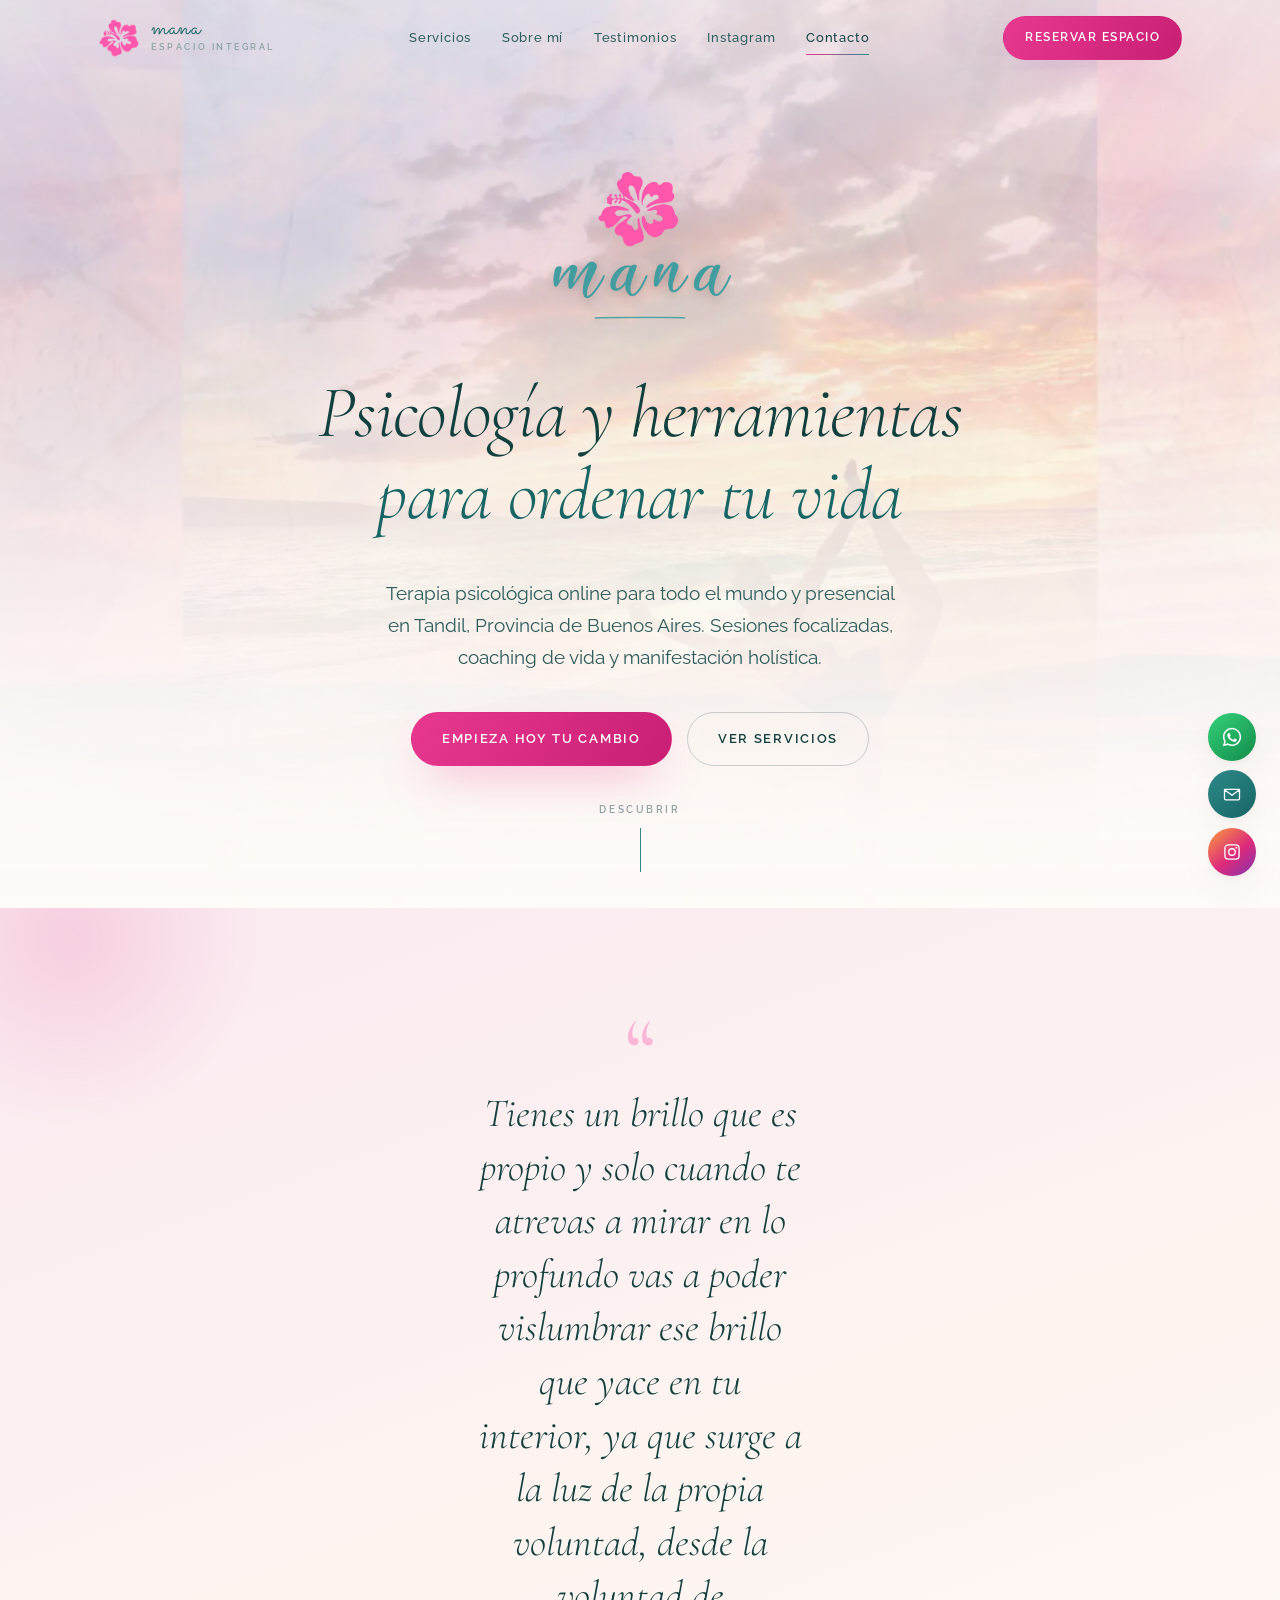
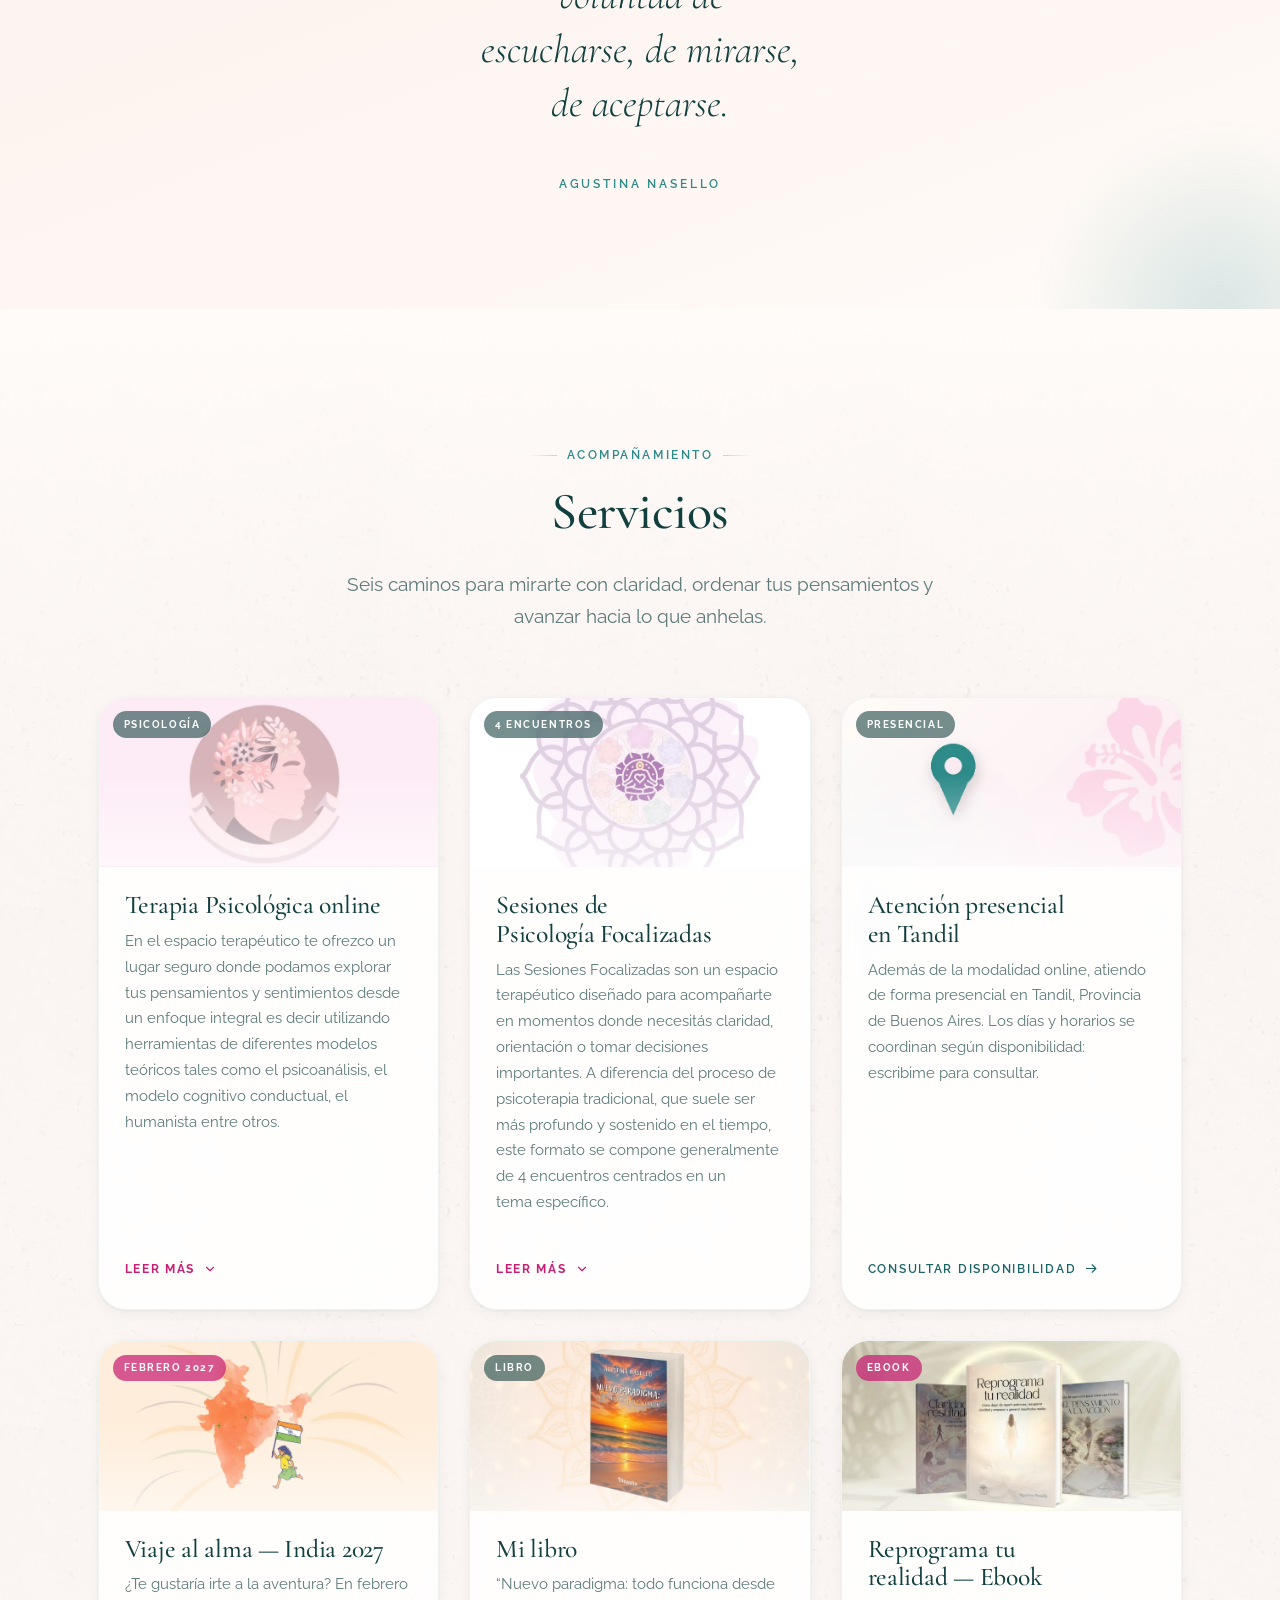
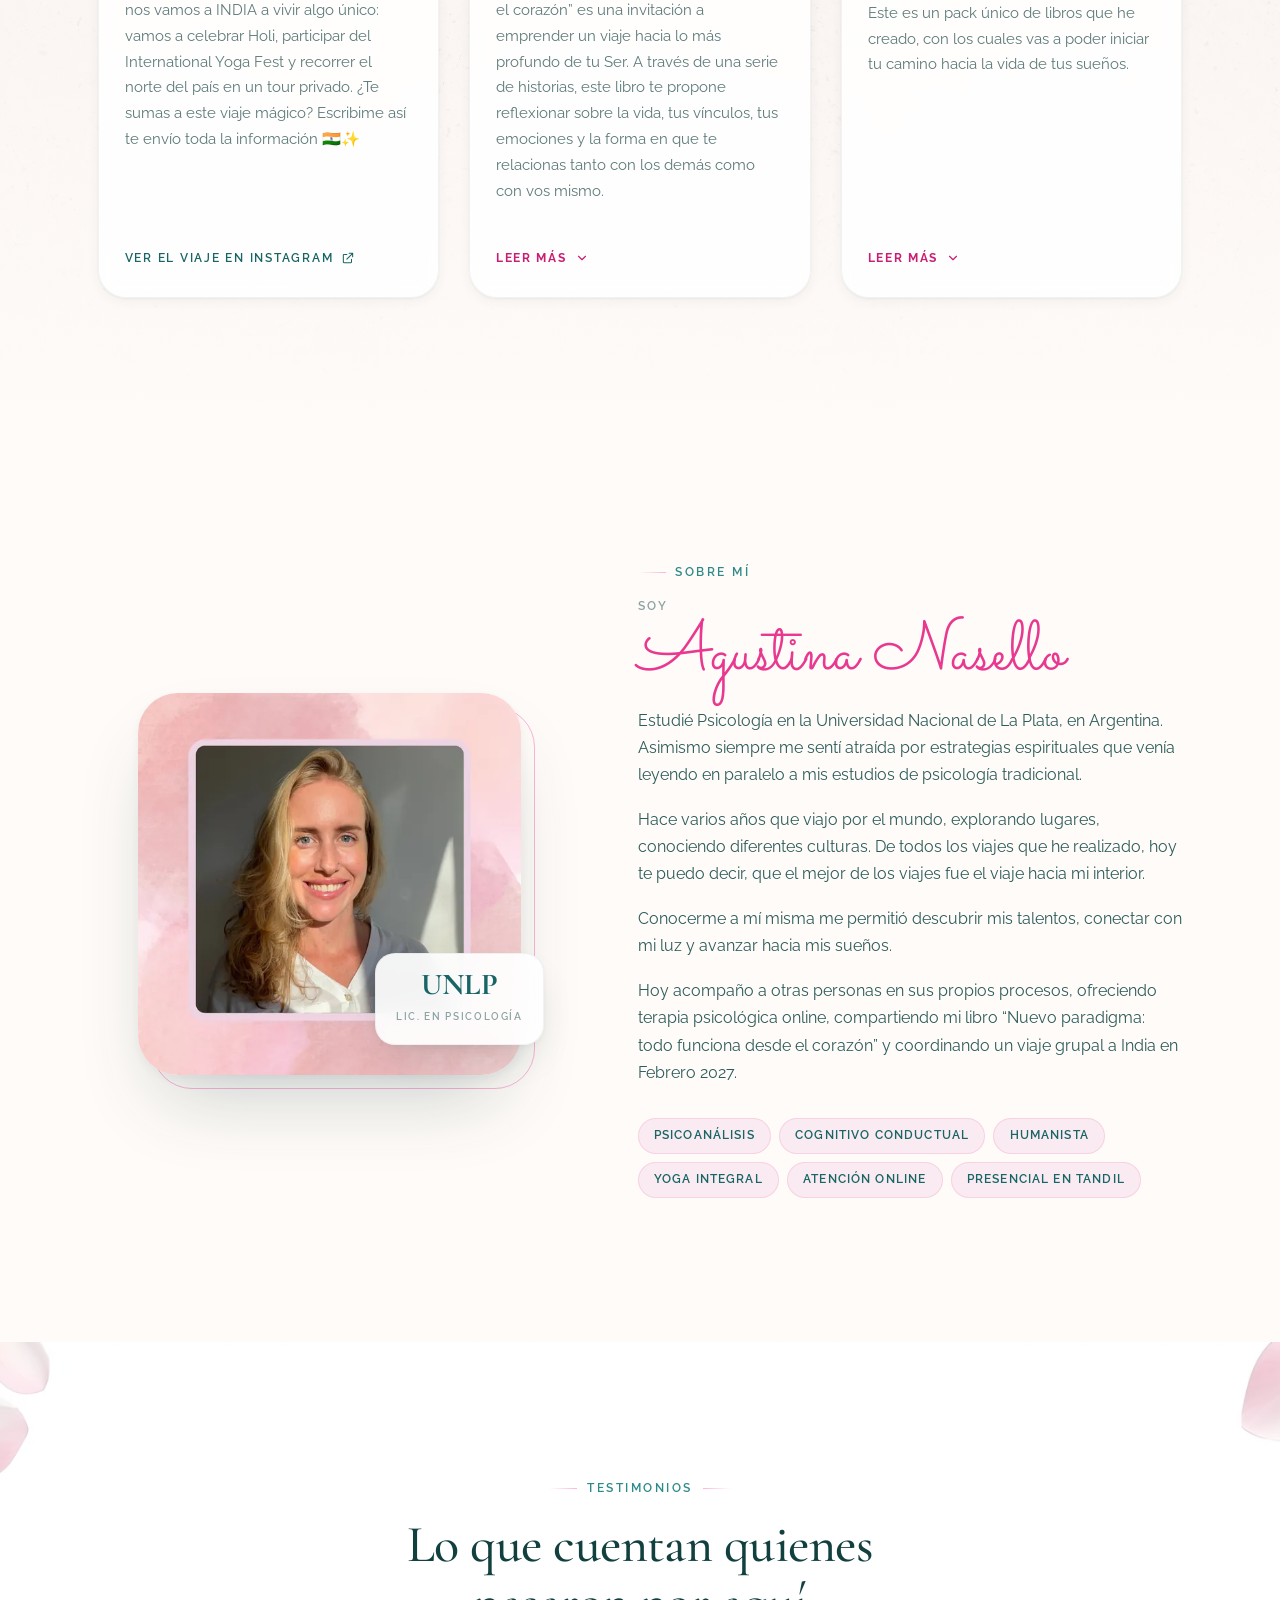
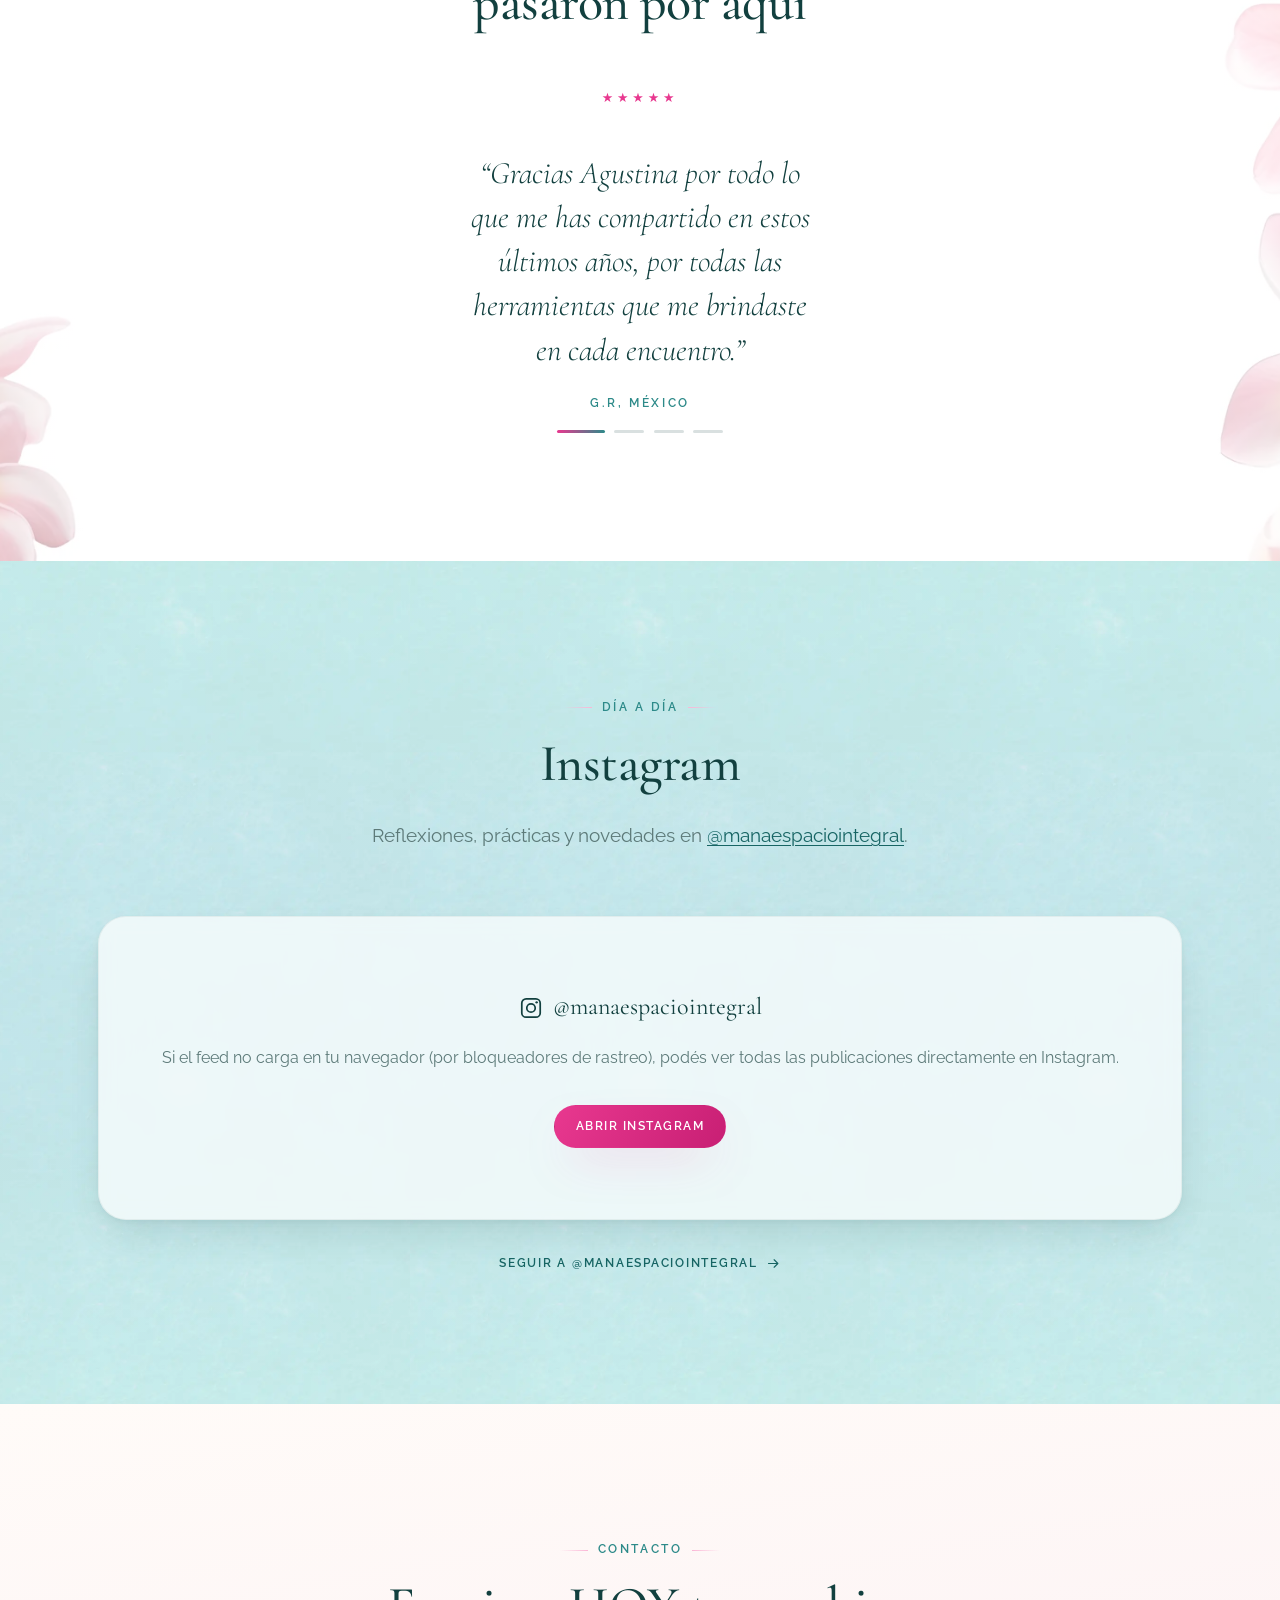
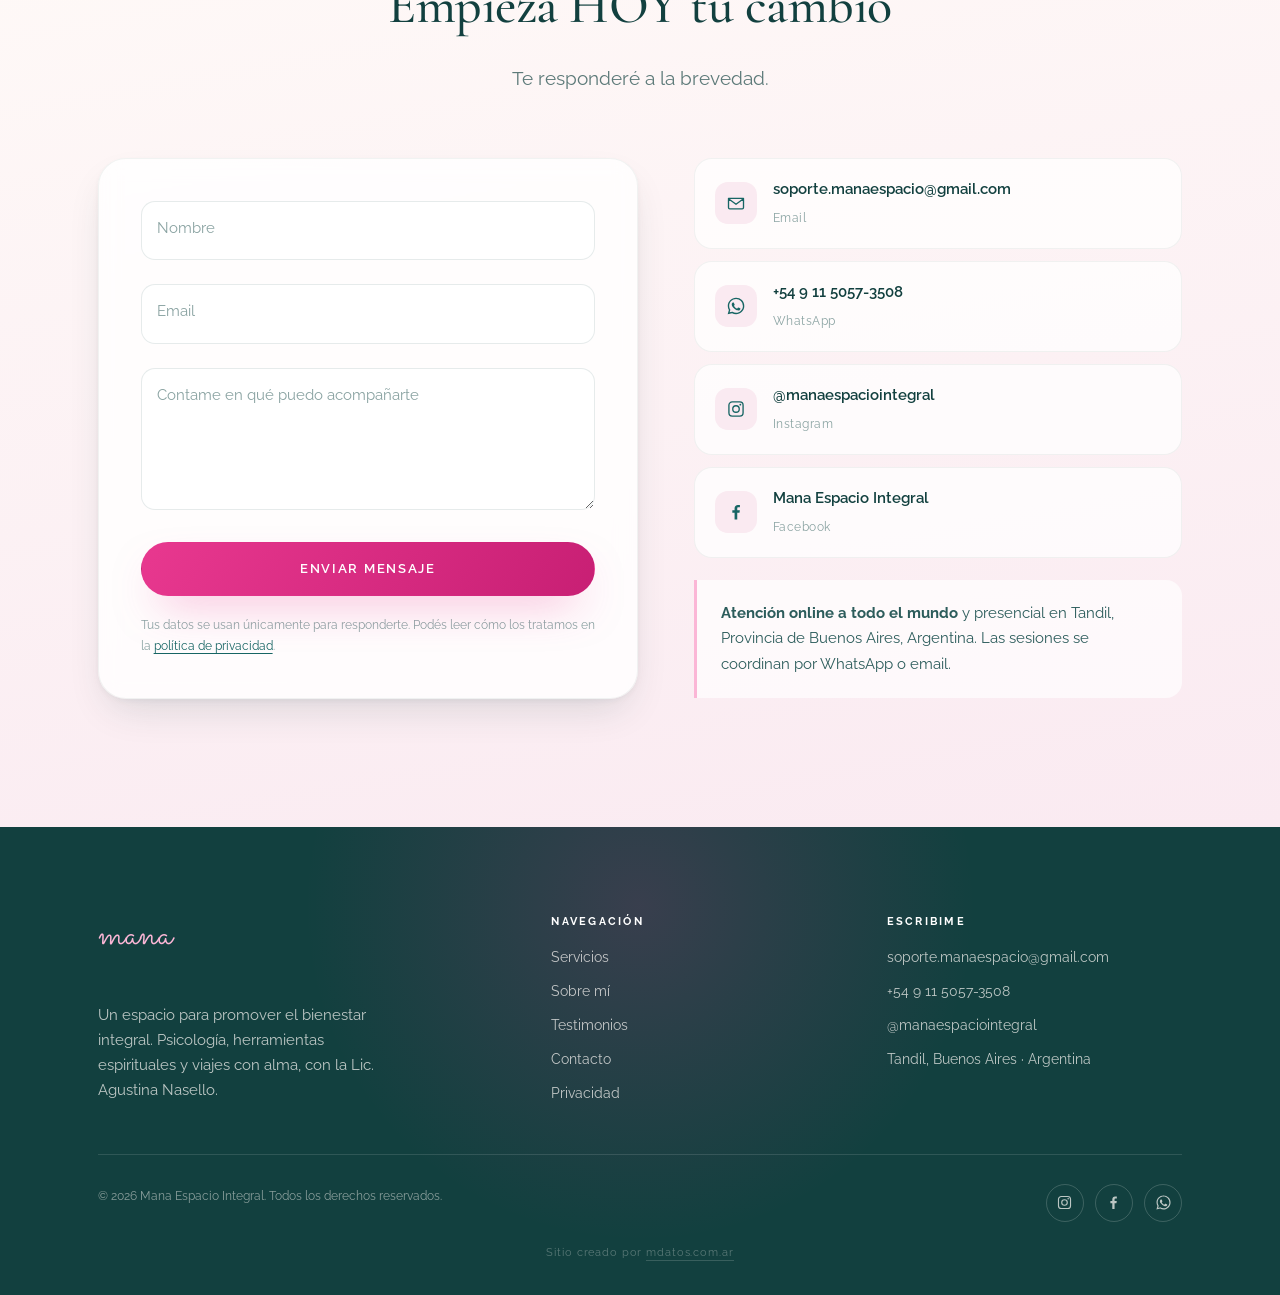
<file: index.html>
<!DOCTYPE html>
<html lang="es">
<head>
<meta charset="UTF-8" />
<meta name="viewport" content="width=device-width, initial-scale=1, viewport-fit=cover" />
<title>Mana · Espacio Integral — Psicología online y presencial en Tandil</title>
<meta name="description" content="Terapia psicológica online para todo el mundo y presencial en Tandil, Provincia de Buenos Aires. Sesiones focalizadas, coaching de vida y manifestación holística. Lic. Agustina Nasello." />
<meta name="author" content="Agustina Nasello" />
<meta name="robots" content="index, follow, max-image-preview:large" />
<meta name="theme-color" content="#fffbf8" />
<meta name="keywords" content="agustina nasello, psicologa, argentina, buenos aires, tandil, la plata, brandsen, coaching de vida, terapia psicológica online, autoconocimiento, bienestar emocional, yoga integral, práctica de asanas, meditación guiada, mindfulness, paz interior, chakras, manifestación holística, psicóloga en tandil, terapia presencial tandil" />
<link rel="canonical" href="https://manaespacio.com/" />

<link rel="icon" href="images/favicon.ico" sizes="16x16 32x32 48x48" />
<link rel="icon" type="image/png" sizes="96x96" href="images/favicon-96.png" />
<link rel="apple-touch-icon" sizes="180x180" href="images/apple-touch-icon.png" />
<link rel="manifest" href="site.webmanifest" />

<meta property="og:type" content="website" />
<meta property="og:locale" content="es_AR" />
<meta property="og:site_name" content="Mana · Espacio Integral" />
<meta property="og:url" content="https://manaespacio.com/" />
<meta property="og:title" content="Mana · Espacio Integral — Psicología online y presencial en Tandil" />
<meta property="og:description" content="Un espacio para promover el bienestar integral. Terapia psicológica online, sesiones focalizadas, atención presencial en Tandil, libros y viajes conscientes con la Lic. Agustina Nasello." />
<meta property="og:image" content="https://manaespacio.com/images/og-image.jpg" />
<meta property="og:image:width" content="1200" />
<meta property="og:image:height" content="630" />
<meta name="twitter:card" content="summary_large_image" />
<meta name="twitter:title" content="Mana · Espacio Integral" />
<meta name="twitter:description" content="Terapia psicológica online, sesiones focalizadas, atención presencial en Tandil, libros y viajes conscientes." />
<meta name="twitter:image" content="https://manaespacio.com/images/og-image.jpg" />

<link rel="alternate" type="text/markdown" href="md/index.md" title="Versión markdown para agentes" />
<link rel="sitemap" type="application/xml" href="sitemap.xml" />

<link rel="preconnect" href="https://fonts.googleapis.com" />
<link rel="preconnect" href="https://fonts.gstatic.com" crossorigin />
<link rel="preload" as="image" href="images/hero.webp" fetchpriority="high" />
<link href="https://fonts.googleapis.com/css2?family=Cormorant+Garamond:ital,wght@0,300;0,400;0,500;0,600;1,300;1,400;1,500&family=Raleway:wght@300;400;500;600;700&family=Sacramento&display=swap" rel="stylesheet" />
<link rel="stylesheet" href="assets/css/styles.css" />

<script type="application/ld+json">
{
  "@context": "https://schema.org",
  "@graph": [
    {
      "@type": ["Organization", "ProfessionalService", "HealthAndBeautyBusiness"],
      "@id": "https://manaespacio.com/#organization",
      "name": "Mana · Espacio Integral",
      "alternateName": "Mana Espacio Integral",
      "legalName": "Mana Espacio Integral",
      "url": "https://manaespacio.com/",
      "logo": {
        "@type": "ImageObject",
        "url": "https://manaespacio.com/images/logo.webp",
        "width": 420,
        "height": 420
      },
      "image": "https://manaespacio.com/images/og-image.jpg",
      "description": "Espacio de psicología y bienestar integral dirigido por la Lic. Agustina Nasello. Terapia psicológica online, sesiones focalizadas, atención presencial en Tandil, libros y viajes conscientes.",
      "slogan": "Un espacio para promover el bienestar integral",
      "email": "soporte.manaespacio@gmail.com",
      "telephone": "+54-9-11-5057-3508",
      "priceRange": "$$",
      "currenciesAccepted": "ARS, USD",
      "address": {
        "@type": "PostalAddress",
        "addressLocality": "Tandil",
        "addressRegion": "Buenos Aires",
        "postalCode": "7000",
        "addressCountry": "AR"
      },
      "contactPoint": [
        {
          "@type": "ContactPoint",
          "contactType": "customer support",
          "name": "Consultas y turnos",
          "email": "soporte.manaespacio@gmail.com",
          "telephone": "+54-9-11-5057-3508",
          "availableLanguage": ["es", "Spanish"],
          "areaServed": "Worldwide"
        },
        {
          "@type": "ContactPoint",
          "contactType": "sales",
          "name": "Viajes grupales y talleres",
          "email": "soporte.manaespacio@gmail.com",
          "telephone": "+54-9-11-5057-3508",
          "availableLanguage": ["es", "Spanish"],
          "areaServed": "Worldwide"
        }
      ],
      "founder": { "@id": "https://manaespacio.com/#agustina" },
      "areaServed": { "@type": "Place", "name": "Atención online a todo el mundo" },
      "sameAs": [
        "https://www.instagram.com/manaespaciointegral/",
        "https://www.facebook.com/profile.php?id=61576437737966"
      ]
    },
    {
      "@type": "Person",
      "@id": "https://manaespacio.com/#agustina",
      "name": "Agustina Nasello",
      "givenName": "Agustina",
      "familyName": "Nasello",
      "honorificPrefix": "Lic.",
      "jobTitle": "Licenciada en Psicología",
      "image": "https://manaespacio.com/images/agustina.webp",
      "url": "https://manaespacio.com/about",
      "email": "soporte.manaespacio@gmail.com",
      "worksFor": { "@id": "https://manaespacio.com/#organization" },
      "alumniOf": {
        "@type": "CollegeOrUniversity",
        "name": "Universidad Nacional de La Plata",
        "address": {
          "@type": "PostalAddress",
          "addressLocality": "La Plata",
          "addressRegion": "Buenos Aires",
          "addressCountry": "AR"
        }
      },
      "knowsAbout": [
        "Psicoanálisis",
        "Terapia cognitivo conductual",
        "Psicología humanista",
        "Yoga integral",
        "Manifestación holística"
      ],
      "sameAs": ["https://www.instagram.com/manaespaciointegral/"]
    },
    {
      "@type": "WebSite",
      "@id": "https://manaespacio.com/#website",
      "url": "https://manaespacio.com/",
      "name": "Mana · Espacio Integral",
      "inLanguage": "es",
      "publisher": { "@id": "https://manaespacio.com/#organization" }
    },
    {
      "@type": "WebPage",
      "@id": "https://manaespacio.com/#webpage",
      "url": "https://manaespacio.com/",
      "name": "Mana · Espacio Integral",
      "isPartOf": { "@id": "https://manaespacio.com/#website" },
      "about": { "@id": "https://manaespacio.com/#organization" },
      "primaryImageOfPage": "https://manaespacio.com/images/og-image.jpg",
      "inLanguage": "es"
    }
  ]
}
</script>
</head>

<body>
<a class="skip-link" href="#main">Saltar al contenido</a>
<div class="scroll-bar" aria-hidden="true"></div>

<svg width="0" height="0" style="position:absolute" aria-hidden="true" focusable="false">
  <defs>
    <symbol id="i-wa" viewBox="0 0 24 24"><path fill="currentColor" d="M12.04 2C6.58 2 2.13 6.45 2.13 11.91c0 1.75.46 3.45 1.32 4.95L2 22l5.25-1.38a9.87 9.87 0 0 0 4.79 1.22h.01c5.46 0 9.91-4.45 9.91-9.91 0-2.65-1.03-5.14-2.9-7.01A9.82 9.82 0 0 0 12.04 2m0 1.67c2.2 0 4.27.86 5.83 2.42a8.2 8.2 0 0 1 2.41 5.82c0 4.54-3.7 8.24-8.25 8.24a8.2 8.2 0 0 1-4.19-1.15l-.3-.18-3.12.82.83-3.04-.2-.31a8.18 8.18 0 0 1-1.26-4.38c0-4.54 3.7-8.24 8.25-8.24m-3.6 4.1c-.17 0-.44.06-.67.31s-.89.87-.89 2.12.91 2.46 1.04 2.63 1.79 2.74 4.35 3.83c.61.26 1.08.42 1.45.54.61.19 1.17.17 1.61.1.49-.07 1.5-.61 1.72-1.21s.21-1.1.15-1.21-.23-.17-.48-.29-1.5-.74-1.73-.83-.4-.12-.57.12-.65.83-.8 1-.3.19-.55.06-1.06-.39-2.02-1.24c-.75-.67-1.25-1.49-1.4-1.74s-.02-.39.11-.51c.11-.11.25-.29.37-.44s.17-.25.25-.41.04-.31-.02-.44-.57-1.37-.78-1.87c-.2-.48-.41-.42-.57-.43z"/></symbol>
    <symbol id="i-mail" viewBox="0 0 24 24"><path fill="none" stroke="currentColor" stroke-width="1.6" stroke-linecap="round" stroke-linejoin="round" d="M3 6.5h18v11a1.5 1.5 0 0 1-1.5 1.5h-15A1.5 1.5 0 0 1 3 17.5zM3 7l9 6.5L21 7"/></symbol>
    <symbol id="i-ig" viewBox="0 0 24 24"><path fill="none" stroke="currentColor" stroke-width="1.6" d="M7.5 3.5h9a4 4 0 0 1 4 4v9a4 4 0 0 1-4 4h-9a4 4 0 0 1-4-4v-9a4 4 0 0 1 4-4Z"/><circle cx="12" cy="12" r="3.9" fill="none" stroke="currentColor" stroke-width="1.6"/><circle cx="17.2" cy="6.8" r="1.1" fill="currentColor"/></symbol>
    <symbol id="i-fb" viewBox="0 0 24 24"><path fill="currentColor" d="M13.5 21v-8h2.7l.4-3.1h-3.1V7.9c0-.9.25-1.5 1.55-1.5h1.65V3.63A22 22 0 0 0 14.3 3.5c-2.38 0-4 1.45-4 4.12V9.9H7.6V13h2.7v8z"/></symbol>
    <symbol id="i-arrow" viewBox="0 0 24 24"><path fill="none" stroke="currentColor" stroke-width="1.8" stroke-linecap="round" stroke-linejoin="round" d="M4 12h15m-6-6 6 6-6 6"/></symbol>
    <symbol id="i-chev" viewBox="0 0 24 24"><path fill="none" stroke="currentColor" stroke-width="2" stroke-linecap="round" stroke-linejoin="round" d="m6 9 6 6 6-6"/></symbol>
    <symbol id="i-ext" viewBox="0 0 24 24"><path fill="none" stroke="currentColor" stroke-width="1.8" stroke-linecap="round" stroke-linejoin="round" d="M14 4h6v6m0-6L10 14M18 14v5a1 1 0 0 1-1 1H5a1 1 0 0 1-1-1V7a1 1 0 0 1 1-1h5"/></symbol>
  </defs>
</svg>

<header class="site-header">
  <div class="header-inner">
    <a class="brand" href="./" aria-label="Mana Espacio Integral — inicio">
      <img src="images/mana-flor.webp" width="400" height="400" alt="" />
      <span class="brand-name"><b>mana</b><span>Espacio Integral</span></span>
    </a>

    <nav class="nav" id="nav" aria-label="Navegación principal">
      <a href="#servicios">Servicios</a>
      <a href="#sobre-mi">Sobre mí</a>
      <a href="#testimonios">Testimonios</a>
      <a href="#instagram">Instagram</a>
      <a href="#contacto">Contacto</a>
      <a class="btn btn--pink btn--sm" href="https://wa.link/99ufp4" target="_blank" rel="noopener">Escribime</a>
    </nav>

    <a class="btn btn--pink btn--sm header-cta" href="#contacto" data-magnetic>Reservar espacio</a>

    <button class="nav-toggle" type="button" aria-expanded="false" aria-controls="nav" aria-label="Abrir menú">
      <span></span>
    </button>
  </div>
</header>
<div class="nav-scrim" aria-hidden="true"></div>

<main id="main">

  <!-- ============ HERO ============ -->
  <section class="hero" id="inicio">
    <div class="hero-bg" aria-hidden="true"></div>
    <div class="petals" aria-hidden="true"></div>

    <div class="wrap hero-content">
      <img class="hero-mark" src="images/mana-firma.webp" width="720" height="720"
           alt="Mana Espacio Integral" fetchpriority="high" />
      <h1>Psicología y herramientas<br /><em>para ordenar tu vida</em></h1>
      <p class="hero-sub">
        Terapia psicológica online para todo el mundo y presencial en Tandil,
        Provincia de Buenos Aires. Sesiones focalizadas, coaching de vida y
        manifestación holística.
      </p>
      <div class="hero-actions">
        <a class="btn btn--pink" href="#contacto" data-magnetic>Empieza hoy tu cambio</a>
        <a class="btn btn--ghost" href="#servicios">Ver servicios</a>
      </div>
    </div>

    <a class="hero-scroll" href="#brillo" aria-label="Desplazarse hacia abajo">
      <span>Descubrir</span><i aria-hidden="true"></i>
    </a>
  </section>

  <!-- ============ CITA ============ -->
  <section class="quote" id="brillo">
    <div class="wrap narrow">
      <span class="quote-mark" aria-hidden="true">&ldquo;</span>
      <blockquote>
        <p data-words>Tienes un brillo que es propio y solo cuando te atrevas a mirar en lo profundo vas a poder vislumbrar ese brillo que yace en tu interior, ya que surge a la luz de la propia voluntad, desde la voluntad de escucharse, de mirarse, de aceptarse.</p>
        <cite>Agustina Nasello</cite>
      </blockquote>
    </div>
  </section>

  <!-- ============ SERVICIOS ============ -->
  <section class="section services" id="servicios">
    <div class="wrap">
      <div class="section-head section-head--center" data-reveal>
        <p class="eyebrow eyebrow--center">Acompañamiento</p>
        <h2>Servicios</h2>
        <p class="lede">Seis caminos para mirarte con claridad, ordenar tus pensamientos y avanzar hacia lo que anhelas.</p>
      </div>

      <div class="cards" data-stagger="80">

        <article class="card" data-reveal>
          <div class="card-media">
            <span class="card-tag">Psicología</span>
            <img src="images/terapiaonline.webp" width="800" height="400" loading="lazy" alt="Terapia Psicológica online" />
          </div>
          <div class="card-body">
            <h3>Terapia Psicológica online</h3>
            <p class="card-summary">En el espacio terapéutico te ofrezco un lugar seguro donde podamos explorar tus pensamientos y sentimientos desde un enfoque integral es decir utilizando herramientas de diferentes modelos teóricos tales como el psicoanálisis, el modelo cognitivo conductual, el humanista entre otros.</p>
            <div class="card-more" id="more-terapia"><div>
              <p>El psicoanálisis por su parte busca explorar el inconsciente, trabaja sobre tu historia y como influye en tu presente. El modelo cognitivo conductual se enfoca de manera focalizada sobre situaciones específicas y el modelo humanista se centra en la comprensión y el desarrollo del potencial humano promoviendo la auto exploración y el crecimiento personal.</p>
              <p>En las primeras sesiones podremos plantear los objetivos que te gustaría alcanzar, esto nos permitirá establecer una dirección clara para el proceso terapéutico. Cada persona es única por lo que focalizo el enfoque según preocupaciones específicas, necesidades y objetivos planteados. ¡Me encantaría acompañarte en tu proceso!</p>
            </div></div>
            <div class="card-actions">
              <button class="card-toggle" type="button" aria-expanded="false" aria-controls="more-terapia">
                <span class="label-open">Leer más</span><span class="label-close">Leer menos</span>
                <svg width="14" height="14" aria-hidden="true"><use href="#i-chev"/></svg>
              </button>
            </div>
          </div>
        </article>

        <article class="card" data-reveal>
          <div class="card-media">
            <span class="card-tag">4 encuentros</span>
            <img src="images/focalizadas.webp" width="800" height="400" loading="lazy" alt="Sesiones de Psicología Focalizadas" />
          </div>
          <div class="card-body">
            <h3>Sesiones de Psicología Focalizadas</h3>
            <p class="card-summary">Las Sesiones Focalizadas son un espacio terapéutico diseñado para acompañarte en momentos donde necesitás claridad, orientación o tomar decisiones importantes. A diferencia del proceso de psicoterapia tradicional, que suele ser más profundo y sostenido en el tiempo, este formato se compone generalmente de 4 encuentros centrados en un tema específico.</p>
            <div class="card-more" id="more-focalizadas"><div>
              <p>Están recomendadas para situaciones como:</p>
              <ul>
                <li>Dilemas personales o laborales</li>
                <li>Decisiones importantes (cambios de rumbo, relaciones, proyectos)</li>
                <li>Momentos de crisis o transición</li>
                <li>Necesidad de mirar una situación desde otra perspectiva</li>
              </ul>
              <p>Trabajamos con herramientas de la psicología tradicional (psicoanálisis, enfoque cognitivo-conductual), pero con una mirada más enfocada, práctica y orientada a objetivos concretos. Es un espacio breve, pero profundo. Te acompaño a mirar con claridad, ordenar tus pensamientos y conectar con tus propios recursos para avanzar.</p>
            </div></div>
            <div class="card-actions">
              <button class="card-toggle" type="button" aria-expanded="false" aria-controls="more-focalizadas">
                <span class="label-open">Leer más</span><span class="label-close">Leer menos</span>
                <svg width="14" height="14" aria-hidden="true"><use href="#i-chev"/></svg>
              </button>
            </div>
          </div>
        </article>

        <article class="card" data-reveal>
          <div class="card-media">
            <span class="card-tag">Presencial</span>
            <img src="images/presencial.webp" width="800" height="400" loading="lazy" alt="Atención presencial en Tandil, Provincia de Buenos Aires" />
          </div>
          <div class="card-body">
            <h3>Atención presencial en Tandil</h3>
            <p class="card-summary">Además de la modalidad online, atiendo de forma presencial en Tandil, Provincia de Buenos Aires. Los días y horarios se coordinan según disponibilidad: escribime para consultar.</p>
            <div class="card-actions">
              <a class="link-arrow" href="#contacto">
                Consultar disponibilidad
                <svg width="15" height="15" aria-hidden="true"><use href="#i-arrow"/></svg>
              </a>
            </div>
          </div>
        </article>

        <article class="card" data-reveal>
          <div class="card-media">
            <span class="card-tag card-tag--pink">Febrero 2027</span>
            <img src="images/india.webp" width="800" height="400" loading="lazy" alt="Viaje al alma — India 2027" />
          </div>
          <div class="card-body">
            <h3>Viaje al alma — India 2027</h3>
            <p class="card-summary">¿Te gustaría irte a la aventura? En febrero nos vamos a INDIA a vivir algo único: vamos a celebrar Holi, participar del International Yoga Fest y recorrer el norte del país en un tour privado. ¿Te sumas a este viaje mágico? Escribime así te envío toda la información 🇮🇳✨</p>
            <div class="card-actions">
              <a class="link-arrow" href="https://www.instagram.com/viajealalma.travel/" target="_blank" rel="noopener noreferrer">
                Ver el viaje en Instagram
                <svg width="14" height="14" aria-hidden="true"><use href="#i-ext"/></svg>
              </a>
            </div>
          </div>
        </article>

        <article class="card" data-reveal>
          <div class="card-media">
            <span class="card-tag">Libro</span>
            <img src="images/milibro.webp" width="800" height="400" loading="lazy" alt="Nuevo paradigma: todo funciona desde el corazón" />
          </div>
          <div class="card-body">
            <h3>Mi libro</h3>
            <p class="card-summary">“Nuevo paradigma: todo funciona desde el corazón” es una invitación a emprender un viaje hacia lo más profundo de tu Ser. A través de una serie de historias, este libro te propone reflexionar sobre la vida, tus vínculos, tus emociones y la forma en que te relacionas tanto con los demás como con vos mismo.</p>
            <div class="card-more" id="more-libro"><div>
              <p>En cada relato encontrarás un mensaje profundo dirigido directamente a tu alma. Puedes acceder al libro en su formato físico o ebook. ¡Escríbeme para enviarte el link de acceso! ✨</p>
            </div></div>
            <div class="card-actions">
              <button class="card-toggle" type="button" aria-expanded="false" aria-controls="more-libro">
                <span class="label-open">Leer más</span><span class="label-close">Leer menos</span>
                <svg width="14" height="14" aria-hidden="true"><use href="#i-chev"/></svg>
              </button>
            </div>
          </div>
        </article>

        <article class="card" data-reveal>
          <div class="card-media">
            <span class="card-tag card-tag--pink">Ebook</span>
            <img src="images/reprograma.webp" width="800" height="400" loading="lazy" alt="Reprograma tu realidad — pack de ebooks" />
          </div>
          <div class="card-body">
            <h3>Reprograma tu realidad — Ebook</h3>
            <p class="card-summary">Este es un pack único de libros que he creado, con los cuales vas a poder iniciar tu camino hacia la vida de tus sueños.</p>
            <div class="card-more" id="more-reprograma"><div>
              <p>El libro Reprograma tu mente, viene acompañado de una guía "Claridad y resultados" y un libro de ejercicios para aplicar lo aprendido "Del pensamiento a la acción". ¡Escríbeme para enviarte el link de acceso! ✨</p>
            </div></div>
            <div class="card-actions">
              <button class="card-toggle" type="button" aria-expanded="false" aria-controls="more-reprograma">
                <span class="label-open">Leer más</span><span class="label-close">Leer menos</span>
                <svg width="14" height="14" aria-hidden="true"><use href="#i-chev"/></svg>
              </button>
            </div>
          </div>
        </article>

      </div>
    </div>
  </section>

  <!-- ============ SOBRE MÍ ============ -->
  <section class="section about" id="sobre-mi">
    <div class="wrap">
      <div class="about-grid">
        <figure class="about-figure" data-reveal="left">
          <img src="images/agustina.webp"
               srcset="images/agustina-sm.webp 560w, images/agustina.webp 960w"
               sizes="(max-width: 1040px) 90vw, 40vw"
               width="960" height="960" loading="lazy"
               alt="Agustina Nasello, licenciada en Psicología" />
          <figcaption class="about-badge">
            <b>UNLP</b><span>Lic. en Psicología</span>
          </figcaption>
        </figure>

        <div data-stagger="110">
          <p class="eyebrow" data-reveal="right">Sobre mí</p>
          <h2 class="about-title" data-reveal="right">
            <span class="soy">Soy</span>
            <span class="about-name">Agustina Nasello</span>
          </h2>
          <div data-reveal="right">
            <p>Estudié Psicología en la Universidad Nacional de La Plata, en Argentina. Asimismo siempre me sentí atraída por estrategias espirituales que venía leyendo en paralelo a mis estudios de psicología tradicional.</p>
            <p>Hace varios años que viajo por el mundo, explorando lugares, conociendo diferentes culturas. De todos los viajes que he realizado, hoy te puedo decir, que el mejor de los viajes fue el viaje hacia mi interior.</p>
            <p>Conocerme a mí misma me permitió descubrir mis talentos, conectar con mi luz y avanzar hacia mis sueños.</p>
            <p>Hoy acompaño a otras personas en sus propios procesos, ofreciendo terapia psicológica online, compartiendo mi libro “Nuevo paradigma: todo funciona desde el corazón” y coordinando un viaje grupal a India en Febrero 2027.</p>
          </div>
          <ul class="chips" data-reveal="right">
            <li>Psicoanálisis</li><li>Cognitivo conductual</li><li>Humanista</li>
            <li>Yoga integral</li><li>Atención online</li><li>Presencial en Tandil</li>
          </ul>
        </div>
      </div>
    </div>
  </section>

  <!-- ============ TESTIMONIOS ============ -->
  <section class="section testimonials" id="testimonios">
    <div class="wrap">
      <div class="section-head section-head--center" data-reveal>
        <p class="eyebrow eyebrow--center">Testimonios</p>
        <h2>Lo que cuentan quienes pasaron por aquí</h2>
      </div>

      <div class="t-stage" role="region" aria-roledescription="carrusel" aria-label="Testimonios">
        <figure class="t-slide is-active">
          <div class="t-stars" aria-hidden="true">★★★★★</div>
          <blockquote><p>“Gracias Agustina por todo lo que me has compartido en estos últimos años, por todas las herramientas que me brindaste en cada encuentro.”</p></blockquote>
          <figcaption><cite>G.R, México</cite></figcaption>
        </figure>
        <figure class="t-slide">
          <div class="t-stars" aria-hidden="true">★★★★★</div>
          <blockquote><p>“Muy contenta de haberte conocido, y de tener este espacio para explorar mi interior y avanzar hacia mis sueños.”</p></blockquote>
          <figcaption><cite>P.M, Estados Unidos</cite></figcaption>
        </figure>
        <figure class="t-slide">
          <div class="t-stars" aria-hidden="true">★★★★★</div>
          <blockquote><p>“Recomiendo este espacio de sanación y expansion del alma, gracias de corazón.”</p></blockquote>
          <figcaption><cite>J.P, Argentina</cite></figcaption>
        </figure>
        <figure class="t-slide">
          <div class="t-stars" aria-hidden="true">★★★★★</div>
          <blockquote><p>“Muy agradecido por el apoyo que me has brindado, por este espacio para mí, para crecer como persona y sentirme mejor cada día.”</p></blockquote>
          <figcaption><cite>J.M, México</cite></figcaption>
        </figure>
      </div>

      <div class="t-dots" role="tablist" aria-label="Elegir testimonio">
        <button type="button" role="tab" aria-selected="true"  aria-label="Testimonio 1"></button>
        <button type="button" role="tab" aria-selected="false" aria-label="Testimonio 2"></button>
        <button type="button" role="tab" aria-selected="false" aria-label="Testimonio 3"></button>
        <button type="button" role="tab" aria-selected="false" aria-label="Testimonio 4"></button>
      </div>
    </div>
  </section>

  <!-- ============ INSTAGRAM ============ -->
  <section class="section instagram" id="instagram">
    <div class="wrap">
      <div class="section-head section-head--center" data-reveal>
        <p class="eyebrow eyebrow--center">Día a día</p>
        <h2>Instagram</h2>
        <p class="lede">
          Reflexiones, prácticas y novedades en
          <a href="https://www.instagram.com/manaespaciointegral/" target="_blank" rel="noopener">@manaespaciointegral</a>.
        </p>
      </div>

      <div class="ig-frame" id="ig-frame" data-reveal="zoom">
        <!-- Feed de Instagram (widget de Fouita, el mismo del sitio actual) -->
        <div data-key="Instagram Feed  " class="ft" id="ft2q99je5h"></div>

        <div class="ig-fallback" id="ig-fallback" hidden>
          <a class="ig-handle" href="https://www.instagram.com/manaespaciointegral/" target="_blank" rel="noopener">
            <svg width="26" height="26" aria-hidden="true"><use href="#i-ig"/></svg>
            @manaespaciointegral
          </a>
          <p>Si el feed no carga en tu navegador (por bloqueadores de rastreo), podés ver todas las publicaciones directamente en Instagram.</p>
          <a class="btn btn--pink btn--sm" href="https://www.instagram.com/manaespaciointegral/" target="_blank" rel="noopener">Abrir Instagram</a>
        </div>
      </div>

      <p style="text-align:center;margin-top:1.8rem" data-reveal>
        <a class="link-arrow" href="https://www.instagram.com/manaespaciointegral/" target="_blank" rel="noopener">
          Seguir a @manaespaciointegral <svg width="15" height="15" aria-hidden="true"><use href="#i-arrow"/></svg>
        </a>
      </p>
    </div>
  </section>

  <!-- ============ CONTACTO ============ -->
  <section class="section contact" id="contacto">
    <div class="wrap">
      <div class="section-head section-head--center" data-reveal>
        <p class="eyebrow eyebrow--center">Contacto</p>
        <h2>Empieza HOY tu cambio</h2>
        <p class="lede">Te responderé a la brevedad.</p>
      </div>

      <div class="contact-grid">
        <div class="form-card" data-reveal="left">
          <form action="https://formsubmit.co/soporte.manaespacio@gmail.com" method="POST">
            <div class="field">
              <input type="text" id="name" name="name" placeholder=" " autocomplete="name" required />
              <label for="name">Nombre</label>
            </div>
            <div class="field">
              <input type="email" id="email" name="email" placeholder=" " autocomplete="email" required />
              <label for="email">Email</label>
            </div>
            <div class="field">
              <textarea id="message" name="message" placeholder=" " required></textarea>
              <label for="message">Contame en qué puedo acompañarte</label>
            </div>

            <input type="hidden" name="_subject" value="Nueva consulta desde manaespacio.com" />
            <input type="hidden" name="_next" value="https://manaespacio.com/gracias" />
            <input type="hidden" name="_template" value="table" />
            <input type="text" name="_honey" style="display:none" tabindex="-1" autocomplete="off" aria-hidden="true" />

            <button class="btn btn--pink" type="submit" style="width:100%" data-magnetic>Enviar mensaje</button>
            <p class="form-note">Tus datos se usan únicamente para responderte. Podés leer cómo los tratamos en la <a href="privacy/">política de privacidad</a>.</p>
          </form>
        </div>

        <div data-reveal="right">
          <ul class="contact-list">
            <li><a href="mailto:soporte.manaespacio@gmail.com">
              <span class="ci-icon"><svg width="20" height="20" aria-hidden="true"><use href="#i-mail"/></svg></span>
              <span><b>soporte.manaespacio@gmail.com</b><small>Email</small></span>
            </a></li>
            <li><a href="https://wa.link/99ufp4" target="_blank" rel="noopener">
              <span class="ci-icon"><svg width="20" height="20" aria-hidden="true"><use href="#i-wa"/></svg></span>
              <span><b>+54 9 11 5057-3508</b><small>WhatsApp</small></span>
            </a></li>
            <li><a href="https://www.instagram.com/manaespaciointegral/" target="_blank" rel="noopener">
              <span class="ci-icon"><svg width="20" height="20" aria-hidden="true"><use href="#i-ig"/></svg></span>
              <span><b>@manaespaciointegral</b><small>Instagram</small></span>
            </a></li>
            <li><a href="https://www.facebook.com/profile.php?id=61576437737966" target="_blank" rel="noopener">
              <span class="ci-icon"><svg width="20" height="20" aria-hidden="true"><use href="#i-fb"/></svg></span>
              <span><b>Mana Espacio Integral</b><small>Facebook</small></span>
            </a></li>
          </ul>

          <div class="callout" style="background:rgba(255,255,255,.7);border-left:3px solid var(--pink-soft);border-radius:0 16px 16px 0;padding:1.3rem 1.5rem;margin-top:1.4rem;font-size:.94rem">
            <p><strong>Atención online a todo el mundo</strong> y presencial en Tandil, Provincia de Buenos Aires, Argentina. Las sesiones se coordinan por WhatsApp o email.</p>
          </div>
        </div>
      </div>
    </div>
  </section>
</main>

<div class="dock" aria-label="Contacto rápido">
  <a class="wa" href="https://wa.link/99ufp4" target="_blank" rel="noopener" aria-label="Escribir por WhatsApp"><svg width="22" height="22" aria-hidden="true"><use href="#i-wa"/></svg></a>
  <a class="em" href="mailto:soporte.manaespacio@gmail.com" aria-label="Enviar un email"><svg width="20" height="20" aria-hidden="true"><use href="#i-mail"/></svg></a>
  <a class="ig" href="https://www.instagram.com/manaespaciointegral/" target="_blank" rel="noopener" aria-label="Ir a Instagram"><svg width="20" height="20" aria-hidden="true"><use href="#i-ig"/></svg></a>
</div>

<footer class="site-footer">
  <div class="wrap">
    <div class="footer-grid">
      <div class="footer-brand">
        <p class="script">mana</p>
        <p>Un espacio para promover el bienestar integral. Psicología, herramientas espirituales y viajes con alma, con la Lic. Agustina Nasello.</p>
      </div>
      <div>
        <h4>Navegación</h4>
        <ul class="footer-links">
          <li><a href="#servicios">Servicios</a></li>
          <li><a href="about/">Sobre mí</a></li>
          <li><a href="#testimonios">Testimonios</a></li>
          <li><a href="contact/">Contacto</a></li>
          <li><a href="privacy/">Privacidad</a></li>
        </ul>
      </div>
      <div>
        <h4>Escribime</h4>
        <ul class="footer-links">
          <li><a href="mailto:soporte.manaespacio@gmail.com">soporte.manaespacio@gmail.com</a></li>
          <li><a href="https://wa.link/99ufp4" target="_blank" rel="noopener">+54 9 11 5057-3508</a></li>
          <li><a href="https://www.instagram.com/manaespaciointegral/" target="_blank" rel="noopener">@manaespaciointegral</a></li>
          <li>Tandil, Buenos Aires · Argentina</li>
        </ul>
      </div>
    </div>

    <div class="footer-bottom">
      <p>© <span data-year>2026</span> Mana Espacio Integral. Todos los derechos reservados.</p>
      <div class="footer-social">
        <a href="https://www.instagram.com/manaespaciointegral/" target="_blank" rel="noopener" aria-label="Instagram"><svg width="17" height="17" aria-hidden="true"><use href="#i-ig"/></svg></a>
        <a href="https://www.facebook.com/profile.php?id=61576437737966" target="_blank" rel="noopener" aria-label="Facebook"><svg width="17" height="17" aria-hidden="true"><use href="#i-fb"/></svg></a>
        <a href="https://wa.link/99ufp4" target="_blank" rel="noopener" aria-label="WhatsApp"><svg width="17" height="17" aria-hidden="true"><use href="#i-wa"/></svg></a>
      </div>
    </div>

    <p class="footer-credit">
      Sitio creado por <a href="https://www.mdatos.com.ar" target="_blank" rel="noopener">mdatos.com.ar</a>
    </p>
  </div>
</footer>

<script src="https://wdg.fouita.com/widgets/0x2d5f67.js" defer></script>
<script src="assets/js/main.js" defer></script>
</body>
</html>
</file>
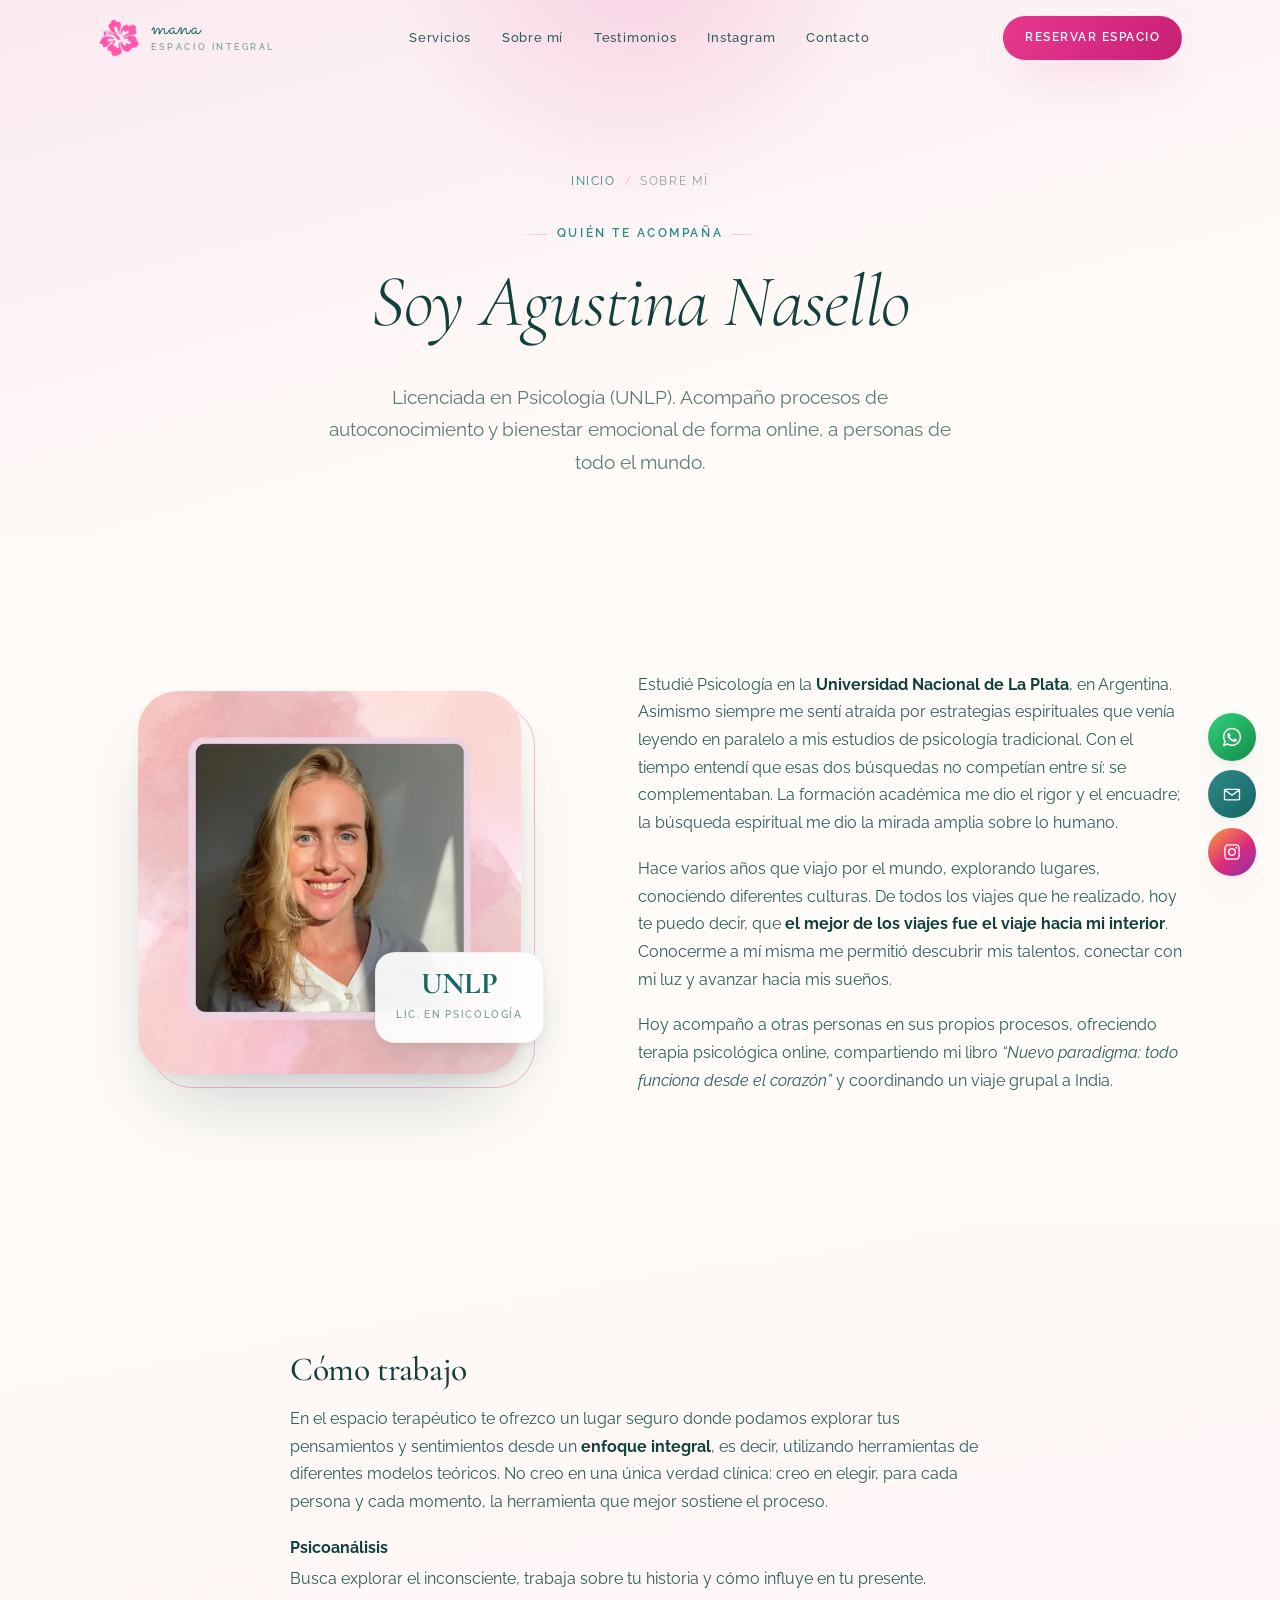
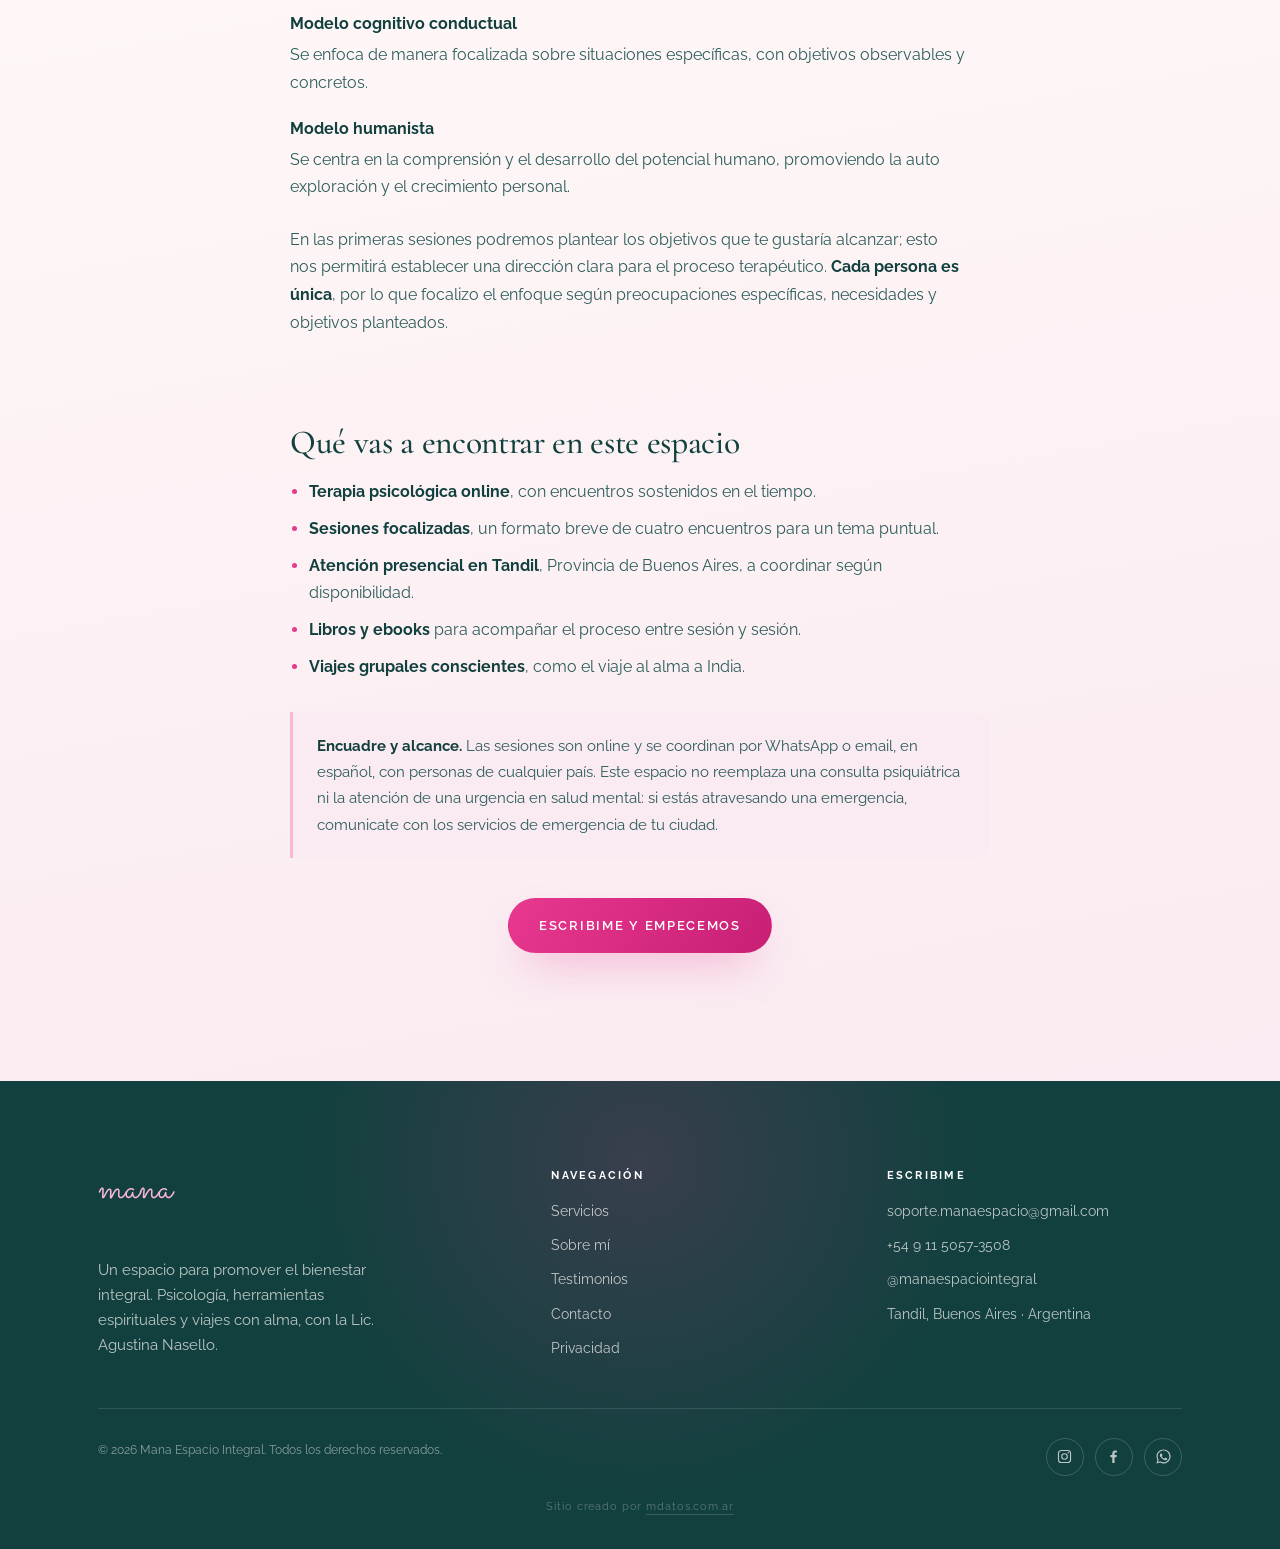
<file: about/index.html>
<!DOCTYPE html>
<html lang="es">
<head>
<meta charset="UTF-8" />
<meta name="viewport" content="width=device-width, initial-scale=1, viewport-fit=cover" />
<title>Sobre mí — Lic. Agustina Nasello | Mana Espacio Integral</title>
<meta name="description" content="Quién está detrás de Mana Espacio Integral: Agustina Nasello, licenciada en Psicología por la UNLP. Formación, enfoque terapéutico integral y cómo trabajo." />
<meta name="robots" content="index, follow, max-image-preview:large" />
<meta name="theme-color" content="#fffbf8" />
<link rel="canonical" href="https://manaespacio.com/about/" />
<link rel="icon" href="../images/favicon.ico" sizes="16x16 32x32 48x48" />
<link rel="icon" type="image/png" sizes="96x96" href="../images/favicon-96.png" />
<link rel="apple-touch-icon" sizes="180x180" href="../images/apple-touch-icon.png" />
<link rel="manifest" href="../site.webmanifest" />
<meta property="og:type" content="article" />
<meta property="og:locale" content="es_AR" />
<meta property="og:site_name" content="Mana · Espacio Integral" />
<meta property="og:title" content="Sobre mí — Lic. Agustina Nasello | Mana Espacio Integral" />
<meta property="og:description" content="Quién está detrás de Mana Espacio Integral: Agustina Nasello, licenciada en Psicología por la UNLP. Formación, enfoque terapéutico integral y cómo trabajo." />
<meta property="og:image" content="https://manaespacio.com/images/og-image.jpg" />
<meta name="twitter:card" content="summary_large_image" />
<link rel="alternate" type="text/markdown" href="../md/about.md" title="Versión markdown para agentes" />
<link rel="sitemap" type="application/xml" href="../sitemap.xml" />
<link rel="preconnect" href="https://fonts.googleapis.com" />
<link rel="preconnect" href="https://fonts.gstatic.com" crossorigin />
<link href="https://fonts.googleapis.com/css2?family=Cormorant+Garamond:ital,wght@0,300;0,400;0,500;0,600;1,300;1,400;1,500&family=Raleway:wght@300;400;500;600;700&family=Sacramento&display=swap" rel="stylesheet" />
<link rel="stylesheet" href="../assets/css/styles.css" />
<script type="application/ld+json">
{
  "@context": "https://schema.org",
  "@type": "AboutPage",
  "url": "https://manaespacio.com/about/",
  "name": "Sobre mí — Lic. Agustina Nasello",
  "inLanguage": "es",
  "isPartOf": { "@id": "https://manaespacio.com/#website" },
  "about": { "@id": "https://manaespacio.com/#agustina" },
  "mainEntity": {
    "@type": "Person",
    "@id": "https://manaespacio.com/#agustina",
    "name": "Agustina Nasello",
    "honorificPrefix": "Lic.",
    "jobTitle": "Licenciada en Psicología",
    "image": "https://manaespacio.com/images/agustina.webp",
    "email": "soporte.manaespacio@gmail.com",
    "telephone": "+54-9-11-5057-3508",
    "worksFor": { "@id": "https://manaespacio.com/#organization" },
    "alumniOf": { "@type": "CollegeOrUniversity", "name": "Universidad Nacional de La Plata" },
    "address": {
      "@type": "PostalAddress",
      "addressLocality": "Tandil",
      "addressRegion": "Buenos Aires",
      "addressCountry": "AR"
    },
    "sameAs": ["https://www.instagram.com/manaespaciointegral/"]
  }
}
</script>
</head>

<body>
<a class="skip-link" href="#main">Saltar al contenido</a>
<div class="scroll-bar" aria-hidden="true"></div>

<svg width="0" height="0" style="position:absolute" aria-hidden="true" focusable="false">
  <defs>
    <symbol id="i-wa" viewBox="0 0 24 24"><path fill="currentColor" d="M12.04 2C6.58 2 2.13 6.45 2.13 11.91c0 1.75.46 3.45 1.32 4.95L2 22l5.25-1.38a9.87 9.87 0 0 0 4.79 1.22h.01c5.46 0 9.91-4.45 9.91-9.91 0-2.65-1.03-5.14-2.9-7.01A9.82 9.82 0 0 0 12.04 2m0 1.67c2.2 0 4.27.86 5.83 2.42a8.2 8.2 0 0 1 2.41 5.82c0 4.54-3.7 8.24-8.25 8.24a8.2 8.2 0 0 1-4.19-1.15l-.3-.18-3.12.82.83-3.04-.2-.31a8.18 8.18 0 0 1-1.26-4.38c0-4.54 3.7-8.24 8.25-8.24m-3.6 4.1c-.17 0-.44.06-.67.31s-.89.87-.89 2.12.91 2.46 1.04 2.63 1.79 2.74 4.35 3.83c.61.26 1.08.42 1.45.54.61.19 1.17.17 1.61.1.49-.07 1.5-.61 1.72-1.21s.21-1.1.15-1.21-.23-.17-.48-.29-1.5-.74-1.73-.83-.4-.12-.57.12-.65.83-.8 1-.3.19-.55.06-1.06-.39-2.02-1.24c-.75-.67-1.25-1.49-1.4-1.74s-.02-.39.11-.51c.11-.11.25-.29.37-.44s.17-.25.25-.41.04-.31-.02-.44-.57-1.37-.78-1.87c-.2-.48-.41-.42-.57-.43z"/></symbol>
    <symbol id="i-mail" viewBox="0 0 24 24"><path fill="none" stroke="currentColor" stroke-width="1.6" stroke-linecap="round" stroke-linejoin="round" d="M3 6.5h18v11a1.5 1.5 0 0 1-1.5 1.5h-15A1.5 1.5 0 0 1 3 17.5zM3 7l9 6.5L21 7"/></symbol>
    <symbol id="i-ig" viewBox="0 0 24 24"><path fill="none" stroke="currentColor" stroke-width="1.6" d="M7.5 3.5h9a4 4 0 0 1 4 4v9a4 4 0 0 1-4 4h-9a4 4 0 0 1-4-4v-9a4 4 0 0 1 4-4Z"/><circle cx="12" cy="12" r="3.9" fill="none" stroke="currentColor" stroke-width="1.6"/><circle cx="17.2" cy="6.8" r="1.1" fill="currentColor"/></symbol>
    <symbol id="i-fb" viewBox="0 0 24 24"><path fill="currentColor" d="M13.5 21v-8h2.7l.4-3.1h-3.1V7.9c0-.9.25-1.5 1.55-1.5h1.65V3.63A22 22 0 0 0 14.3 3.5c-2.38 0-4 1.45-4 4.12V9.9H7.6V13h2.7v8z"/></symbol>
    <symbol id="i-arrow" viewBox="0 0 24 24"><path fill="none" stroke="currentColor" stroke-width="1.8" stroke-linecap="round" stroke-linejoin="round" d="M4 12h15m-6-6 6 6-6 6"/></symbol>
    <symbol id="i-chev" viewBox="0 0 24 24"><path fill="none" stroke="currentColor" stroke-width="2" stroke-linecap="round" stroke-linejoin="round" d="m6 9 6 6 6-6"/></symbol>
    <symbol id="i-ext" viewBox="0 0 24 24"><path fill="none" stroke="currentColor" stroke-width="1.8" stroke-linecap="round" stroke-linejoin="round" d="M14 4h6v6m0-6L10 14M18 14v5a1 1 0 0 1-1 1H5a1 1 0 0 1-1-1V7a1 1 0 0 1 1-1h5"/></symbol>
  </defs>
</svg>

<header class="site-header">
  <div class="header-inner">
    <a class="brand" href="../" aria-label="Mana Espacio Integral — inicio">
      <img src="../images/mana-flor.webp" width="400" height="400" alt="" />
      <span class="brand-name"><b>mana</b><span>Espacio Integral</span></span>
    </a>
    <nav class="nav" id="nav" aria-label="Navegación principal">
      <a href="../#servicios">Servicios</a>
      <a href="../about/">Sobre mí</a>
      <a href="../#testimonios">Testimonios</a>
      <a href="../#instagram">Instagram</a>
      <a href="../contact/">Contacto</a>
      <a class="btn btn--pink btn--sm" href="https://wa.link/99ufp4" target="_blank" rel="noopener">Escribime</a>
    </nav>
    <a class="btn btn--pink btn--sm header-cta" href="../contact/" data-magnetic>Reservar espacio</a>
    <button class="nav-toggle" type="button" aria-expanded="false" aria-controls="nav" aria-label="Abrir menú">
      <span></span>
    </button>
  </div>
</header>
<div class="nav-scrim" aria-hidden="true"></div>

<main id="main">

  <section class="page-hero">
    <div class="wrap narrow">
      <ol class="breadcrumb"><li><a href="../">Inicio</a></li><li>Sobre mí</li></ol>
      <p class="eyebrow eyebrow--center">Quién te acompaña</p>
      <h1>Soy Agustina Nasello</h1>
      <p class="lede">Licenciada en Psicología (UNLP). Acompaño procesos de autoconocimiento y bienestar emocional de forma online, a personas de todo el mundo.</p>
    </div>
  </section>

  <section class="section about">
    <div class="wrap">
      <div class="about-grid">
        <figure class="about-figure" data-reveal="left">
          <img src="../images/agustina.webp"
               srcset="../images/agustina-sm.webp 560w, ../images/agustina.webp 960w"
               sizes="(max-width: 1040px) 90vw, 40vw"
               width="960" height="960" loading="lazy"
               alt="Agustina Nasello, licenciada en Psicología" />
          <figcaption class="about-badge"><b>UNLP</b><span>Lic. en Psicología</span></figcaption>
        </figure>

        <div class="prose" data-reveal="right">
          <p>Estudié Psicología en la <strong>Universidad Nacional de La Plata</strong>, en Argentina. Asimismo siempre me sentí atraída por estrategias espirituales que venía leyendo en paralelo a mis estudios de psicología tradicional. Con el tiempo entendí que esas dos búsquedas no competían entre sí: se complementaban. La formación académica me dio el rigor y el encuadre; la búsqueda espiritual me dio la mirada amplia sobre lo humano.</p>
          <p>Hace varios años que viajo por el mundo, explorando lugares, conociendo diferentes culturas. De todos los viajes que he realizado, hoy te puedo decir, que <strong>el mejor de los viajes fue el viaje hacia mi interior</strong>. Conocerme a mí misma me permitió descubrir mis talentos, conectar con mi luz y avanzar hacia mis sueños.</p>
          <p>Hoy acompaño a otras personas en sus propios procesos, ofreciendo terapia psicológica online, compartiendo mi libro <em>“Nuevo paradigma: todo funciona desde el corazón”</em> y coordinando un viaje grupal a India.</p>
        </div>
      </div>
    </div>
  </section>

  <section class="section" style="background:linear-gradient(170deg,var(--cream),var(--blush))">
    <div class="wrap">
      <div class="prose">
        <h2>Cómo trabajo</h2>
        <p>En el espacio terapéutico te ofrezco un lugar seguro donde podamos explorar tus pensamientos y sentimientos desde un <strong>enfoque integral</strong>, es decir, utilizando herramientas de diferentes modelos teóricos. No creo en una única verdad clínica: creo en elegir, para cada persona y cada momento, la herramienta que mejor sostiene el proceso.</p>

        <dl>
          <dt>Psicoanálisis</dt>
          <dd>Busca explorar el inconsciente, trabaja sobre tu historia y cómo influye en tu presente.</dd>
          <dt>Modelo cognitivo conductual</dt>
          <dd>Se enfoca de manera focalizada sobre situaciones específicas, con objetivos observables y concretos.</dd>
          <dt>Modelo humanista</dt>
          <dd>Se centra en la comprensión y el desarrollo del potencial humano, promoviendo la auto exploración y el crecimiento personal.</dd>
        </dl>

        <p>En las primeras sesiones podremos plantear los objetivos que te gustaría alcanzar; esto nos permitirá establecer una dirección clara para el proceso terapéutico. <strong>Cada persona es única</strong>, por lo que focalizo el enfoque según preocupaciones específicas, necesidades y objetivos planteados.</p>

        <h2>Qué vas a encontrar en este espacio</h2>
        <ul>
          <li><strong>Terapia psicológica online</strong>, con encuentros sostenidos en el tiempo.</li>
          <li><strong>Sesiones focalizadas</strong>, un formato breve de cuatro encuentros para un tema puntual.</li>
          <li><strong>Atención presencial en Tandil</strong>, Provincia de Buenos Aires, a coordinar según disponibilidad.</li>
          <li><strong>Libros y ebooks</strong> para acompañar el proceso entre sesión y sesión.</li>
          <li><strong>Viajes grupales conscientes</strong>, como el viaje al alma a India.</li>
        </ul>

        <div class="callout">
          <p><strong>Encuadre y alcance.</strong> Las sesiones son online y se coordinan por WhatsApp o email, en español, con personas de cualquier país. Este espacio no reemplaza una consulta psiquiátrica ni la atención de una urgencia en salud mental: si estás atravesando una emergencia, comunicate con los servicios de emergencia de tu ciudad.</p>
        </div>

        <p style="margin-top:2.5rem;text-align:center">
          <a class="btn btn--pink" href="../contact/" data-magnetic>Escribime y empecemos</a>
        </p>
      </div>
    </div>
  </section>
</main>

<div class="dock" aria-label="Contacto rápido">
  <a class="wa" href="https://wa.link/99ufp4" target="_blank" rel="noopener" aria-label="Escribir por WhatsApp"><svg width="22" height="22" aria-hidden="true"><use href="#i-wa"/></svg></a>
  <a class="em" href="mailto:soporte.manaespacio@gmail.com" aria-label="Enviar un email"><svg width="20" height="20" aria-hidden="true"><use href="#i-mail"/></svg></a>
  <a class="ig" href="https://www.instagram.com/manaespaciointegral/" target="_blank" rel="noopener" aria-label="Ir a Instagram"><svg width="20" height="20" aria-hidden="true"><use href="#i-ig"/></svg></a>
</div>

<footer class="site-footer">
  <div class="wrap">
    <div class="footer-grid">
      <div class="footer-brand">
        <p class="script">mana</p>
        <p>Un espacio para promover el bienestar integral. Psicología, herramientas espirituales y viajes con alma, con la Lic. Agustina Nasello.</p>
      </div>
      <div>
        <h4>Navegación</h4>
        <ul class="footer-links">
          <li><a href="../#servicios">Servicios</a></li>
          <li><a href="../about/">Sobre mí</a></li>
          <li><a href="../#testimonios">Testimonios</a></li>
          <li><a href="../contact/">Contacto</a></li>
          <li><a href="../privacy/">Privacidad</a></li>
        </ul>
      </div>
      <div>
        <h4>Escribime</h4>
        <ul class="footer-links">
          <li><a href="mailto:soporte.manaespacio@gmail.com">soporte.manaespacio@gmail.com</a></li>
          <li><a href="https://wa.link/99ufp4" target="_blank" rel="noopener">+54 9 11 5057-3508</a></li>
          <li><a href="https://www.instagram.com/manaespaciointegral/" target="_blank" rel="noopener">@manaespaciointegral</a></li>
          <li>Tandil, Buenos Aires · Argentina</li>
        </ul>
      </div>
    </div>
    <div class="footer-bottom">
      <p>© <span data-year>2026</span> Mana Espacio Integral. Todos los derechos reservados.</p>
      <div class="footer-social">
        <a href="https://www.instagram.com/manaespaciointegral/" target="_blank" rel="noopener" aria-label="Instagram"><svg width="17" height="17" aria-hidden="true"><use href="#i-ig"/></svg></a>
        <a href="https://www.facebook.com/profile.php?id=61576437737966" target="_blank" rel="noopener" aria-label="Facebook"><svg width="17" height="17" aria-hidden="true"><use href="#i-fb"/></svg></a>
        <a href="https://wa.link/99ufp4" target="_blank" rel="noopener" aria-label="WhatsApp"><svg width="17" height="17" aria-hidden="true"><use href="#i-wa"/></svg></a>
      </div>
    </div>

    <p class="footer-credit">
      Sitio creado por <a href="https://www.mdatos.com.ar" target="_blank" rel="noopener">mdatos.com.ar</a>
    </p>
  </div>
</footer>

<script src="../assets/js/main.js" defer></script>
</body>
</html>
</file>
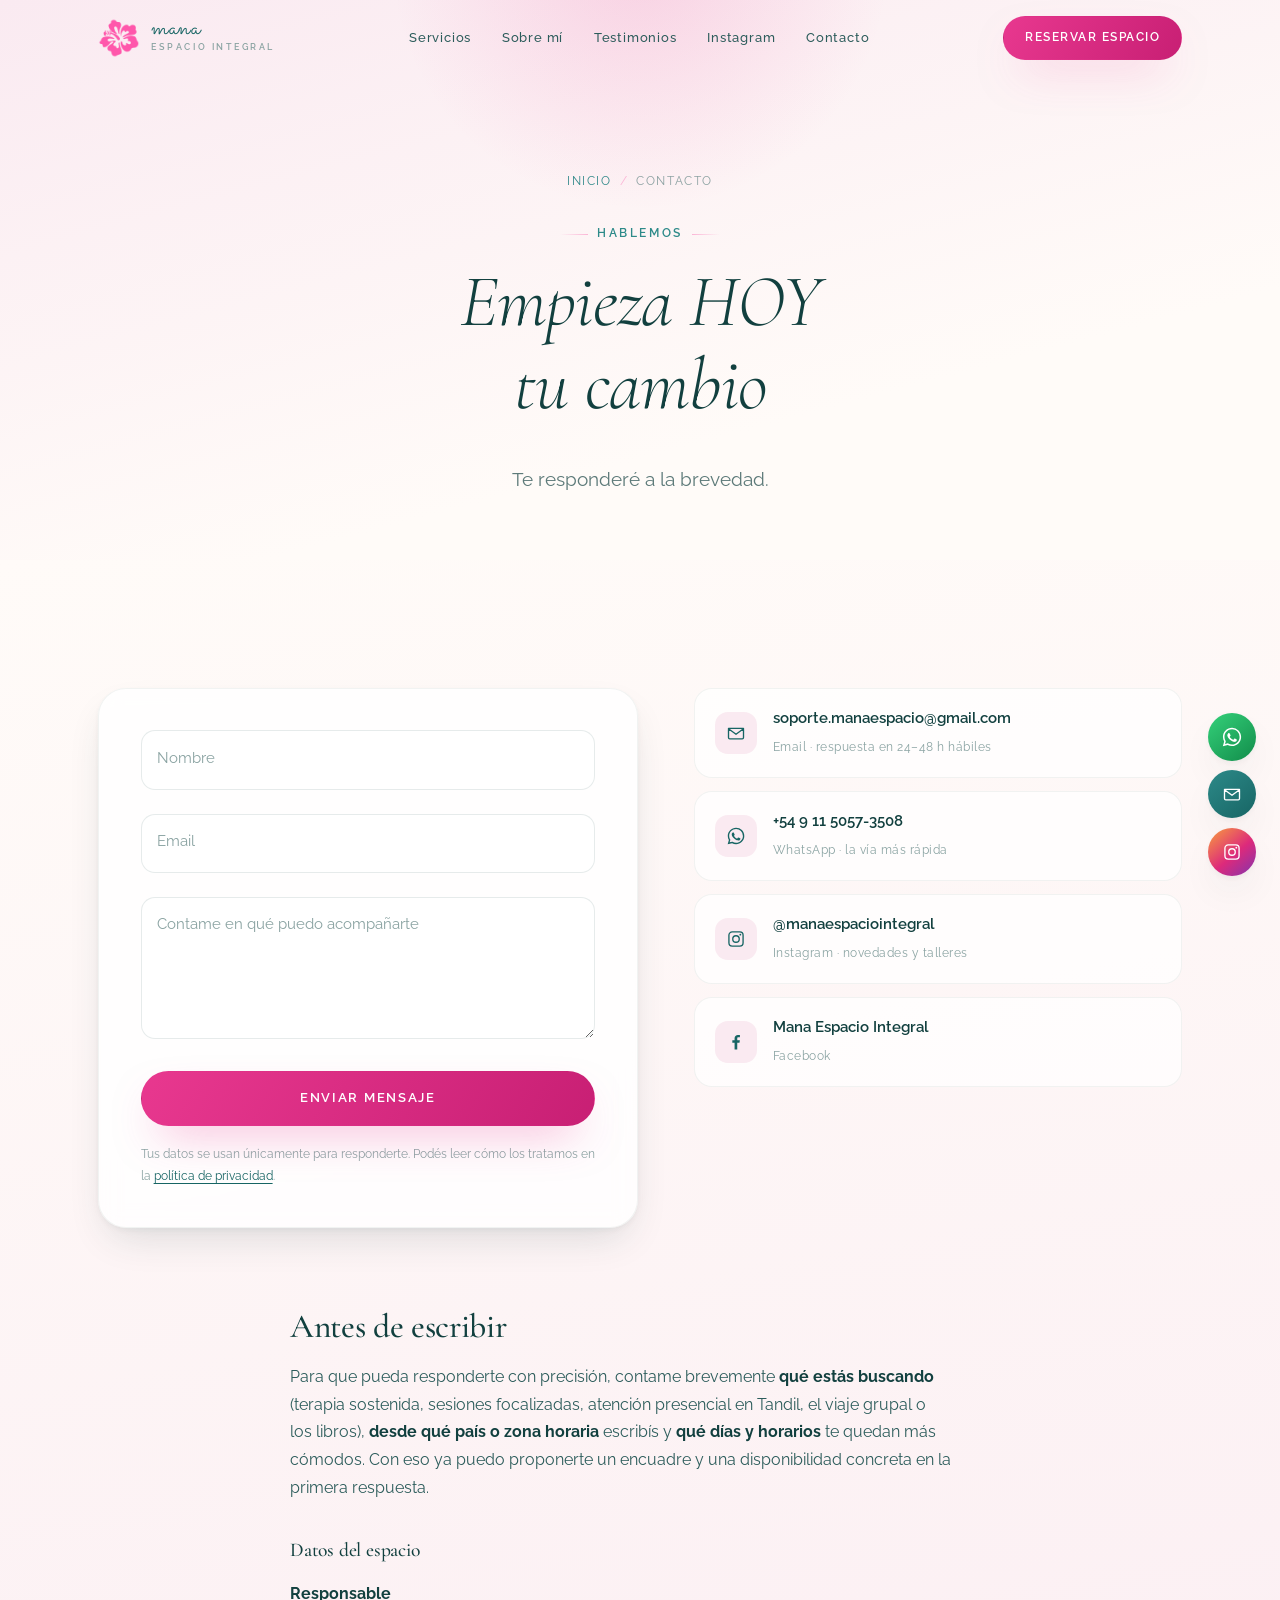
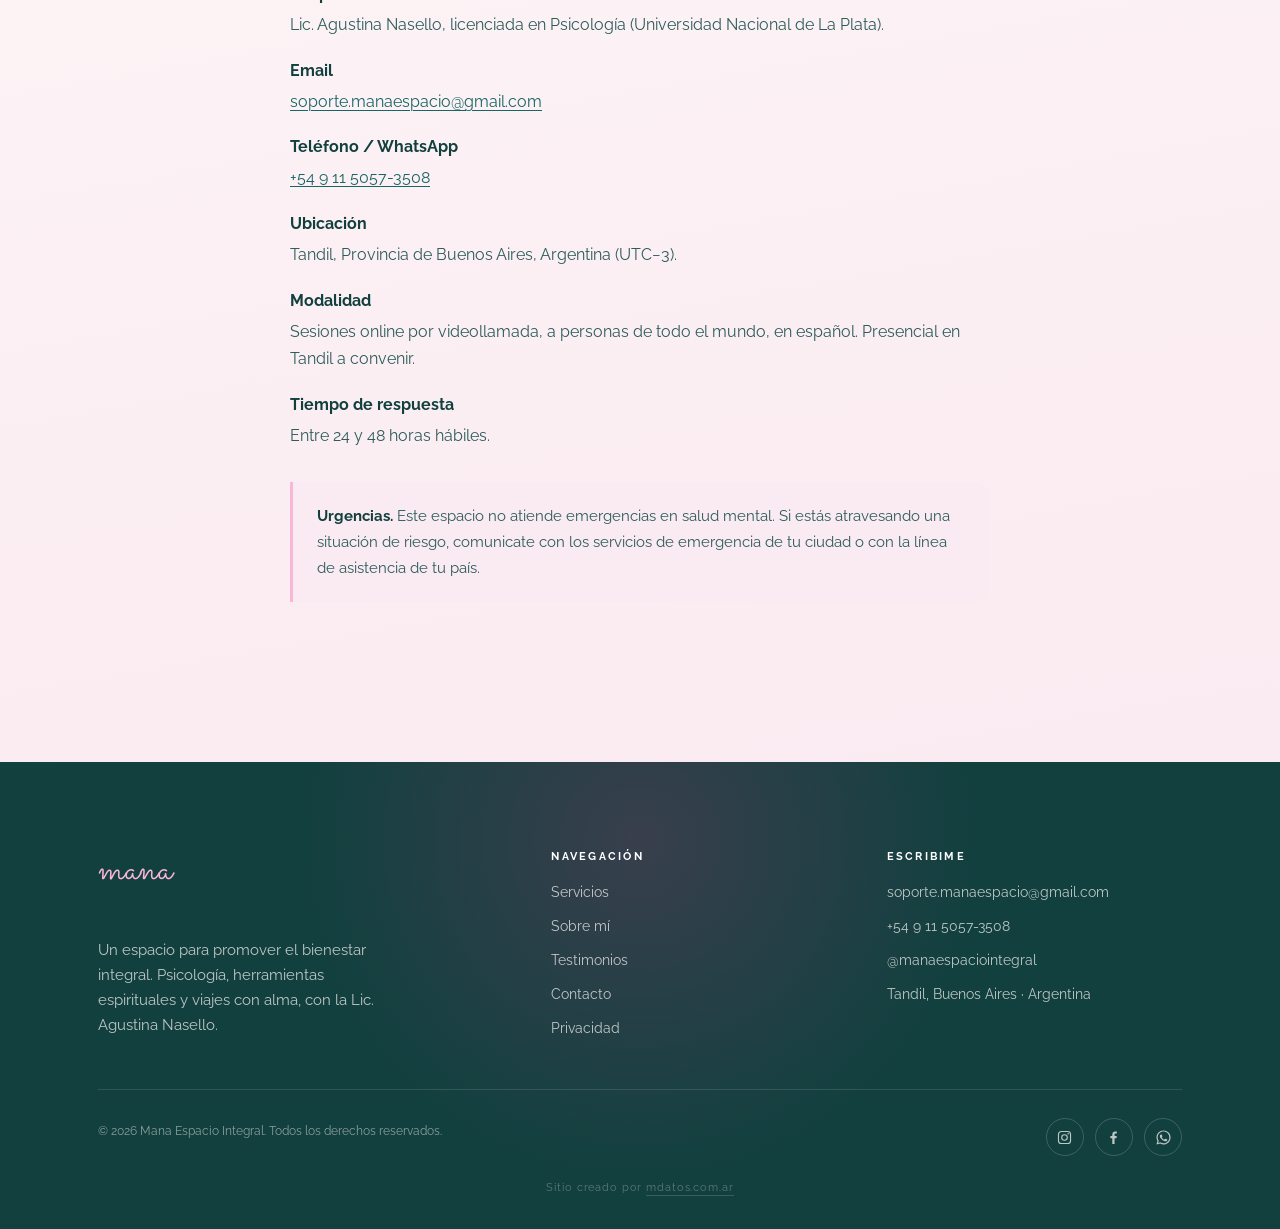
<file: contact/index.html>
<!DOCTYPE html>
<html lang="es">
<head>
<meta charset="UTF-8" />
<meta name="viewport" content="width=device-width, initial-scale=1, viewport-fit=cover" />
<title>Contacto — Mana Espacio Integral | Lic. Agustina Nasello</title>
<meta name="description" content="Escribinos por email, WhatsApp o Instagram para coordinar una sesión de terapia psicológica online, una sesión presencial en Tandil o sumarte al viaje a India." />
<meta name="robots" content="index, follow, max-image-preview:large" />
<meta name="theme-color" content="#fffbf8" />
<link rel="canonical" href="https://manaespacio.com/contact/" />
<link rel="icon" href="../images/favicon.ico" sizes="16x16 32x32 48x48" />
<link rel="icon" type="image/png" sizes="96x96" href="../images/favicon-96.png" />
<link rel="apple-touch-icon" sizes="180x180" href="../images/apple-touch-icon.png" />
<link rel="manifest" href="../site.webmanifest" />
<meta property="og:type" content="website" />
<meta property="og:locale" content="es_AR" />
<meta property="og:site_name" content="Mana · Espacio Integral" />
<meta property="og:title" content="Contacto — Mana Espacio Integral | Lic. Agustina Nasello" />
<meta property="og:description" content="Escribinos por email, WhatsApp o Instagram para coordinar una sesión de terapia psicológica online, una sesión presencial en Tandil o sumarte al viaje a India." />
<meta property="og:image" content="https://manaespacio.com/images/og-image.jpg" />
<meta name="twitter:card" content="summary_large_image" />
<link rel="alternate" type="text/markdown" href="../md/contact.md" title="Versión markdown para agentes" />
<link rel="sitemap" type="application/xml" href="../sitemap.xml" />
<link rel="preconnect" href="https://fonts.googleapis.com" />
<link rel="preconnect" href="https://fonts.gstatic.com" crossorigin />
<link href="https://fonts.googleapis.com/css2?family=Cormorant+Garamond:ital,wght@0,300;0,400;0,500;0,600;1,300;1,400;1,500&family=Raleway:wght@300;400;500;600;700&family=Sacramento&display=swap" rel="stylesheet" />
<link rel="stylesheet" href="../assets/css/styles.css" />
<script type="application/ld+json">
{
  "@context": "https://schema.org",
  "@type": "ContactPage",
  "url": "https://manaespacio.com/contact/",
  "name": "Contacto — Mana Espacio Integral",
  "inLanguage": "es",
  "isPartOf": { "@id": "https://manaespacio.com/#website" },
  "mainEntity": {
    "@type": "Organization",
    "@id": "https://manaespacio.com/#organization",
    "name": "Mana · Espacio Integral",
    "url": "https://manaespacio.com/",
    "email": "soporte.manaespacio@gmail.com",
    "telephone": "+54-9-11-5057-3508",
    "address": {
      "@type": "PostalAddress",
      "addressLocality": "Tandil",
      "addressRegion": "Buenos Aires",
      "postalCode": "7000",
      "addressCountry": "AR"
    },
    "contactPoint": [
      {
        "@type": "ContactPoint",
        "contactType": "customer support",
        "name": "Consultas y turnos",
        "email": "soporte.manaespacio@gmail.com",
        "telephone": "+54-9-11-5057-3508",
        "availableLanguage": ["es", "Spanish"],
        "areaServed": "Worldwide"
      },
      {
        "@type": "ContactPoint",
        "contactType": "sales",
        "name": "Viajes grupales, libros y talleres",
        "email": "soporte.manaespacio@gmail.com",
        "telephone": "+54-9-11-5057-3508",
        "availableLanguage": ["es", "Spanish"],
        "areaServed": "Worldwide"
      }
    ]
  }
}
</script>
</head>

<body>
<a class="skip-link" href="#main">Saltar al contenido</a>
<div class="scroll-bar" aria-hidden="true"></div>

<svg width="0" height="0" style="position:absolute" aria-hidden="true" focusable="false">
  <defs>
    <symbol id="i-wa" viewBox="0 0 24 24"><path fill="currentColor" d="M12.04 2C6.58 2 2.13 6.45 2.13 11.91c0 1.75.46 3.45 1.32 4.95L2 22l5.25-1.38a9.87 9.87 0 0 0 4.79 1.22h.01c5.46 0 9.91-4.45 9.91-9.91 0-2.65-1.03-5.14-2.9-7.01A9.82 9.82 0 0 0 12.04 2m0 1.67c2.2 0 4.27.86 5.83 2.42a8.2 8.2 0 0 1 2.41 5.82c0 4.54-3.7 8.24-8.25 8.24a8.2 8.2 0 0 1-4.19-1.15l-.3-.18-3.12.82.83-3.04-.2-.31a8.18 8.18 0 0 1-1.26-4.38c0-4.54 3.7-8.24 8.25-8.24m-3.6 4.1c-.17 0-.44.06-.67.31s-.89.87-.89 2.12.91 2.46 1.04 2.63 1.79 2.74 4.35 3.83c.61.26 1.08.42 1.45.54.61.19 1.17.17 1.61.1.49-.07 1.5-.61 1.72-1.21s.21-1.1.15-1.21-.23-.17-.48-.29-1.5-.74-1.73-.83-.4-.12-.57.12-.65.83-.8 1-.3.19-.55.06-1.06-.39-2.02-1.24c-.75-.67-1.25-1.49-1.4-1.74s-.02-.39.11-.51c.11-.11.25-.29.37-.44s.17-.25.25-.41.04-.31-.02-.44-.57-1.37-.78-1.87c-.2-.48-.41-.42-.57-.43z"/></symbol>
    <symbol id="i-mail" viewBox="0 0 24 24"><path fill="none" stroke="currentColor" stroke-width="1.6" stroke-linecap="round" stroke-linejoin="round" d="M3 6.5h18v11a1.5 1.5 0 0 1-1.5 1.5h-15A1.5 1.5 0 0 1 3 17.5zM3 7l9 6.5L21 7"/></symbol>
    <symbol id="i-ig" viewBox="0 0 24 24"><path fill="none" stroke="currentColor" stroke-width="1.6" d="M7.5 3.5h9a4 4 0 0 1 4 4v9a4 4 0 0 1-4 4h-9a4 4 0 0 1-4-4v-9a4 4 0 0 1 4-4Z"/><circle cx="12" cy="12" r="3.9" fill="none" stroke="currentColor" stroke-width="1.6"/><circle cx="17.2" cy="6.8" r="1.1" fill="currentColor"/></symbol>
    <symbol id="i-fb" viewBox="0 0 24 24"><path fill="currentColor" d="M13.5 21v-8h2.7l.4-3.1h-3.1V7.9c0-.9.25-1.5 1.55-1.5h1.65V3.63A22 22 0 0 0 14.3 3.5c-2.38 0-4 1.45-4 4.12V9.9H7.6V13h2.7v8z"/></symbol>
    <symbol id="i-arrow" viewBox="0 0 24 24"><path fill="none" stroke="currentColor" stroke-width="1.8" stroke-linecap="round" stroke-linejoin="round" d="M4 12h15m-6-6 6 6-6 6"/></symbol>
    <symbol id="i-chev" viewBox="0 0 24 24"><path fill="none" stroke="currentColor" stroke-width="2" stroke-linecap="round" stroke-linejoin="round" d="m6 9 6 6 6-6"/></symbol>
    <symbol id="i-ext" viewBox="0 0 24 24"><path fill="none" stroke="currentColor" stroke-width="1.8" stroke-linecap="round" stroke-linejoin="round" d="M14 4h6v6m0-6L10 14M18 14v5a1 1 0 0 1-1 1H5a1 1 0 0 1-1-1V7a1 1 0 0 1 1-1h5"/></symbol>
  </defs>
</svg>

<header class="site-header">
  <div class="header-inner">
    <a class="brand" href="../" aria-label="Mana Espacio Integral — inicio">
      <img src="../images/mana-flor.webp" width="400" height="400" alt="" />
      <span class="brand-name"><b>mana</b><span>Espacio Integral</span></span>
    </a>
    <nav class="nav" id="nav" aria-label="Navegación principal">
      <a href="../#servicios">Servicios</a>
      <a href="../about/">Sobre mí</a>
      <a href="../#testimonios">Testimonios</a>
      <a href="../#instagram">Instagram</a>
      <a href="../contact/">Contacto</a>
      <a class="btn btn--pink btn--sm" href="https://wa.link/99ufp4" target="_blank" rel="noopener">Escribime</a>
    </nav>
    <a class="btn btn--pink btn--sm header-cta" href="../contact/" data-magnetic>Reservar espacio</a>
    <button class="nav-toggle" type="button" aria-expanded="false" aria-controls="nav" aria-label="Abrir menú">
      <span></span>
    </button>
  </div>
</header>
<div class="nav-scrim" aria-hidden="true"></div>

<main id="main">

  <section class="page-hero">
    <div class="wrap narrow">
      <ol class="breadcrumb"><li><a href="../">Inicio</a></li><li>Contacto</li></ol>
      <p class="eyebrow eyebrow--center">Hablemos</p>
      <h1>Empieza HOY tu cambio</h1>
      <p class="lede">Te responderé a la brevedad.</p>
    </div>
  </section>

  <section class="section contact">
    <div class="wrap">
      <div class="contact-grid">
        <div class="form-card" data-reveal="left">
          <form action="https://formsubmit.co/soporte.manaespacio@gmail.com" method="POST">
            <div class="field">
              <input type="text" id="name" name="name" placeholder=" " autocomplete="name" required />
              <label for="name">Nombre</label>
            </div>
            <div class="field">
              <input type="email" id="email" name="email" placeholder=" " autocomplete="email" required />
              <label for="email">Email</label>
            </div>
            <div class="field">
              <textarea id="message" name="message" placeholder=" " required></textarea>
              <label for="message">Contame en qué puedo acompañarte</label>
            </div>
            <input type="hidden" name="_subject" value="Nueva consulta desde manaespacio.com" />
            <input type="hidden" name="_next" value="https://manaespacio.com/gracias" />
            <input type="hidden" name="_template" value="table" />
            <input type="text" name="_honey" style="display:none" tabindex="-1" autocomplete="off" aria-hidden="true" />
            <button class="btn btn--pink" type="submit" style="width:100%" data-magnetic>Enviar mensaje</button>
            <p class="form-note">Tus datos se usan únicamente para responderte. Podés leer cómo los tratamos en la <a href="../privacy/">política de privacidad</a>.</p>
          </form>
        </div>

        <div data-reveal="right">
          <ul class="contact-list">
            <li><a href="mailto:soporte.manaespacio@gmail.com">
              <span class="ci-icon"><svg width="20" height="20" aria-hidden="true"><use href="#i-mail"/></svg></span>
              <span><b>soporte.manaespacio@gmail.com</b><small>Email · respuesta en 24–48 h hábiles</small></span>
            </a></li>
            <li><a href="https://wa.link/99ufp4" target="_blank" rel="noopener">
              <span class="ci-icon"><svg width="20" height="20" aria-hidden="true"><use href="#i-wa"/></svg></span>
              <span><b>+54 9 11 5057-3508</b><small>WhatsApp · la vía más rápida</small></span>
            </a></li>
            <li><a href="https://www.instagram.com/manaespaciointegral/" target="_blank" rel="noopener">
              <span class="ci-icon"><svg width="20" height="20" aria-hidden="true"><use href="#i-ig"/></svg></span>
              <span><b>@manaespaciointegral</b><small>Instagram · novedades y talleres</small></span>
            </a></li>
            <li><a href="https://www.facebook.com/profile.php?id=61576437737966" target="_blank" rel="noopener">
              <span class="ci-icon"><svg width="20" height="20" aria-hidden="true"><use href="#i-fb"/></svg></span>
              <span><b>Mana Espacio Integral</b><small>Facebook</small></span>
            </a></li>
          </ul>
        </div>
      </div>

      <div class="prose" style="margin-top:clamp(3rem,7vw,5rem)">
        <h2>Antes de escribir</h2>
        <p>Para que pueda responderte con precisión, contame brevemente <strong>qué estás buscando</strong> (terapia sostenida, sesiones focalizadas, atención presencial en Tandil, el viaje grupal o los libros), <strong>desde qué país o zona horaria</strong> escribís y <strong>qué días y horarios</strong> te quedan más cómodos. Con eso ya puedo proponerte un encuadre y una disponibilidad concreta en la primera respuesta.</p>

        <h3>Datos del espacio</h3>
        <dl>
          <dt>Responsable</dt><dd>Lic. Agustina Nasello, licenciada en Psicología (Universidad Nacional de La Plata).</dd>
          <dt>Email</dt><dd><a href="mailto:soporte.manaespacio@gmail.com">soporte.manaespacio@gmail.com</a></dd>
          <dt>Teléfono / WhatsApp</dt><dd><a href="https://wa.link/99ufp4" target="_blank" rel="noopener">+54 9 11 5057-3508</a></dd>
          <dt>Ubicación</dt><dd>Tandil, Provincia de Buenos Aires, Argentina (UTC−3).</dd>
          <dt>Modalidad</dt><dd>Sesiones online por videollamada, a personas de todo el mundo, en español. Presencial en Tandil a convenir.</dd>
          <dt>Tiempo de respuesta</dt><dd>Entre 24 y 48 horas hábiles.</dd>
        </dl>

        <div class="callout">
          <p><strong>Urgencias.</strong> Este espacio no atiende emergencias en salud mental. Si estás atravesando una situación de riesgo, comunicate con los servicios de emergencia de tu ciudad o con la línea de asistencia de tu país.</p>
        </div>
      </div>
    </div>
  </section>
</main>

<div class="dock" aria-label="Contacto rápido">
  <a class="wa" href="https://wa.link/99ufp4" target="_blank" rel="noopener" aria-label="Escribir por WhatsApp"><svg width="22" height="22" aria-hidden="true"><use href="#i-wa"/></svg></a>
  <a class="em" href="mailto:soporte.manaespacio@gmail.com" aria-label="Enviar un email"><svg width="20" height="20" aria-hidden="true"><use href="#i-mail"/></svg></a>
  <a class="ig" href="https://www.instagram.com/manaespaciointegral/" target="_blank" rel="noopener" aria-label="Ir a Instagram"><svg width="20" height="20" aria-hidden="true"><use href="#i-ig"/></svg></a>
</div>

<footer class="site-footer">
  <div class="wrap">
    <div class="footer-grid">
      <div class="footer-brand">
        <p class="script">mana</p>
        <p>Un espacio para promover el bienestar integral. Psicología, herramientas espirituales y viajes con alma, con la Lic. Agustina Nasello.</p>
      </div>
      <div>
        <h4>Navegación</h4>
        <ul class="footer-links">
          <li><a href="../#servicios">Servicios</a></li>
          <li><a href="../about/">Sobre mí</a></li>
          <li><a href="../#testimonios">Testimonios</a></li>
          <li><a href="../contact/">Contacto</a></li>
          <li><a href="../privacy/">Privacidad</a></li>
        </ul>
      </div>
      <div>
        <h4>Escribime</h4>
        <ul class="footer-links">
          <li><a href="mailto:soporte.manaespacio@gmail.com">soporte.manaespacio@gmail.com</a></li>
          <li><a href="https://wa.link/99ufp4" target="_blank" rel="noopener">+54 9 11 5057-3508</a></li>
          <li><a href="https://www.instagram.com/manaespaciointegral/" target="_blank" rel="noopener">@manaespaciointegral</a></li>
          <li>Tandil, Buenos Aires · Argentina</li>
        </ul>
      </div>
    </div>
    <div class="footer-bottom">
      <p>© <span data-year>2026</span> Mana Espacio Integral. Todos los derechos reservados.</p>
      <div class="footer-social">
        <a href="https://www.instagram.com/manaespaciointegral/" target="_blank" rel="noopener" aria-label="Instagram"><svg width="17" height="17" aria-hidden="true"><use href="#i-ig"/></svg></a>
        <a href="https://www.facebook.com/profile.php?id=61576437737966" target="_blank" rel="noopener" aria-label="Facebook"><svg width="17" height="17" aria-hidden="true"><use href="#i-fb"/></svg></a>
        <a href="https://wa.link/99ufp4" target="_blank" rel="noopener" aria-label="WhatsApp"><svg width="17" height="17" aria-hidden="true"><use href="#i-wa"/></svg></a>
      </div>
    </div>

    <p class="footer-credit">
      Sitio creado por <a href="https://www.mdatos.com.ar" target="_blank" rel="noopener">mdatos.com.ar</a>
    </p>
  </div>
</footer>

<script src="../assets/js/main.js" defer></script>
</body>
</html>
</file>
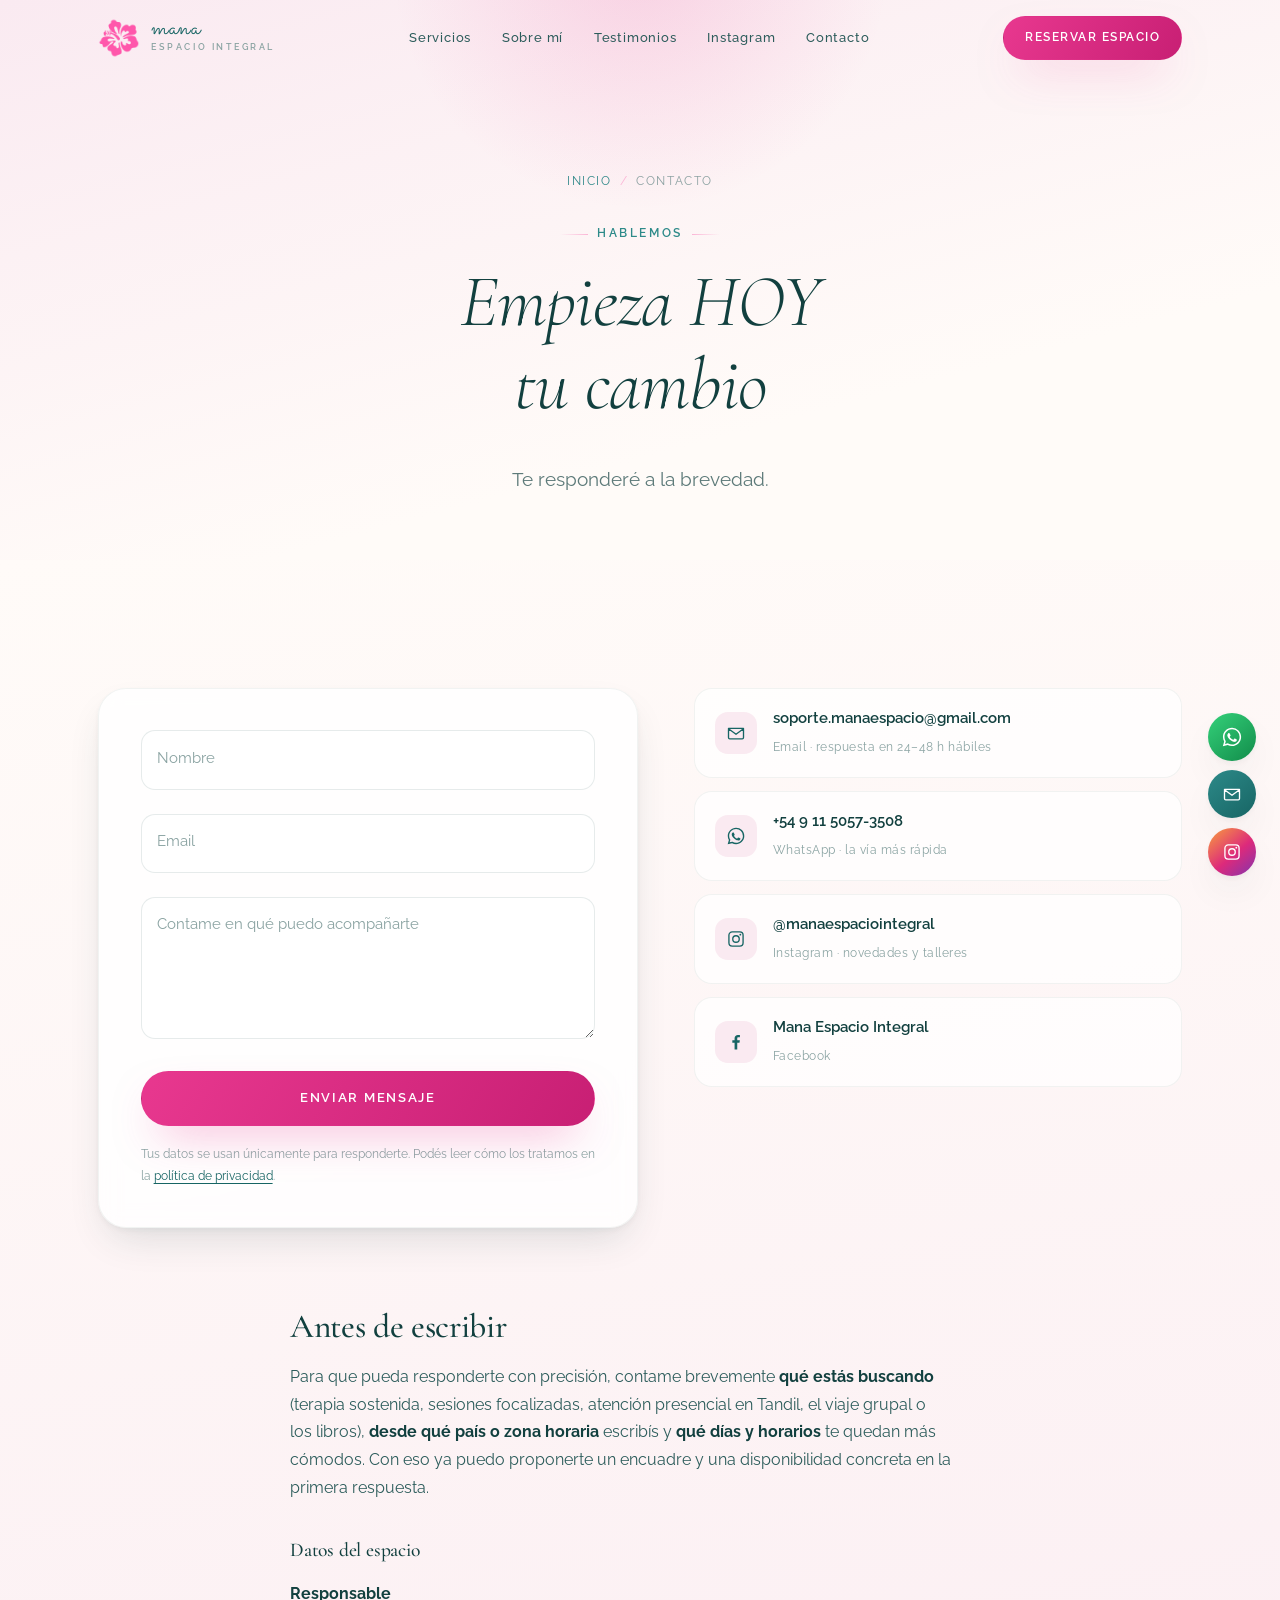
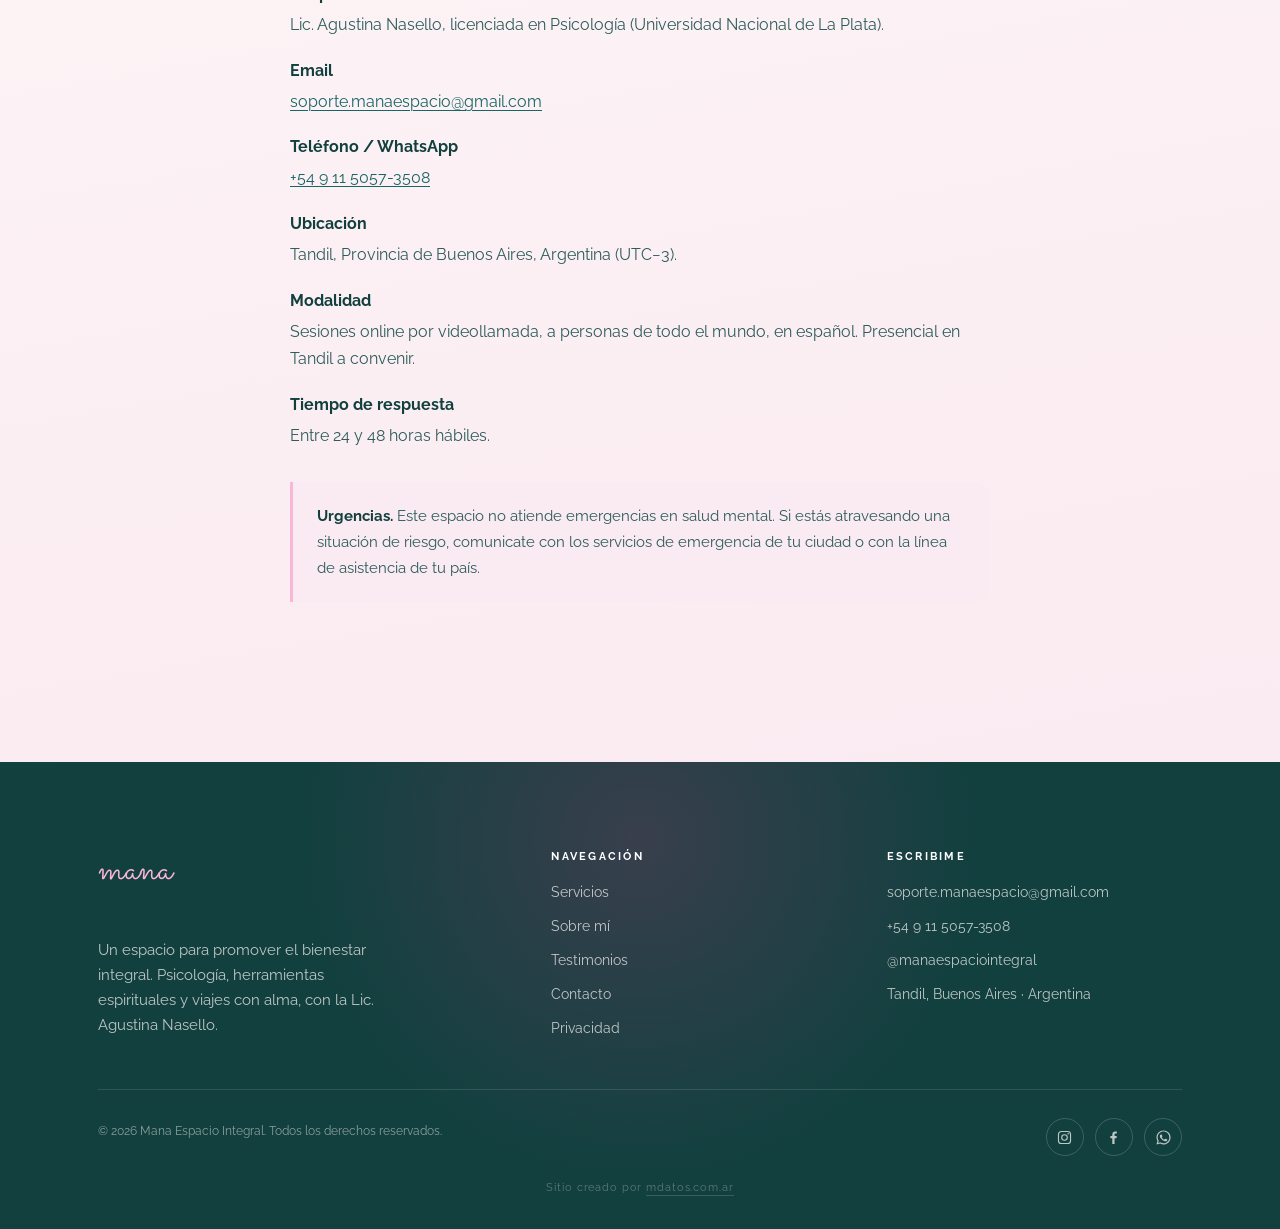
<file: contacto/index.html>
<!DOCTYPE html>
<html lang="es">
<head>
<meta charset="UTF-8" />
<meta name="viewport" content="width=device-width, initial-scale=1" />
<title>Contacto — Mana Espacio Integral</title>
<meta name="robots" content="noindex, follow" />
<link rel="canonical" href="https://manaespacio.com/contact/" />
<meta http-equiv="refresh" content="0; url=../contact/" />
<style>
  body {
    margin:0; min-height:100svh; display:grid; place-items:center;
    font:400 16px/1.7 "Raleway",ui-sans-serif,system-ui,-apple-system,sans-serif;
    color:#2c5c5b; background:#fffbf8; text-align:center; padding:2rem;
  }
  a { color:#176564; }
</style>
</head>
<body>
  <p>Esta página se mudó.<br />Te llevamos a <a href="../contact/">Contacto</a>…</p>
  <script>location.replace("../contact/");</script>
</body>
</html>
</file>
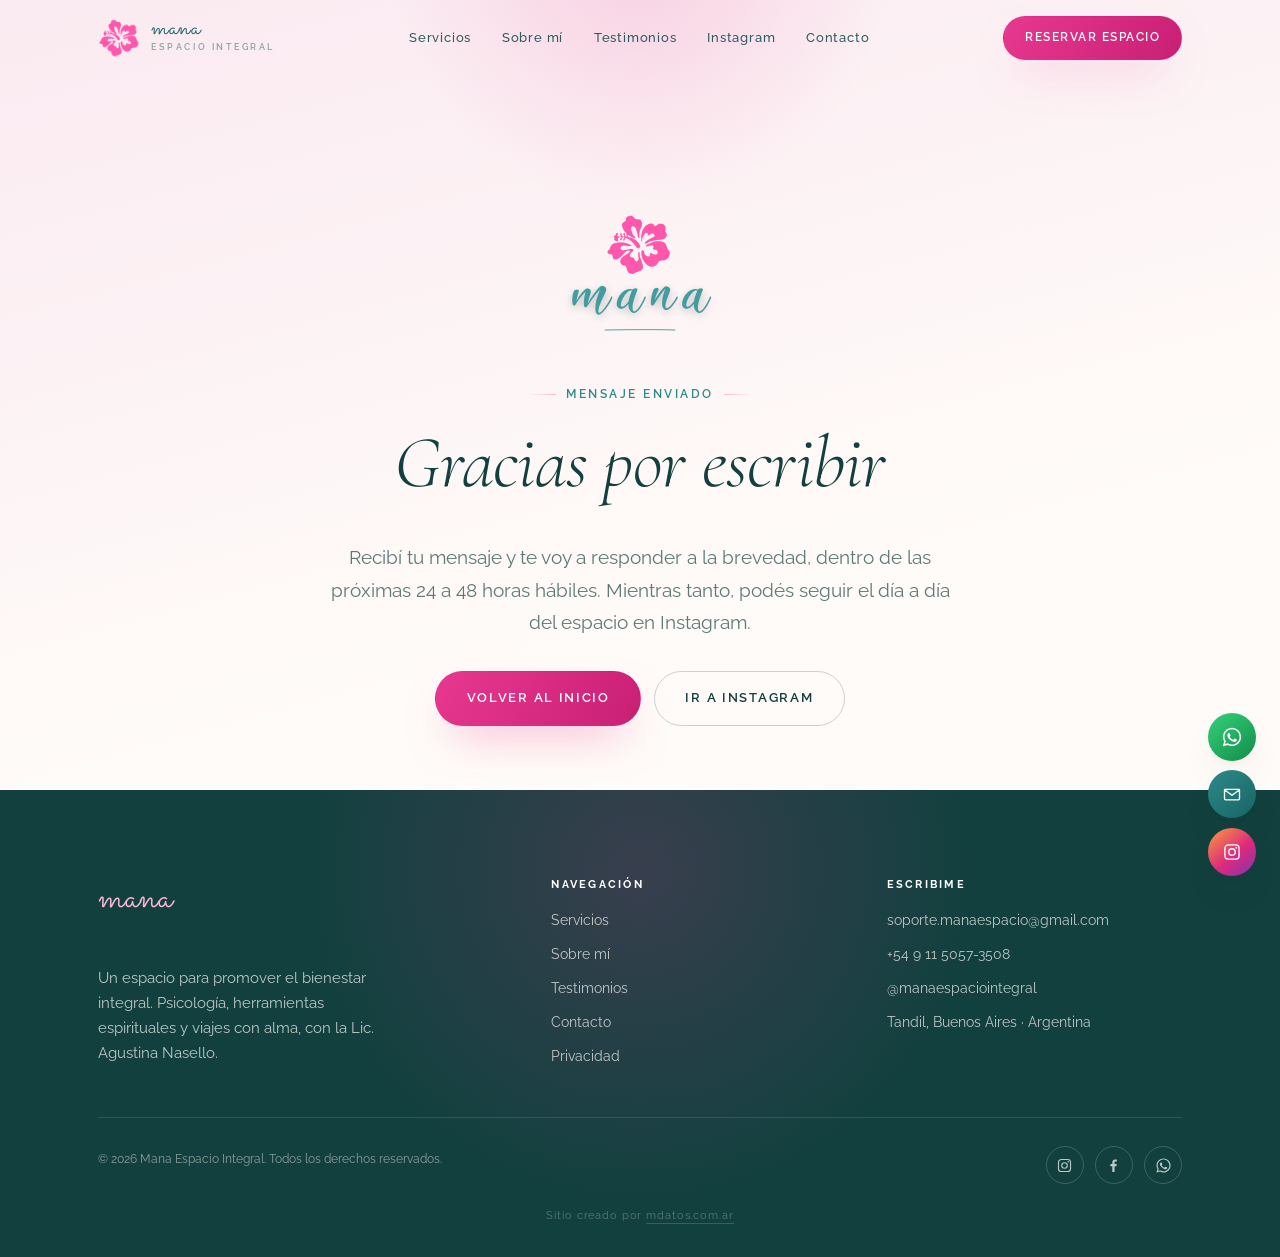
<file: gracias/index.html>
<!DOCTYPE html>
<html lang="es">
<head>
<meta charset="UTF-8" />
<meta name="viewport" content="width=device-width, initial-scale=1, viewport-fit=cover" />
<title>Gracias por escribir — Mana Espacio Integral</title>
<meta name="description" content="Recibimos tu mensaje. Te responderemos a la brevedad." />
<meta name="robots" content="noindex, follow" />
<meta name="theme-color" content="#fffbf8" />

<link rel="icon" href="../images/favicon.ico" sizes="16x16 32x32 48x48" />
<link rel="icon" type="image/png" sizes="96x96" href="../images/favicon-96.png" />
<link rel="apple-touch-icon" sizes="180x180" href="../images/apple-touch-icon.png" />
<link rel="manifest" href="../site.webmanifest" />
<meta property="og:type" content="article" />
<meta property="og:locale" content="es_AR" />
<meta property="og:site_name" content="Mana · Espacio Integral" />
<meta property="og:title" content="Gracias por escribir — Mana Espacio Integral" />
<meta property="og:description" content="Recibimos tu mensaje. Te responderemos a la brevedad." />
<meta property="og:image" content="https://manaespacio.com/images/og-image.jpg" />
<meta name="twitter:card" content="summary_large_image" />

<link rel="sitemap" type="application/xml" href="../sitemap.xml" />
<link rel="preconnect" href="https://fonts.googleapis.com" />
<link rel="preconnect" href="https://fonts.gstatic.com" crossorigin />
<link href="https://fonts.googleapis.com/css2?family=Cormorant+Garamond:ital,wght@0,300;0,400;0,500;0,600;1,300;1,400;1,500&family=Raleway:wght@300;400;500;600;700&family=Sacramento&display=swap" rel="stylesheet" />
<link rel="stylesheet" href="../assets/css/styles.css" />
</head>

<body>
<a class="skip-link" href="#main">Saltar al contenido</a>
<div class="scroll-bar" aria-hidden="true"></div>

<svg width="0" height="0" style="position:absolute" aria-hidden="true" focusable="false">
  <defs>
    <symbol id="i-wa" viewBox="0 0 24 24"><path fill="currentColor" d="M12.04 2C6.58 2 2.13 6.45 2.13 11.91c0 1.75.46 3.45 1.32 4.95L2 22l5.25-1.38a9.87 9.87 0 0 0 4.79 1.22h.01c5.46 0 9.91-4.45 9.91-9.91 0-2.65-1.03-5.14-2.9-7.01A9.82 9.82 0 0 0 12.04 2m0 1.67c2.2 0 4.27.86 5.83 2.42a8.2 8.2 0 0 1 2.41 5.82c0 4.54-3.7 8.24-8.25 8.24a8.2 8.2 0 0 1-4.19-1.15l-.3-.18-3.12.82.83-3.04-.2-.31a8.18 8.18 0 0 1-1.26-4.38c0-4.54 3.7-8.24 8.25-8.24m-3.6 4.1c-.17 0-.44.06-.67.31s-.89.87-.89 2.12.91 2.46 1.04 2.63 1.79 2.74 4.35 3.83c.61.26 1.08.42 1.45.54.61.19 1.17.17 1.61.1.49-.07 1.5-.61 1.72-1.21s.21-1.1.15-1.21-.23-.17-.48-.29-1.5-.74-1.73-.83-.4-.12-.57.12-.65.83-.8 1-.3.19-.55.06-1.06-.39-2.02-1.24c-.75-.67-1.25-1.49-1.4-1.74s-.02-.39.11-.51c.11-.11.25-.29.37-.44s.17-.25.25-.41.04-.31-.02-.44-.57-1.37-.78-1.87c-.2-.48-.41-.42-.57-.43z"/></symbol>
    <symbol id="i-mail" viewBox="0 0 24 24"><path fill="none" stroke="currentColor" stroke-width="1.6" stroke-linecap="round" stroke-linejoin="round" d="M3 6.5h18v11a1.5 1.5 0 0 1-1.5 1.5h-15A1.5 1.5 0 0 1 3 17.5zM3 7l9 6.5L21 7"/></symbol>
    <symbol id="i-ig" viewBox="0 0 24 24"><path fill="none" stroke="currentColor" stroke-width="1.6" d="M7.5 3.5h9a4 4 0 0 1 4 4v9a4 4 0 0 1-4 4h-9a4 4 0 0 1-4-4v-9a4 4 0 0 1 4-4Z"/><circle cx="12" cy="12" r="3.9" fill="none" stroke="currentColor" stroke-width="1.6"/><circle cx="17.2" cy="6.8" r="1.1" fill="currentColor"/></symbol>
    <symbol id="i-fb" viewBox="0 0 24 24"><path fill="currentColor" d="M13.5 21v-8h2.7l.4-3.1h-3.1V7.9c0-.9.25-1.5 1.55-1.5h1.65V3.63A22 22 0 0 0 14.3 3.5c-2.38 0-4 1.45-4 4.12V9.9H7.6V13h2.7v8z"/></symbol>
    <symbol id="i-arrow" viewBox="0 0 24 24"><path fill="none" stroke="currentColor" stroke-width="1.8" stroke-linecap="round" stroke-linejoin="round" d="M4 12h15m-6-6 6 6-6 6"/></symbol>
    <symbol id="i-chev" viewBox="0 0 24 24"><path fill="none" stroke="currentColor" stroke-width="2" stroke-linecap="round" stroke-linejoin="round" d="m6 9 6 6 6-6"/></symbol>
    <symbol id="i-ext" viewBox="0 0 24 24"><path fill="none" stroke="currentColor" stroke-width="1.8" stroke-linecap="round" stroke-linejoin="round" d="M14 4h6v6m0-6L10 14M18 14v5a1 1 0 0 1-1 1H5a1 1 0 0 1-1-1V7a1 1 0 0 1 1-1h5"/></symbol>
  </defs>
</svg>

<header class="site-header">
  <div class="header-inner">
    <a class="brand" href="../" aria-label="Mana Espacio Integral — inicio">
      <img src="../images/mana-flor.webp" width="400" height="400" alt="" />
      <span class="brand-name"><b>mana</b><span>Espacio Integral</span></span>
    </a>
    <nav class="nav" id="nav" aria-label="Navegación principal">
      <a href="../#servicios">Servicios</a>
      <a href="../about/">Sobre mí</a>
      <a href="../#testimonios">Testimonios</a>
      <a href="../#instagram">Instagram</a>
      <a href="../contact/">Contacto</a>
      <a class="btn btn--pink btn--sm" href="https://wa.link/99ufp4" target="_blank" rel="noopener">Escribime</a>
    </nav>
    <a class="btn btn--pink btn--sm header-cta" href="../contact/" data-magnetic>Reservar espacio</a>
    <button class="nav-toggle" type="button" aria-expanded="false" aria-controls="nav" aria-label="Abrir menú">
      <span></span>
    </button>
  </div>
</header>
<div class="nav-scrim" aria-hidden="true"></div>

<main id="main">

  <section class="page-hero" style="min-height:70svh;display:grid;place-items:center">
    <div class="wrap narrow">
      <img src="../images/mana-firma.webp" width="720" height="720" alt=""
           style="width:180px;margin:0 auto 1.5rem" />
      <p class="eyebrow eyebrow--center">Mensaje enviado</p>
      <h1>Gracias por escribir</h1>
      <p class="lede">Recibí tu mensaje y te voy a responder a la brevedad, dentro de las próximas 24 a 48 horas hábiles. Mientras tanto, podés seguir el día a día del espacio en Instagram.</p>
      <p style="margin-top:2rem;display:flex;gap:.8rem;justify-content:center;flex-wrap:wrap">
        <a class="btn btn--pink" href="../">Volver al inicio</a>
        <a class="btn btn--ghost" href="https://www.instagram.com/manaespaciointegral/" target="_blank" rel="noopener">Ir a Instagram</a>
      </p>
    </div>
  </section>
</main>

<div class="dock" aria-label="Contacto rápido">
  <a class="wa" href="https://wa.link/99ufp4" target="_blank" rel="noopener" aria-label="Escribir por WhatsApp"><svg width="22" height="22" aria-hidden="true"><use href="#i-wa"/></svg></a>
  <a class="em" href="mailto:soporte.manaespacio@gmail.com" aria-label="Enviar un email"><svg width="20" height="20" aria-hidden="true"><use href="#i-mail"/></svg></a>
  <a class="ig" href="https://www.instagram.com/manaespaciointegral/" target="_blank" rel="noopener" aria-label="Ir a Instagram"><svg width="20" height="20" aria-hidden="true"><use href="#i-ig"/></svg></a>
</div>

<footer class="site-footer">
  <div class="wrap">
    <div class="footer-grid">
      <div class="footer-brand">
        <p class="script">mana</p>
        <p>Un espacio para promover el bienestar integral. Psicología, herramientas espirituales y viajes con alma, con la Lic. Agustina Nasello.</p>
      </div>
      <div>
        <h4>Navegación</h4>
        <ul class="footer-links">
          <li><a href="../#servicios">Servicios</a></li>
          <li><a href="../about/">Sobre mí</a></li>
          <li><a href="../#testimonios">Testimonios</a></li>
          <li><a href="../contact/">Contacto</a></li>
          <li><a href="../privacy/">Privacidad</a></li>
        </ul>
      </div>
      <div>
        <h4>Escribime</h4>
        <ul class="footer-links">
          <li><a href="mailto:soporte.manaespacio@gmail.com">soporte.manaespacio@gmail.com</a></li>
          <li><a href="https://wa.link/99ufp4" target="_blank" rel="noopener">+54 9 11 5057-3508</a></li>
          <li><a href="https://www.instagram.com/manaespaciointegral/" target="_blank" rel="noopener">@manaespaciointegral</a></li>
          <li>Tandil, Buenos Aires · Argentina</li>
        </ul>
      </div>
    </div>
    <div class="footer-bottom">
      <p>© <span data-year>2026</span> Mana Espacio Integral. Todos los derechos reservados.</p>
      <div class="footer-social">
        <a href="https://www.instagram.com/manaespaciointegral/" target="_blank" rel="noopener" aria-label="Instagram"><svg width="17" height="17" aria-hidden="true"><use href="#i-ig"/></svg></a>
        <a href="https://www.facebook.com/profile.php?id=61576437737966" target="_blank" rel="noopener" aria-label="Facebook"><svg width="17" height="17" aria-hidden="true"><use href="#i-fb"/></svg></a>
        <a href="https://wa.link/99ufp4" target="_blank" rel="noopener" aria-label="WhatsApp"><svg width="17" height="17" aria-hidden="true"><use href="#i-wa"/></svg></a>
      </div>
    </div>

    <p class="footer-credit">
      Sitio creado por <a href="https://www.mdatos.com.ar" target="_blank" rel="noopener">mdatos.com.ar</a>
    </p>
  </div>
</footer>

<script src="../assets/js/main.js" defer></script>
</body>
</html>
</file>
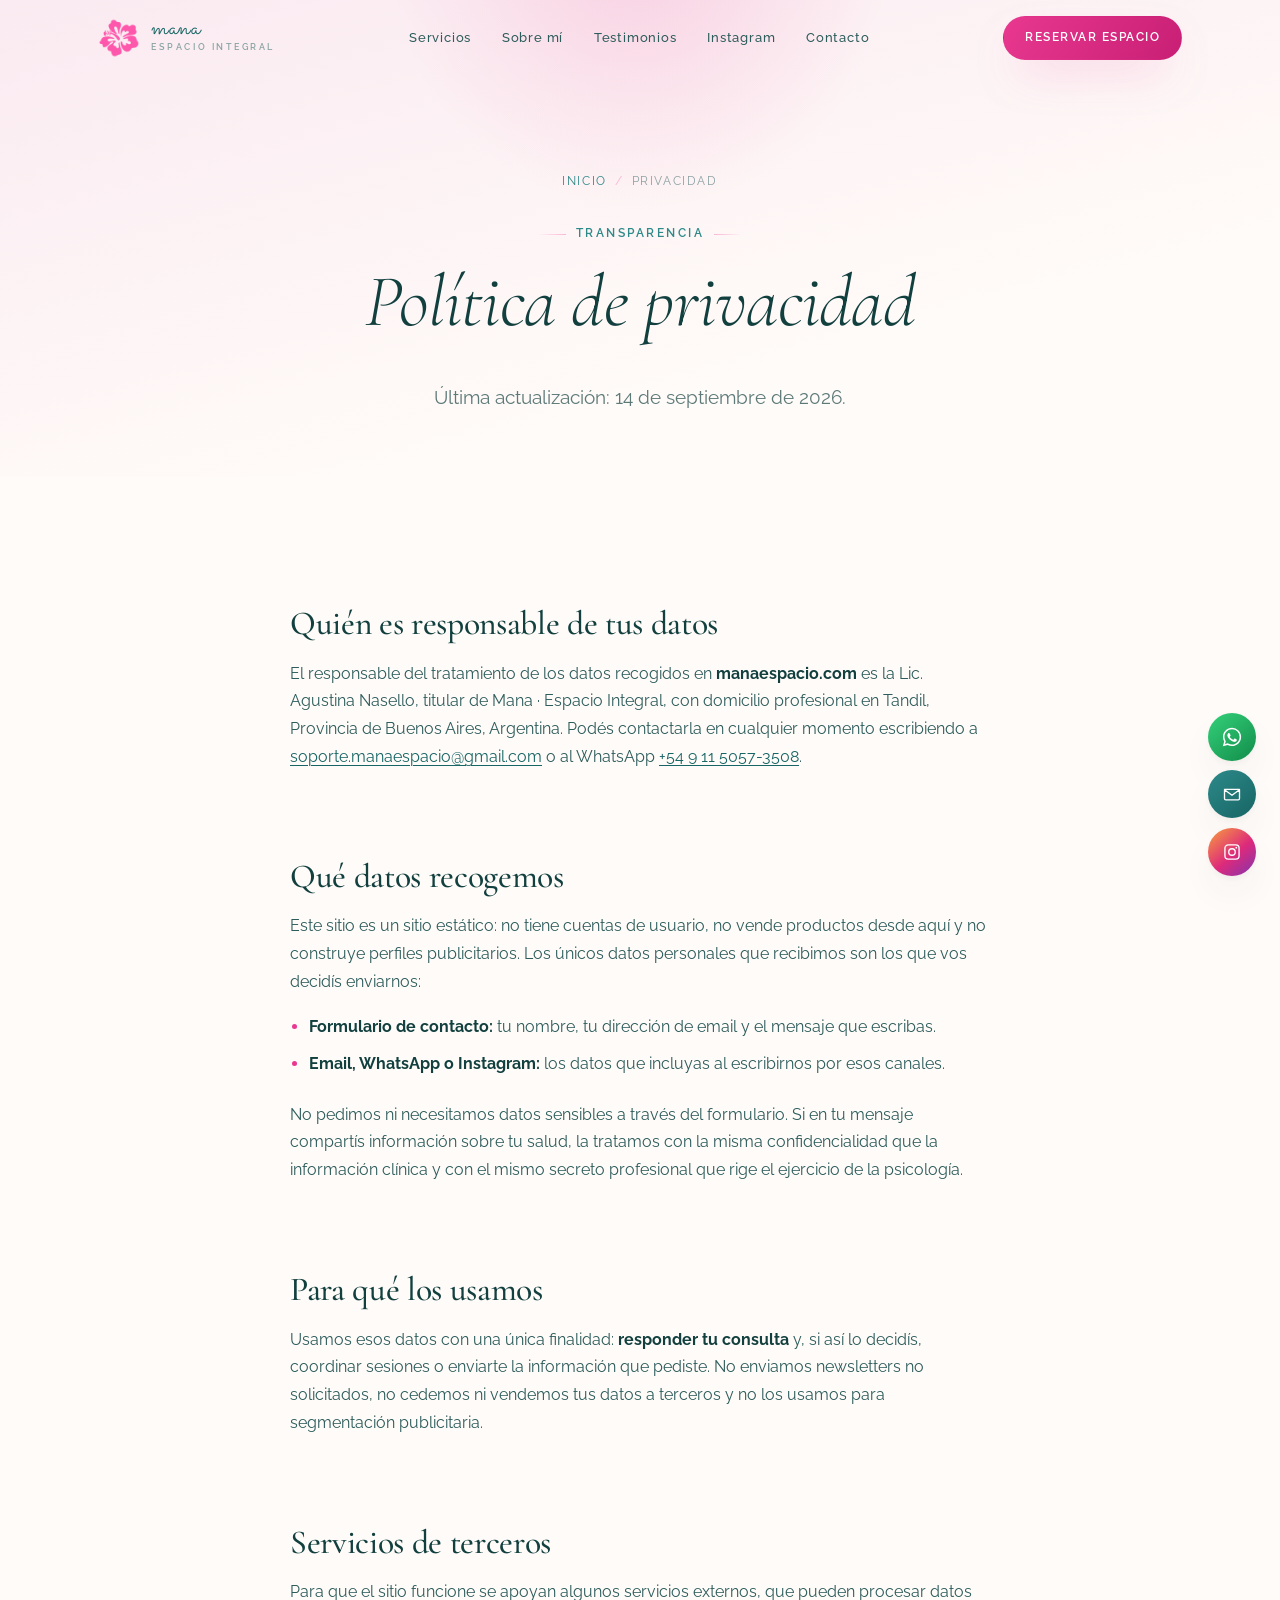
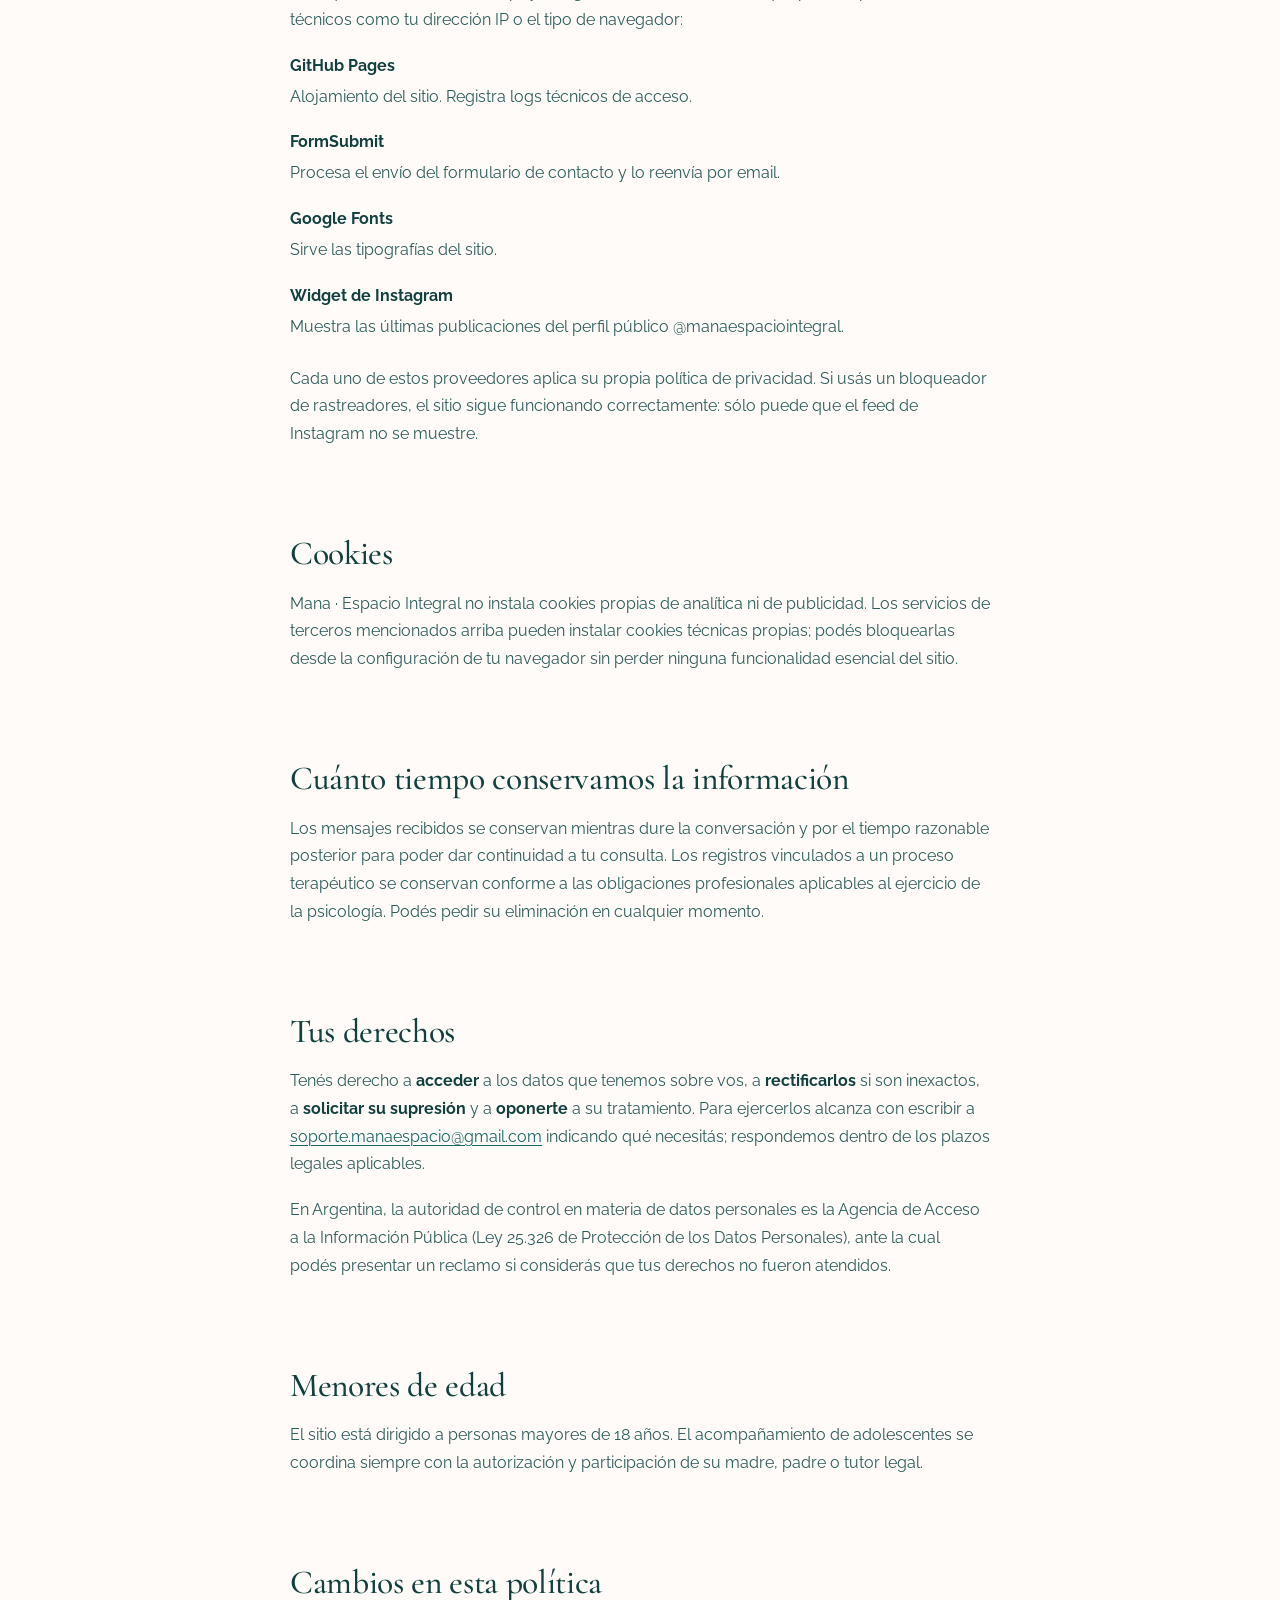
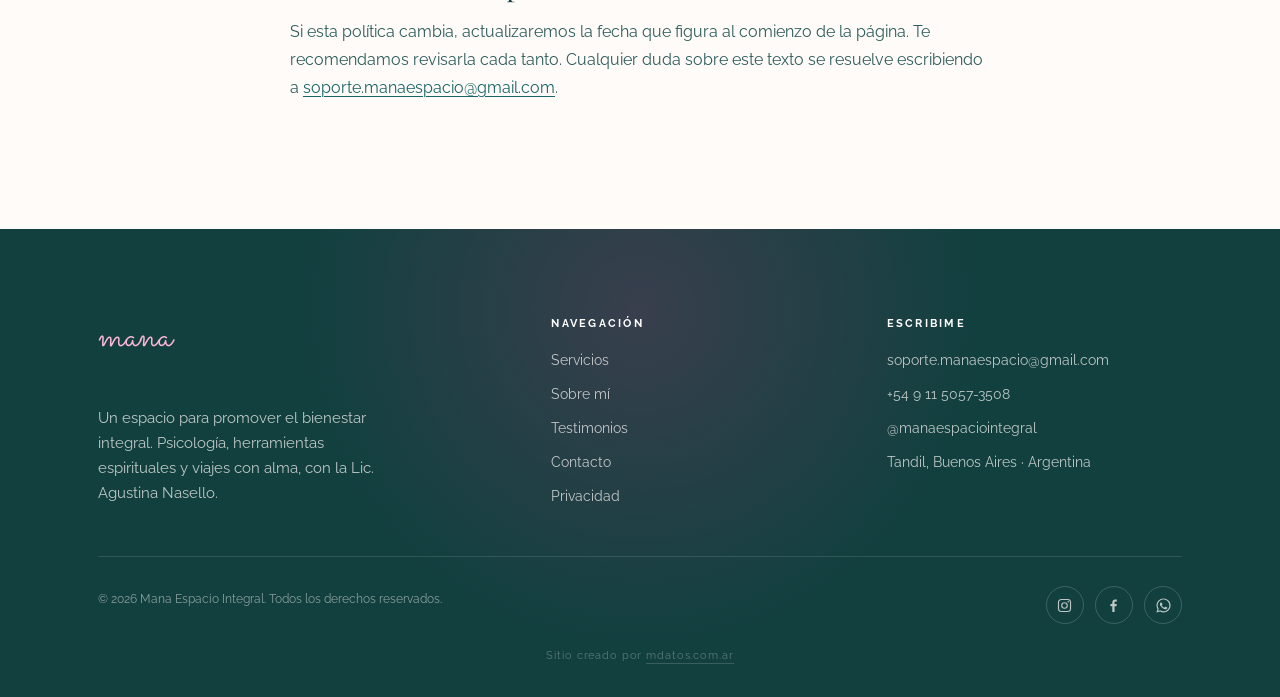
<file: politica-de-privacidad/index.html>
<!DOCTYPE html>
<html lang="es">
<head>
<meta charset="UTF-8" />
<meta name="viewport" content="width=device-width, initial-scale=1" />
<title>Política de privacidad — Mana Espacio Integral</title>
<meta name="robots" content="noindex, follow" />
<link rel="canonical" href="https://manaespacio.com/privacy/" />
<meta http-equiv="refresh" content="0; url=../privacy/" />
<style>
  body {
    margin:0; min-height:100svh; display:grid; place-items:center;
    font:400 16px/1.7 "Raleway",ui-sans-serif,system-ui,-apple-system,sans-serif;
    color:#2c5c5b; background:#fffbf8; text-align:center; padding:2rem;
  }
  a { color:#176564; }
</style>
</head>
<body>
  <p>Esta página se mudó.<br />Te llevamos a <a href="../privacy/">Política de privacidad</a>…</p>
  <script>location.replace("../privacy/");</script>
</body>
</html>
</file>
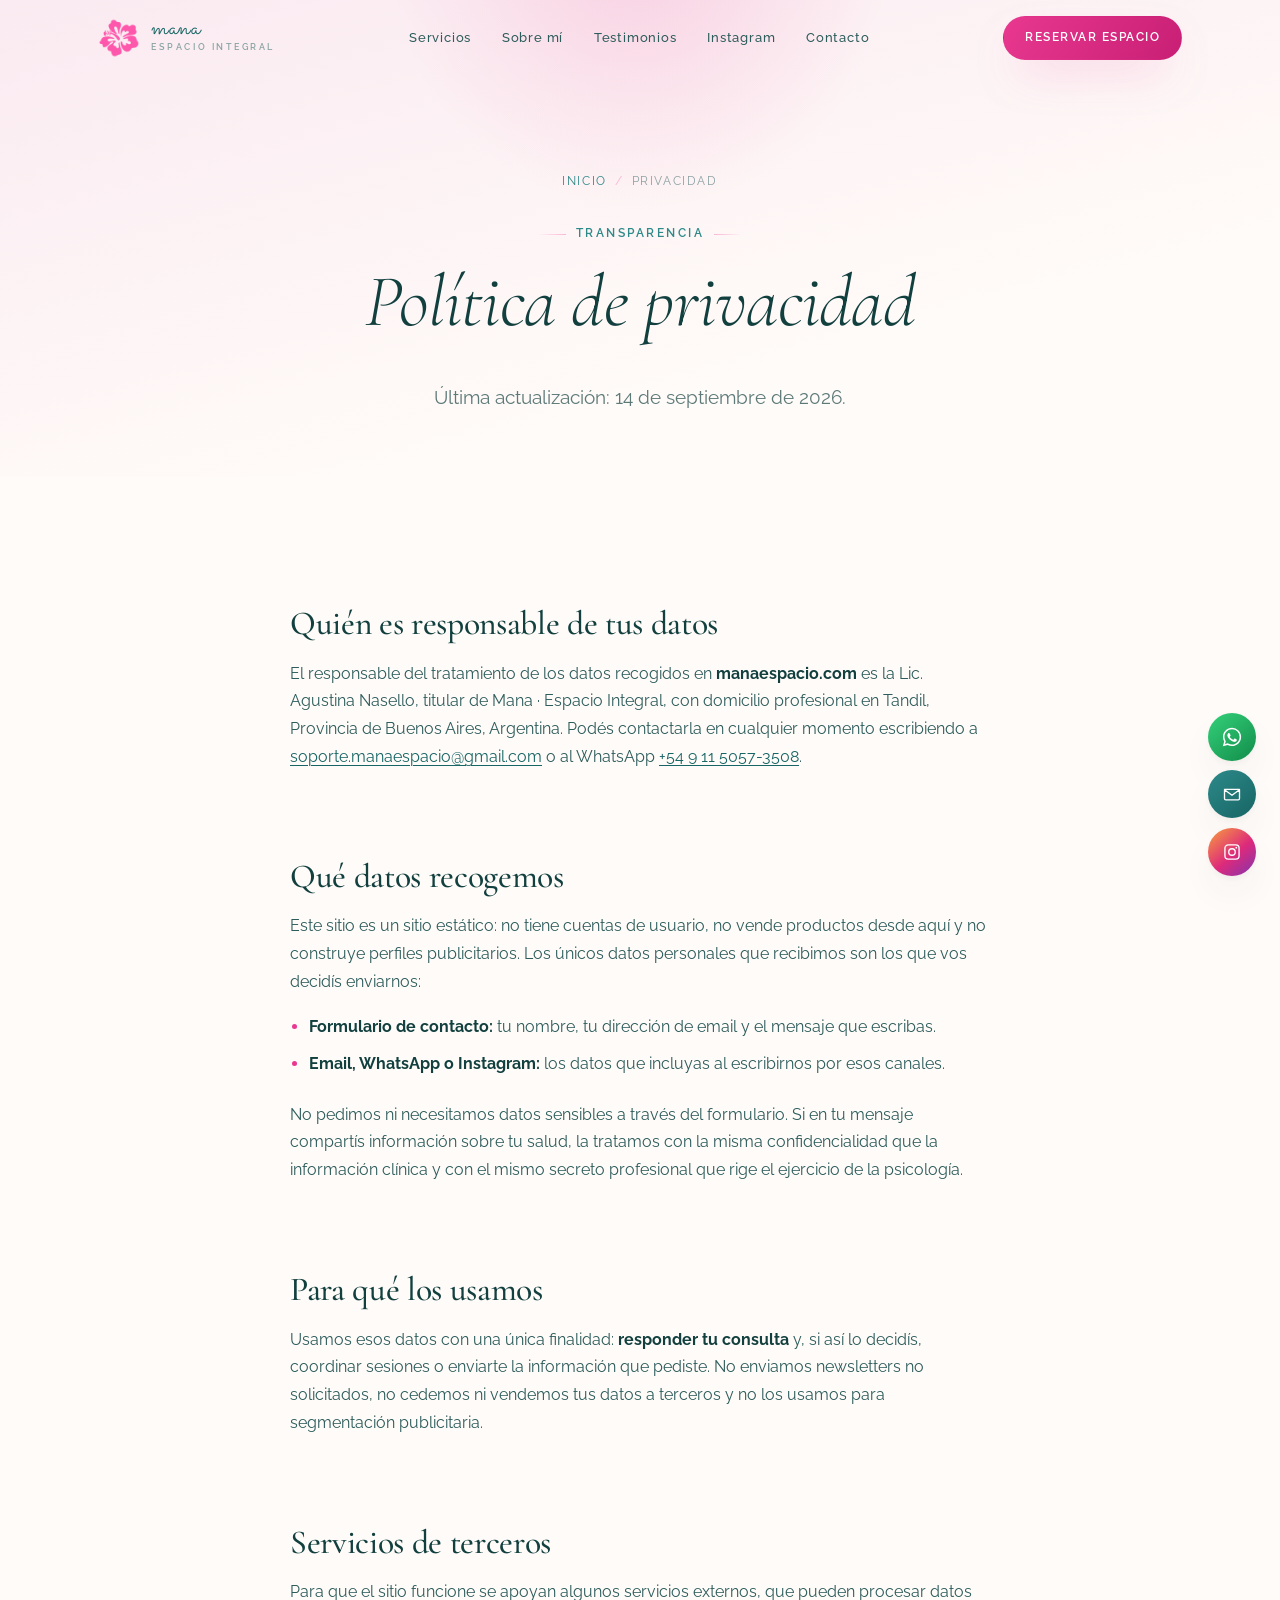
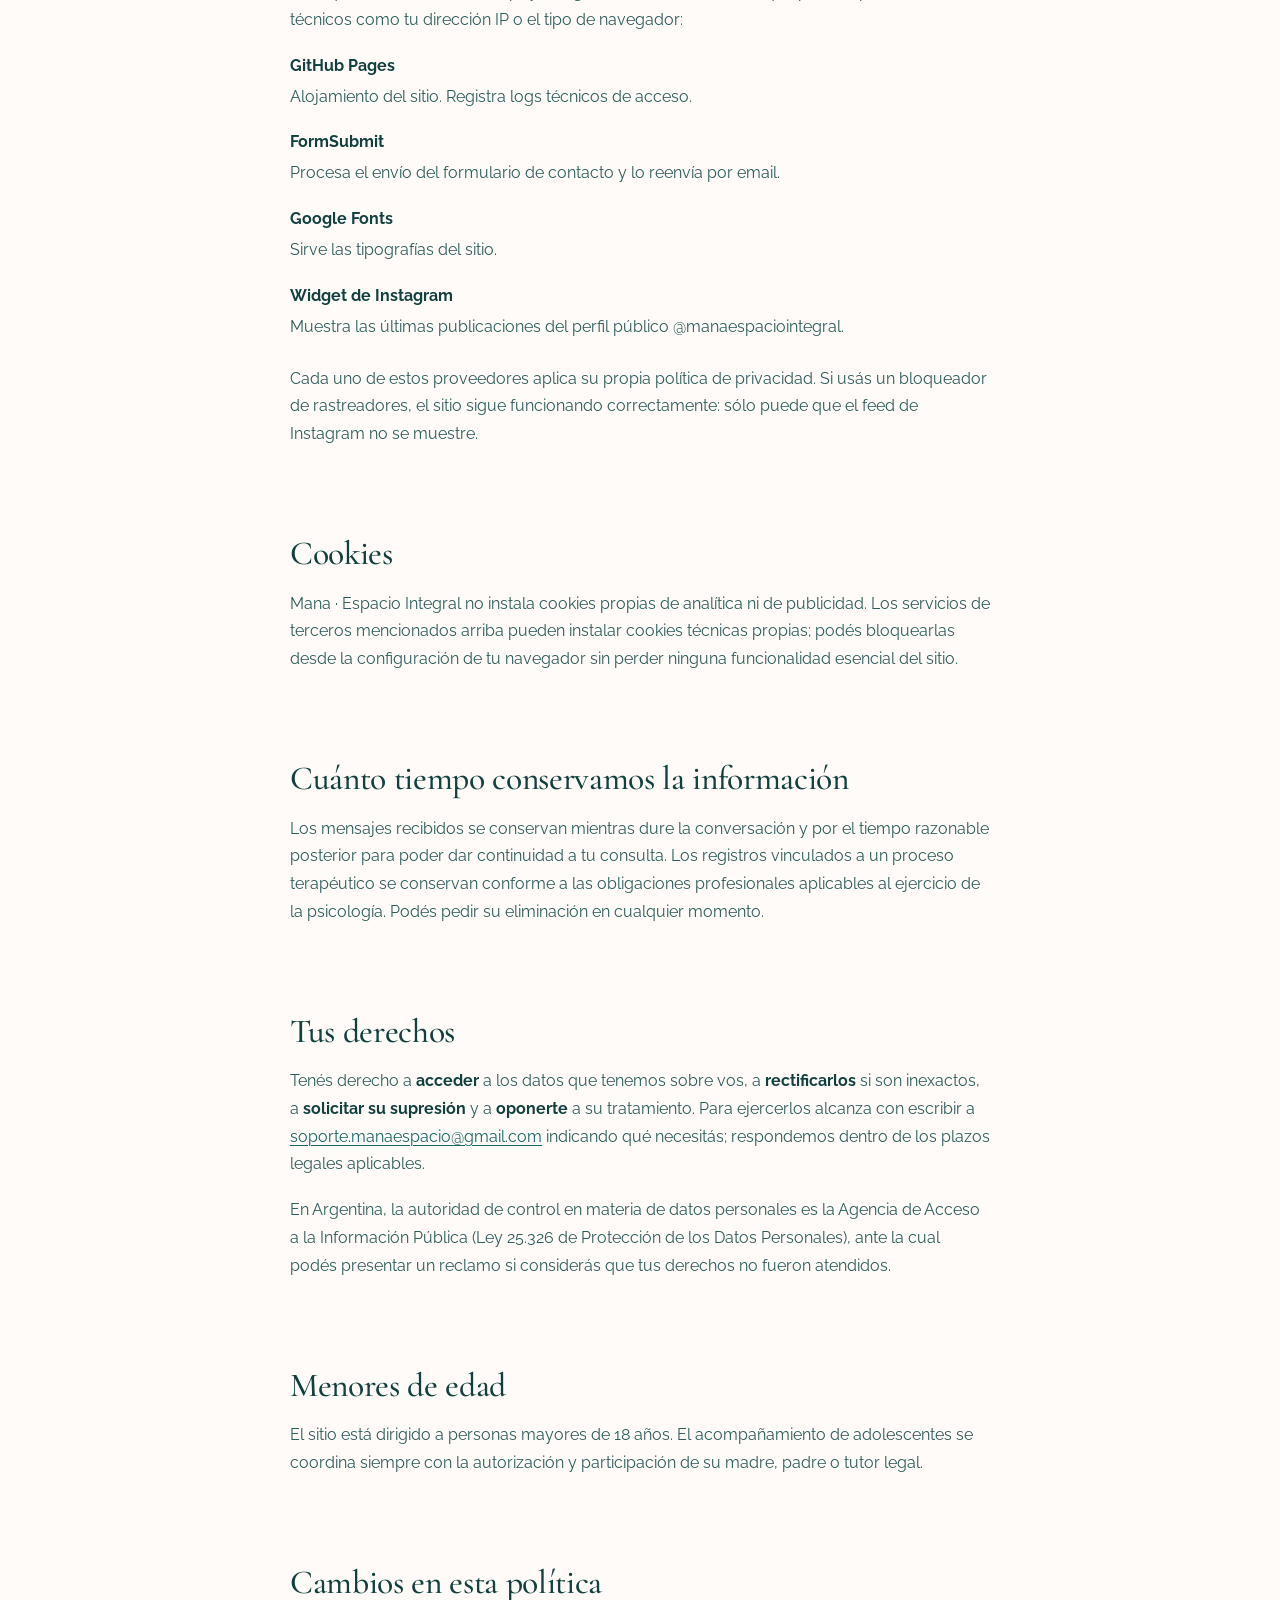
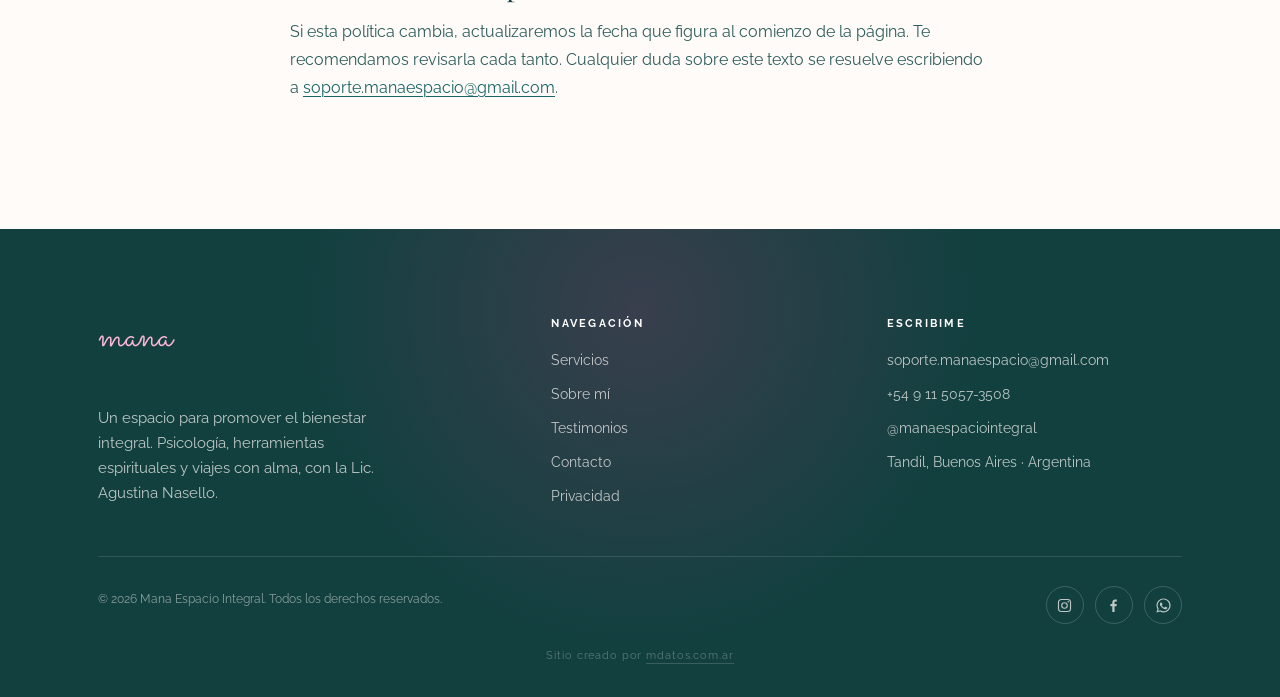
<file: privacy/index.html>
<!DOCTYPE html>
<html lang="es">
<head>
<meta charset="UTF-8" />
<meta name="viewport" content="width=device-width, initial-scale=1, viewport-fit=cover" />
<title>Política de privacidad — Mana Espacio Integral</title>
<meta name="description" content="Qué datos recogemos en manaespacio.com, para qué los usamos, cuánto tiempo los conservamos y cómo ejercer tus derechos sobre ellos." />
<meta name="robots" content="index, follow, max-image-preview:large" />
<meta name="theme-color" content="#fffbf8" />
<link rel="canonical" href="https://manaespacio.com/privacy/" />
<link rel="icon" href="../images/favicon.ico" sizes="16x16 32x32 48x48" />
<link rel="icon" type="image/png" sizes="96x96" href="../images/favicon-96.png" />
<link rel="apple-touch-icon" sizes="180x180" href="../images/apple-touch-icon.png" />
<link rel="manifest" href="../site.webmanifest" />
<meta property="og:type" content="article" />
<meta property="og:locale" content="es_AR" />
<meta property="og:site_name" content="Mana · Espacio Integral" />
<meta property="og:title" content="Política de privacidad — Mana Espacio Integral" />
<meta property="og:description" content="Qué datos recogemos en manaespacio.com, para qué los usamos, cuánto tiempo los conservamos y cómo ejercer tus derechos sobre ellos." />
<meta property="og:image" content="https://manaespacio.com/images/og-image.jpg" />
<meta name="twitter:card" content="summary_large_image" />
<link rel="alternate" type="text/markdown" href="../md/privacy.md" title="Versión markdown para agentes" />
<link rel="sitemap" type="application/xml" href="../sitemap.xml" />
<link rel="preconnect" href="https://fonts.googleapis.com" />
<link rel="preconnect" href="https://fonts.gstatic.com" crossorigin />
<link href="https://fonts.googleapis.com/css2?family=Cormorant+Garamond:ital,wght@0,300;0,400;0,500;0,600;1,300;1,400;1,500&family=Raleway:wght@300;400;500;600;700&family=Sacramento&display=swap" rel="stylesheet" />
<link rel="stylesheet" href="../assets/css/styles.css" />
<script type="application/ld+json">
{
  "@context": "https://schema.org",
  "@type": "WebPage",
  "url": "https://manaespacio.com/privacy/",
  "name": "Política de privacidad",
  "inLanguage": "es",
  "isPartOf": { "@id": "https://manaespacio.com/#website" },
  "publisher": { "@id": "https://manaespacio.com/#organization" }
}
</script>
</head>

<body>
<a class="skip-link" href="#main">Saltar al contenido</a>
<div class="scroll-bar" aria-hidden="true"></div>

<svg width="0" height="0" style="position:absolute" aria-hidden="true" focusable="false">
  <defs>
    <symbol id="i-wa" viewBox="0 0 24 24"><path fill="currentColor" d="M12.04 2C6.58 2 2.13 6.45 2.13 11.91c0 1.75.46 3.45 1.32 4.95L2 22l5.25-1.38a9.87 9.87 0 0 0 4.79 1.22h.01c5.46 0 9.91-4.45 9.91-9.91 0-2.65-1.03-5.14-2.9-7.01A9.82 9.82 0 0 0 12.04 2m0 1.67c2.2 0 4.27.86 5.83 2.42a8.2 8.2 0 0 1 2.41 5.82c0 4.54-3.7 8.24-8.25 8.24a8.2 8.2 0 0 1-4.19-1.15l-.3-.18-3.12.82.83-3.04-.2-.31a8.18 8.18 0 0 1-1.26-4.38c0-4.54 3.7-8.24 8.25-8.24m-3.6 4.1c-.17 0-.44.06-.67.31s-.89.87-.89 2.12.91 2.46 1.04 2.63 1.79 2.74 4.35 3.83c.61.26 1.08.42 1.45.54.61.19 1.17.17 1.61.1.49-.07 1.5-.61 1.72-1.21s.21-1.1.15-1.21-.23-.17-.48-.29-1.5-.74-1.73-.83-.4-.12-.57.12-.65.83-.8 1-.3.19-.55.06-1.06-.39-2.02-1.24c-.75-.67-1.25-1.49-1.4-1.74s-.02-.39.11-.51c.11-.11.25-.29.37-.44s.17-.25.25-.41.04-.31-.02-.44-.57-1.37-.78-1.87c-.2-.48-.41-.42-.57-.43z"/></symbol>
    <symbol id="i-mail" viewBox="0 0 24 24"><path fill="none" stroke="currentColor" stroke-width="1.6" stroke-linecap="round" stroke-linejoin="round" d="M3 6.5h18v11a1.5 1.5 0 0 1-1.5 1.5h-15A1.5 1.5 0 0 1 3 17.5zM3 7l9 6.5L21 7"/></symbol>
    <symbol id="i-ig" viewBox="0 0 24 24"><path fill="none" stroke="currentColor" stroke-width="1.6" d="M7.5 3.5h9a4 4 0 0 1 4 4v9a4 4 0 0 1-4 4h-9a4 4 0 0 1-4-4v-9a4 4 0 0 1 4-4Z"/><circle cx="12" cy="12" r="3.9" fill="none" stroke="currentColor" stroke-width="1.6"/><circle cx="17.2" cy="6.8" r="1.1" fill="currentColor"/></symbol>
    <symbol id="i-fb" viewBox="0 0 24 24"><path fill="currentColor" d="M13.5 21v-8h2.7l.4-3.1h-3.1V7.9c0-.9.25-1.5 1.55-1.5h1.65V3.63A22 22 0 0 0 14.3 3.5c-2.38 0-4 1.45-4 4.12V9.9H7.6V13h2.7v8z"/></symbol>
    <symbol id="i-arrow" viewBox="0 0 24 24"><path fill="none" stroke="currentColor" stroke-width="1.8" stroke-linecap="round" stroke-linejoin="round" d="M4 12h15m-6-6 6 6-6 6"/></symbol>
    <symbol id="i-chev" viewBox="0 0 24 24"><path fill="none" stroke="currentColor" stroke-width="2" stroke-linecap="round" stroke-linejoin="round" d="m6 9 6 6 6-6"/></symbol>
    <symbol id="i-ext" viewBox="0 0 24 24"><path fill="none" stroke="currentColor" stroke-width="1.8" stroke-linecap="round" stroke-linejoin="round" d="M14 4h6v6m0-6L10 14M18 14v5a1 1 0 0 1-1 1H5a1 1 0 0 1-1-1V7a1 1 0 0 1 1-1h5"/></symbol>
  </defs>
</svg>

<header class="site-header">
  <div class="header-inner">
    <a class="brand" href="../" aria-label="Mana Espacio Integral — inicio">
      <img src="../images/mana-flor.webp" width="400" height="400" alt="" />
      <span class="brand-name"><b>mana</b><span>Espacio Integral</span></span>
    </a>
    <nav class="nav" id="nav" aria-label="Navegación principal">
      <a href="../#servicios">Servicios</a>
      <a href="../about/">Sobre mí</a>
      <a href="../#testimonios">Testimonios</a>
      <a href="../#instagram">Instagram</a>
      <a href="../contact/">Contacto</a>
      <a class="btn btn--pink btn--sm" href="https://wa.link/99ufp4" target="_blank" rel="noopener">Escribime</a>
    </nav>
    <a class="btn btn--pink btn--sm header-cta" href="../contact/" data-magnetic>Reservar espacio</a>
    <button class="nav-toggle" type="button" aria-expanded="false" aria-controls="nav" aria-label="Abrir menú">
      <span></span>
    </button>
  </div>
</header>
<div class="nav-scrim" aria-hidden="true"></div>

<main id="main">

  <section class="page-hero">
    <div class="wrap narrow">
      <ol class="breadcrumb"><li><a href="../">Inicio</a></li><li>Privacidad</li></ol>
      <p class="eyebrow eyebrow--center">Transparencia</p>
      <h1>Política de privacidad</h1>
      <p class="lede">Última actualización: 14 de septiembre de 2026.</p>
    </div>
  </section>

  <section class="section">
    <div class="wrap">
      <div class="prose">
        <h2>Quién es responsable de tus datos</h2>
        <p>El responsable del tratamiento de los datos recogidos en <strong>manaespacio.com</strong> es la Lic. Agustina Nasello, titular de Mana · Espacio Integral, con domicilio profesional en Tandil, Provincia de Buenos Aires, Argentina. Podés contactarla en cualquier momento escribiendo a <a href="mailto:soporte.manaespacio@gmail.com">soporte.manaespacio@gmail.com</a> o al WhatsApp <a href="https://wa.link/99ufp4" target="_blank" rel="noopener">+54 9 11 5057-3508</a>.</p>

        <h2>Qué datos recogemos</h2>
        <p>Este sitio es un sitio estático: no tiene cuentas de usuario, no vende productos desde aquí y no construye perfiles publicitarios. Los únicos datos personales que recibimos son los que vos decidís enviarnos:</p>
        <ul>
          <li><strong>Formulario de contacto:</strong> tu nombre, tu dirección de email y el mensaje que escribas.</li>
          <li><strong>Email, WhatsApp o Instagram:</strong> los datos que incluyas al escribirnos por esos canales.</li>
        </ul>
        <p>No pedimos ni necesitamos datos sensibles a través del formulario. Si en tu mensaje compartís información sobre tu salud, la tratamos con la misma confidencialidad que la información clínica y con el mismo secreto profesional que rige el ejercicio de la psicología.</p>

        <h2>Para qué los usamos</h2>
        <p>Usamos esos datos con una única finalidad: <strong>responder tu consulta</strong> y, si así lo decidís, coordinar sesiones o enviarte la información que pediste. No enviamos newsletters no solicitados, no cedemos ni vendemos tus datos a terceros y no los usamos para segmentación publicitaria.</p>

        <h2>Servicios de terceros</h2>
        <p>Para que el sitio funcione se apoyan algunos servicios externos, que pueden procesar datos técnicos como tu dirección IP o el tipo de navegador:</p>
        <dl>
          <dt>GitHub Pages</dt><dd>Alojamiento del sitio. Registra logs técnicos de acceso.</dd>
          <dt>FormSubmit</dt><dd>Procesa el envío del formulario de contacto y lo reenvía por email.</dd>
          <dt>Google Fonts</dt><dd>Sirve las tipografías del sitio.</dd>
          <dt>Widget de Instagram</dt><dd>Muestra las últimas publicaciones del perfil público @manaespaciointegral.</dd>
        </dl>
        <p>Cada uno de estos proveedores aplica su propia política de privacidad. Si usás un bloqueador de rastreadores, el sitio sigue funcionando correctamente: sólo puede que el feed de Instagram no se muestre.</p>

        <h2>Cookies</h2>
        <p>Mana · Espacio Integral no instala cookies propias de analítica ni de publicidad. Los servicios de terceros mencionados arriba pueden instalar cookies técnicas propias; podés bloquearlas desde la configuración de tu navegador sin perder ninguna funcionalidad esencial del sitio.</p>

        <h2>Cuánto tiempo conservamos la información</h2>
        <p>Los mensajes recibidos se conservan mientras dure la conversación y por el tiempo razonable posterior para poder dar continuidad a tu consulta. Los registros vinculados a un proceso terapéutico se conservan conforme a las obligaciones profesionales aplicables al ejercicio de la psicología. Podés pedir su eliminación en cualquier momento.</p>

        <h2>Tus derechos</h2>
        <p>Tenés derecho a <strong>acceder</strong> a los datos que tenemos sobre vos, a <strong>rectificarlos</strong> si son inexactos, a <strong>solicitar su supresión</strong> y a <strong>oponerte</strong> a su tratamiento. Para ejercerlos alcanza con escribir a <a href="mailto:soporte.manaespacio@gmail.com">soporte.manaespacio@gmail.com</a> indicando qué necesitás; respondemos dentro de los plazos legales aplicables.</p>
        <p>En Argentina, la autoridad de control en materia de datos personales es la Agencia de Acceso a la Información Pública (Ley 25.326 de Protección de los Datos Personales), ante la cual podés presentar un reclamo si considerás que tus derechos no fueron atendidos.</p>

        <h2>Menores de edad</h2>
        <p>El sitio está dirigido a personas mayores de 18 años. El acompañamiento de adolescentes se coordina siempre con la autorización y participación de su madre, padre o tutor legal.</p>

        <h2>Cambios en esta política</h2>
        <p>Si esta política cambia, actualizaremos la fecha que figura al comienzo de la página. Te recomendamos revisarla cada tanto. Cualquier duda sobre este texto se resuelve escribiendo a <a href="mailto:soporte.manaespacio@gmail.com">soporte.manaespacio@gmail.com</a>.</p>
      </div>
    </div>
  </section>
</main>

<div class="dock" aria-label="Contacto rápido">
  <a class="wa" href="https://wa.link/99ufp4" target="_blank" rel="noopener" aria-label="Escribir por WhatsApp"><svg width="22" height="22" aria-hidden="true"><use href="#i-wa"/></svg></a>
  <a class="em" href="mailto:soporte.manaespacio@gmail.com" aria-label="Enviar un email"><svg width="20" height="20" aria-hidden="true"><use href="#i-mail"/></svg></a>
  <a class="ig" href="https://www.instagram.com/manaespaciointegral/" target="_blank" rel="noopener" aria-label="Ir a Instagram"><svg width="20" height="20" aria-hidden="true"><use href="#i-ig"/></svg></a>
</div>

<footer class="site-footer">
  <div class="wrap">
    <div class="footer-grid">
      <div class="footer-brand">
        <p class="script">mana</p>
        <p>Un espacio para promover el bienestar integral. Psicología, herramientas espirituales y viajes con alma, con la Lic. Agustina Nasello.</p>
      </div>
      <div>
        <h4>Navegación</h4>
        <ul class="footer-links">
          <li><a href="../#servicios">Servicios</a></li>
          <li><a href="../about/">Sobre mí</a></li>
          <li><a href="../#testimonios">Testimonios</a></li>
          <li><a href="../contact/">Contacto</a></li>
          <li><a href="../privacy/">Privacidad</a></li>
        </ul>
      </div>
      <div>
        <h4>Escribime</h4>
        <ul class="footer-links">
          <li><a href="mailto:soporte.manaespacio@gmail.com">soporte.manaespacio@gmail.com</a></li>
          <li><a href="https://wa.link/99ufp4" target="_blank" rel="noopener">+54 9 11 5057-3508</a></li>
          <li><a href="https://www.instagram.com/manaespaciointegral/" target="_blank" rel="noopener">@manaespaciointegral</a></li>
          <li>Tandil, Buenos Aires · Argentina</li>
        </ul>
      </div>
    </div>
    <div class="footer-bottom">
      <p>© <span data-year>2026</span> Mana Espacio Integral. Todos los derechos reservados.</p>
      <div class="footer-social">
        <a href="https://www.instagram.com/manaespaciointegral/" target="_blank" rel="noopener" aria-label="Instagram"><svg width="17" height="17" aria-hidden="true"><use href="#i-ig"/></svg></a>
        <a href="https://www.facebook.com/profile.php?id=61576437737966" target="_blank" rel="noopener" aria-label="Facebook"><svg width="17" height="17" aria-hidden="true"><use href="#i-fb"/></svg></a>
        <a href="https://wa.link/99ufp4" target="_blank" rel="noopener" aria-label="WhatsApp"><svg width="17" height="17" aria-hidden="true"><use href="#i-wa"/></svg></a>
      </div>
    </div>

    <p class="footer-credit">
      Sitio creado por <a href="https://www.mdatos.com.ar" target="_blank" rel="noopener">mdatos.com.ar</a>
    </p>
  </div>
</footer>

<script src="../assets/js/main.js" defer></script>
</body>
</html>
</file>
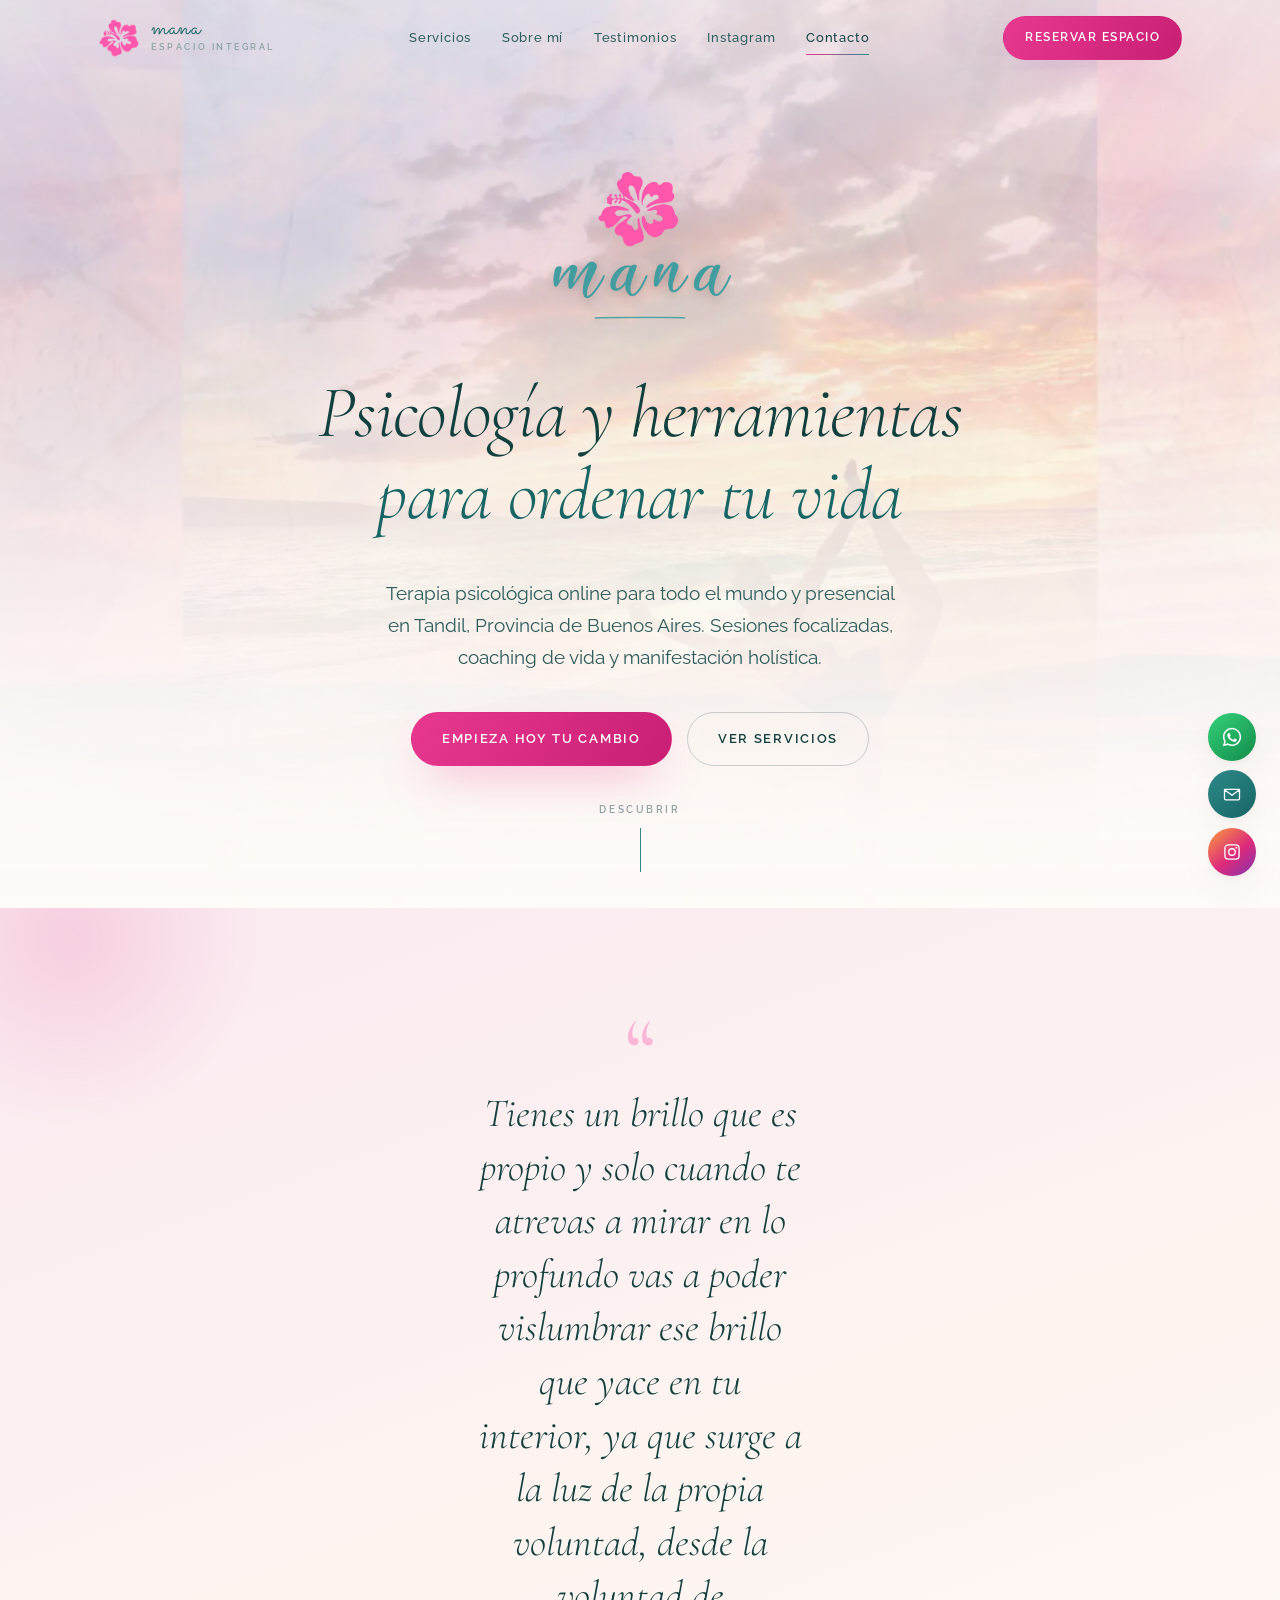
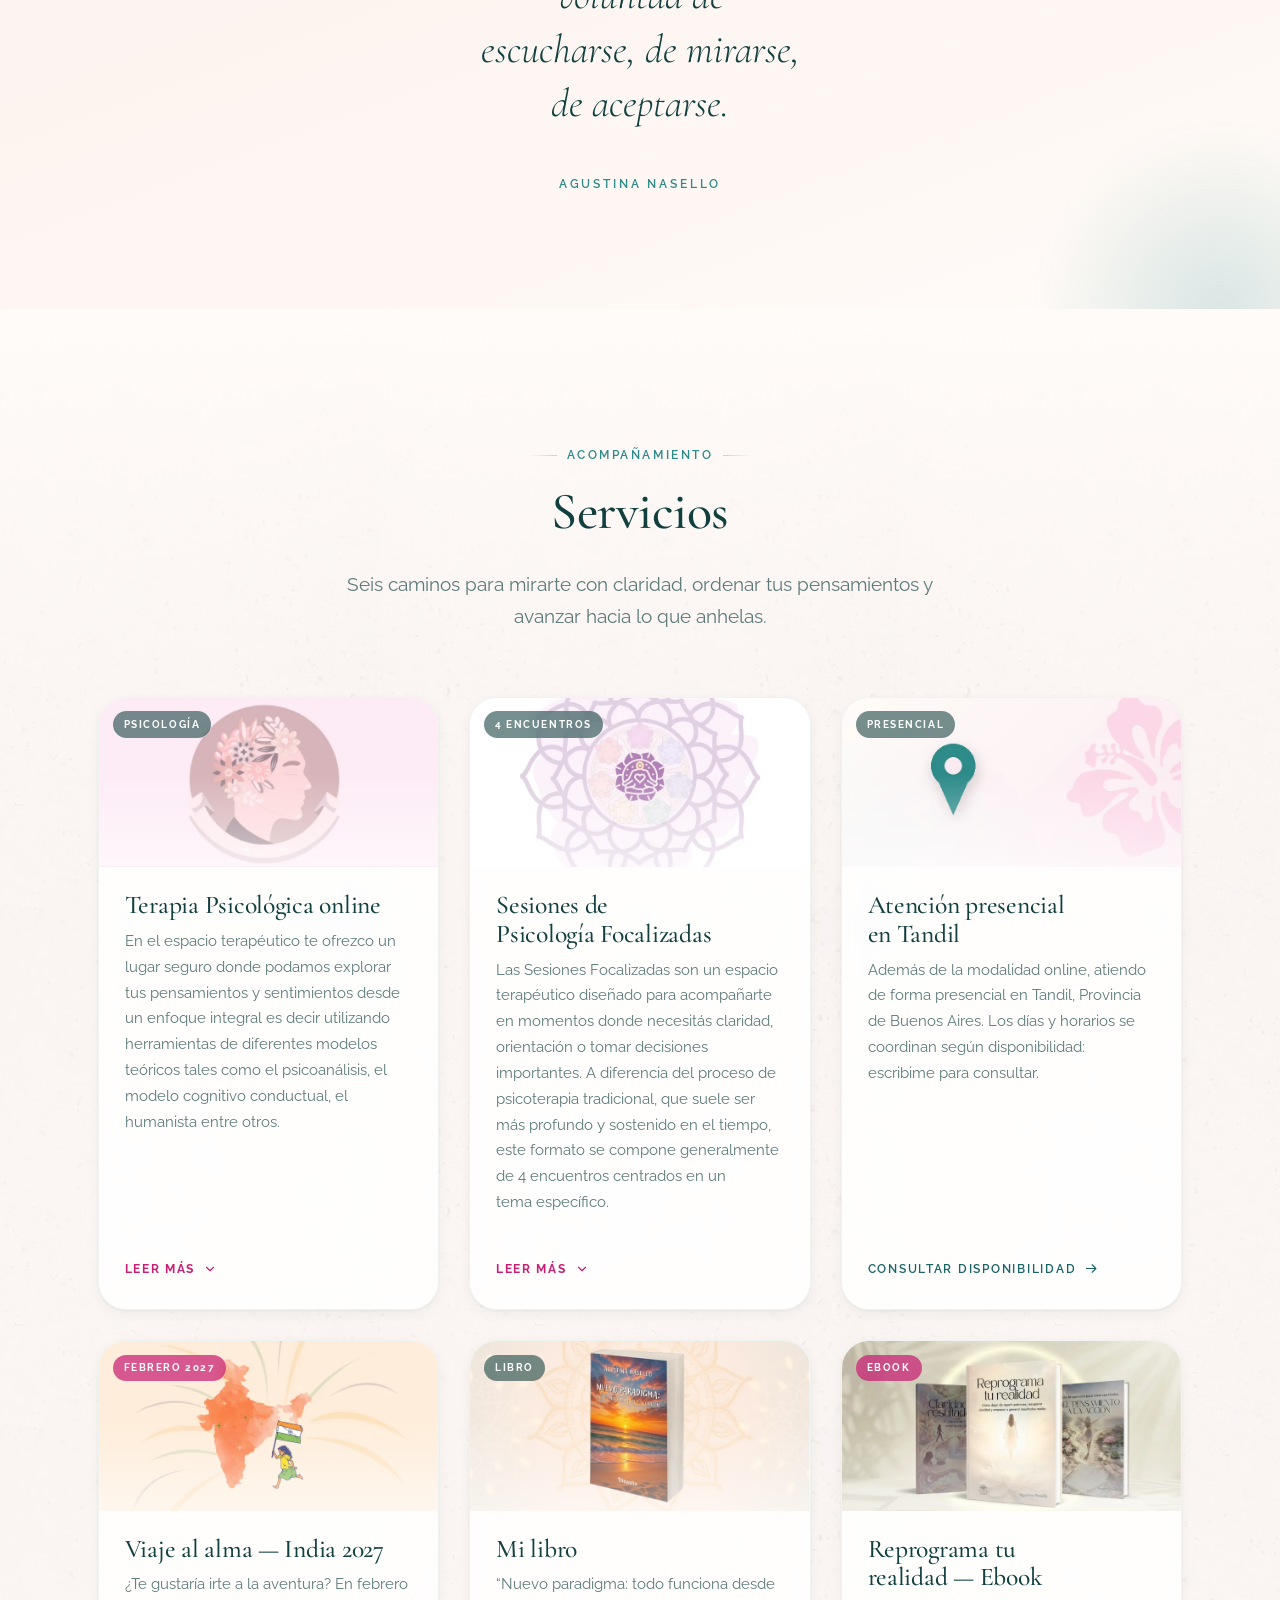
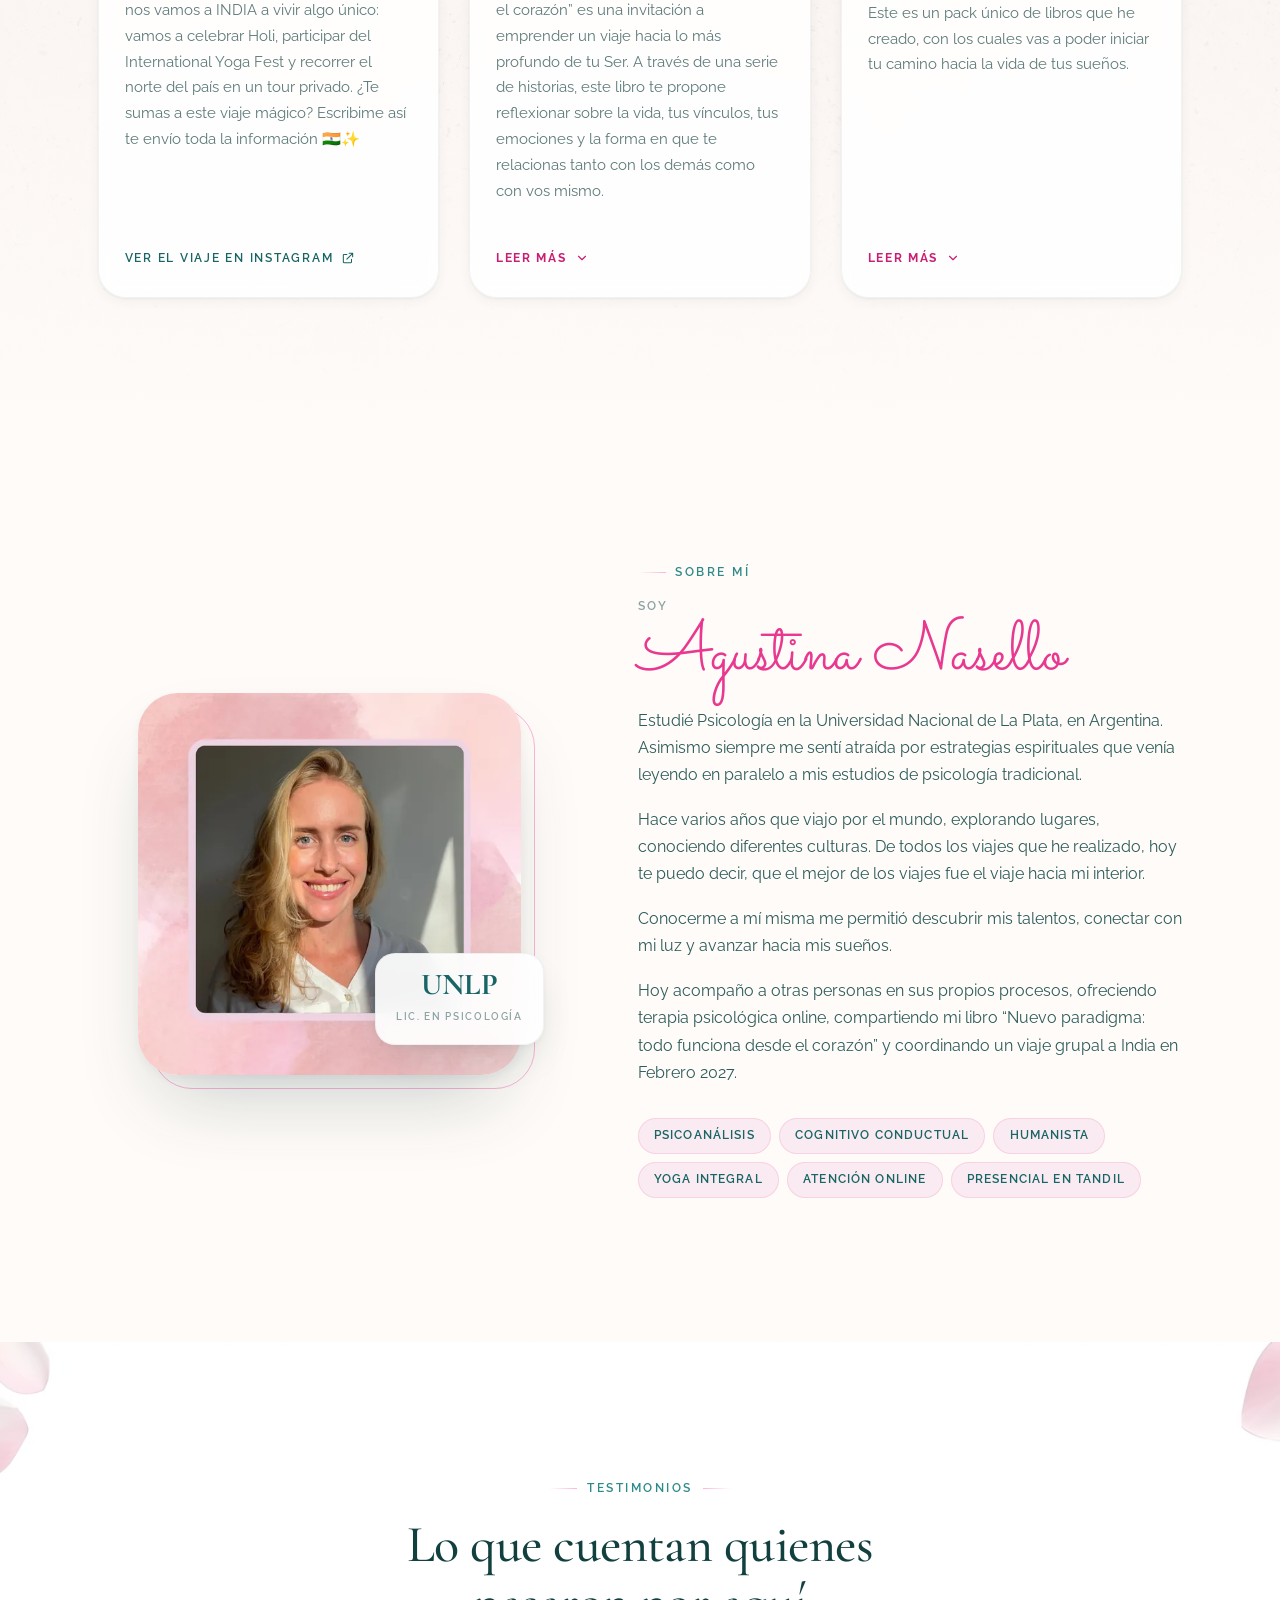
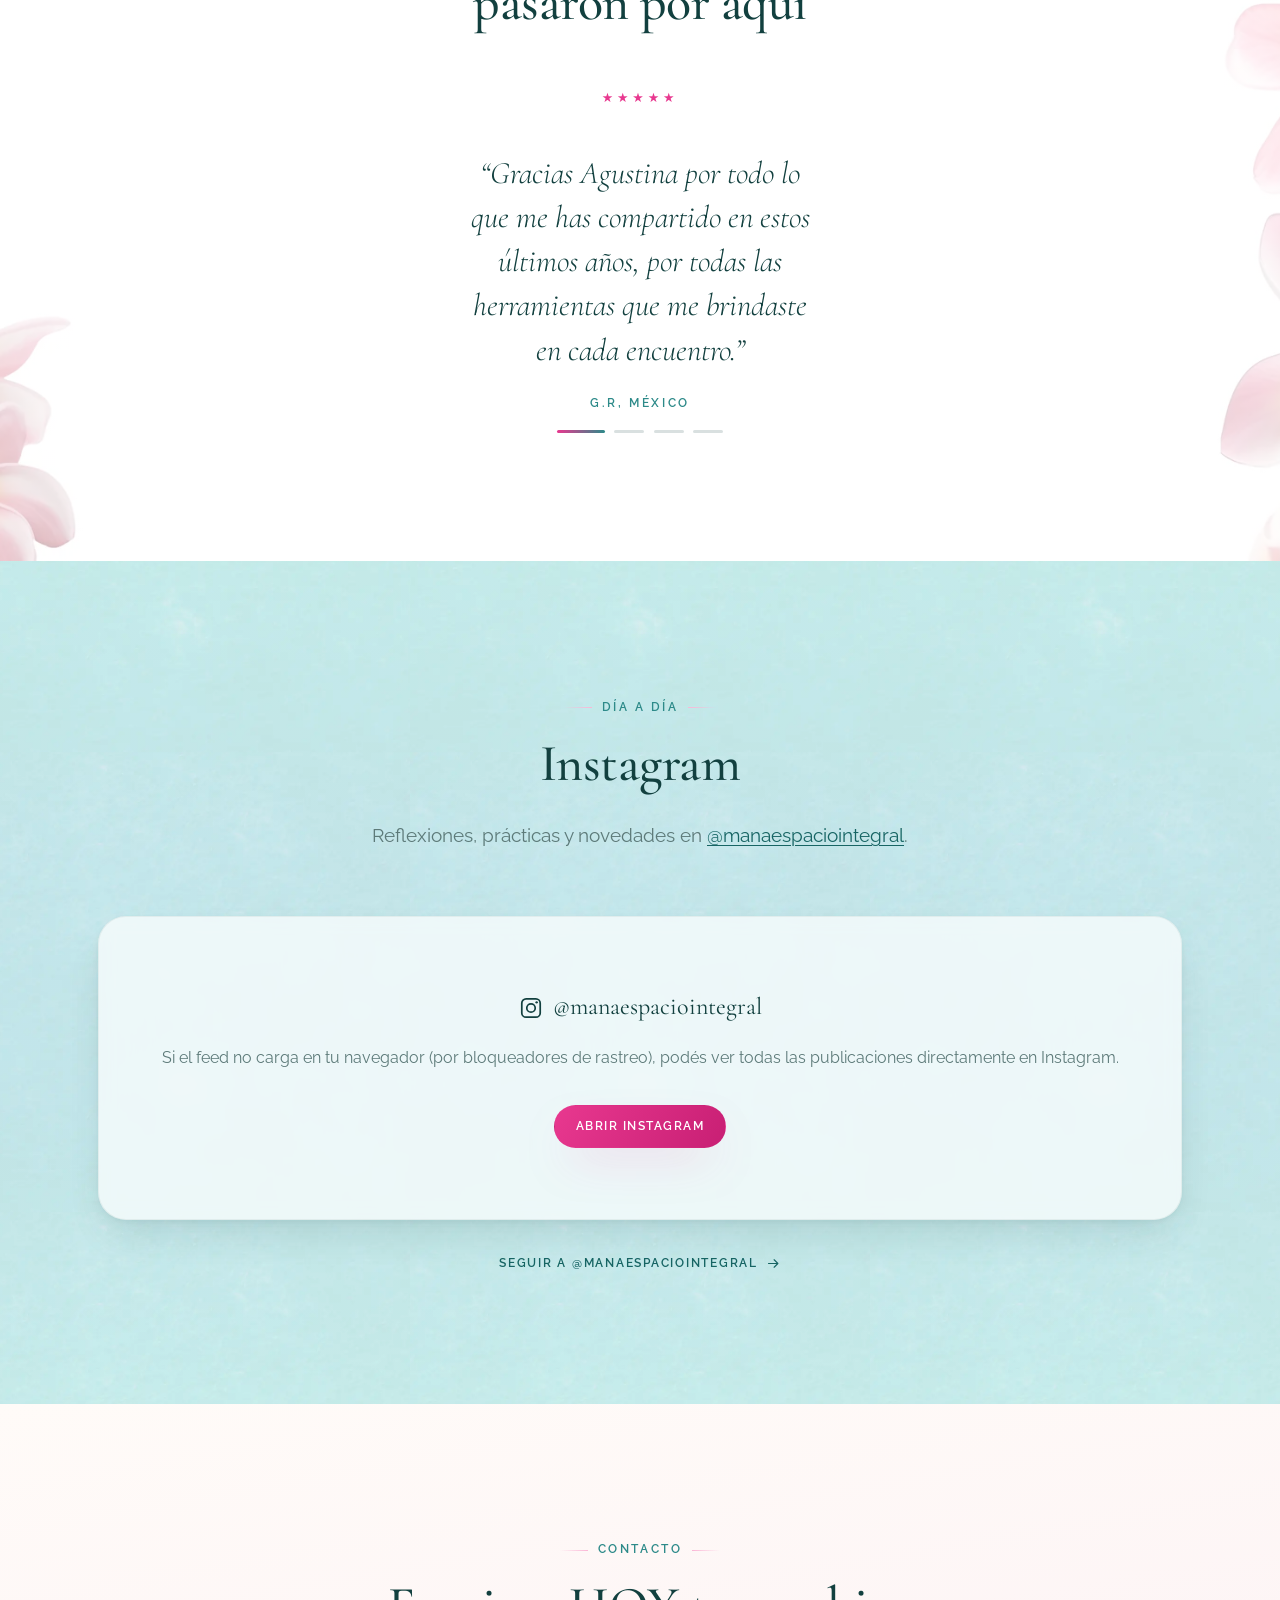
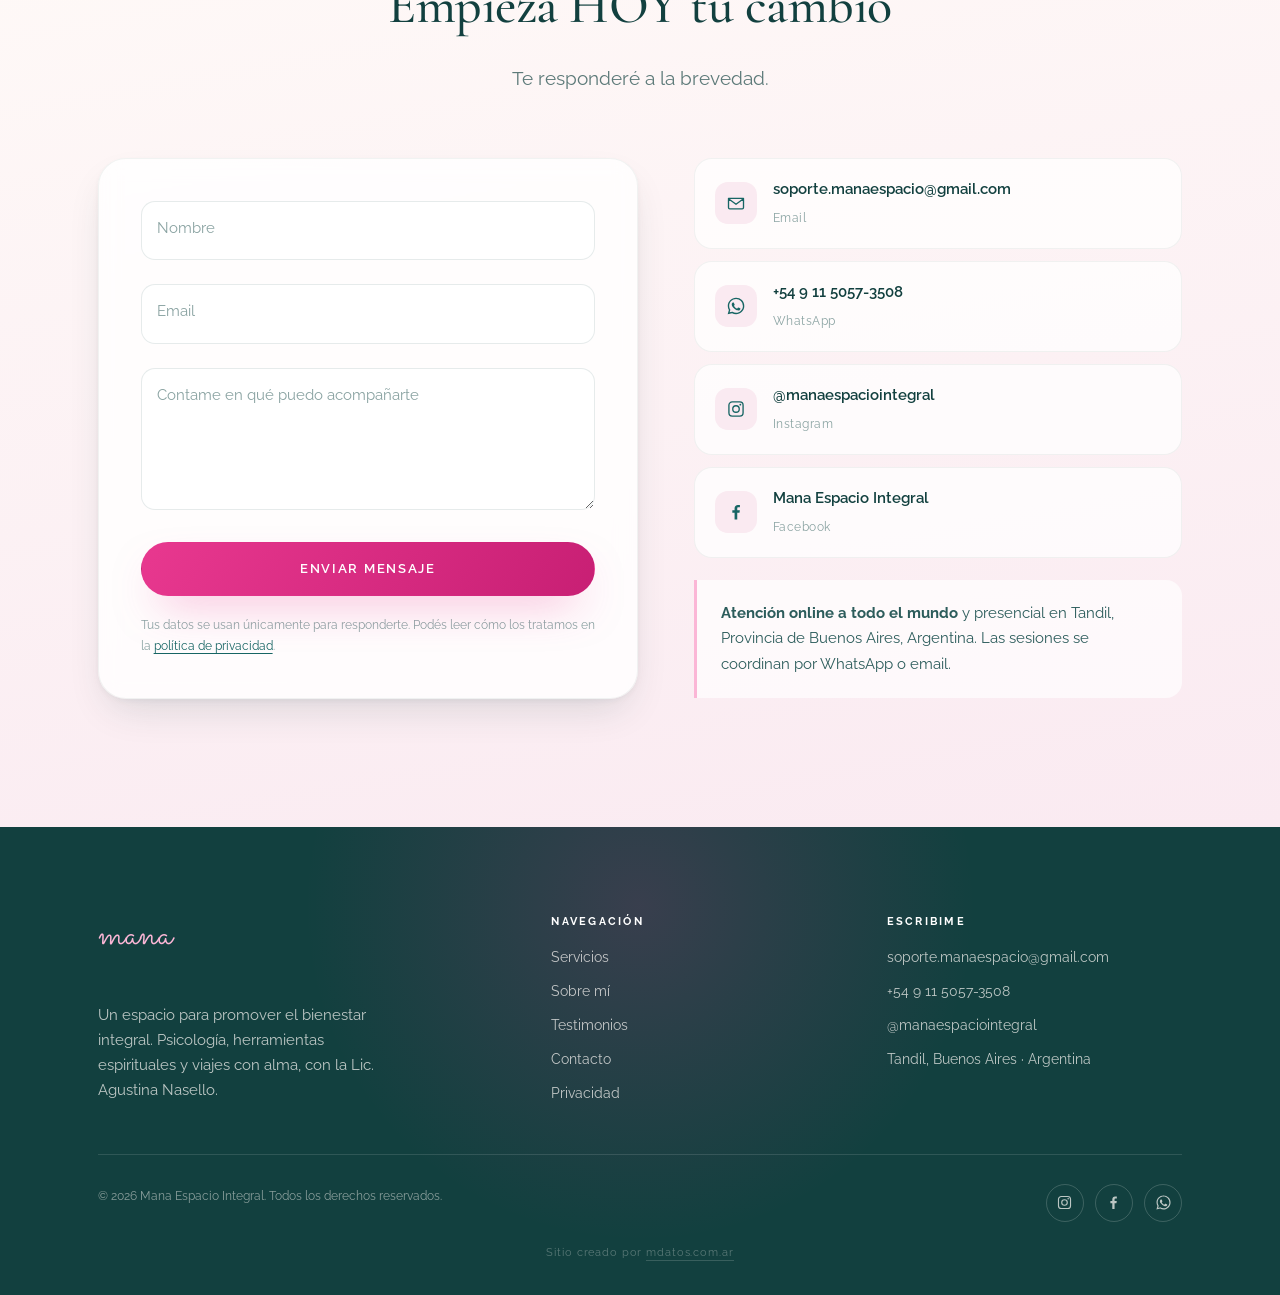
<file: servicios/index.html>
<!DOCTYPE html>
<html lang="es">
<head>
<meta charset="UTF-8" />
<meta name="viewport" content="width=device-width, initial-scale=1" />
<title>Servicios — Mana Espacio Integral</title>
<meta name="robots" content="noindex, follow" />
<link rel="canonical" href="https://manaespacio.com/#servicios" />
<meta http-equiv="refresh" content="0; url=../#servicios" />
<style>
  body {
    margin:0; min-height:100svh; display:grid; place-items:center;
    font:400 16px/1.7 "Raleway",ui-sans-serif,system-ui,-apple-system,sans-serif;
    color:#2c5c5b; background:#fffbf8; text-align:center; padding:2rem;
  }
  a { color:#176564; }
</style>
</head>
<body>
  <p>Esta página se mudó.<br />Te llevamos a <a href="../#servicios">Servicios</a>…</p>
  <script>location.replace("../#servicios");</script>
</body>
</html>
</file>
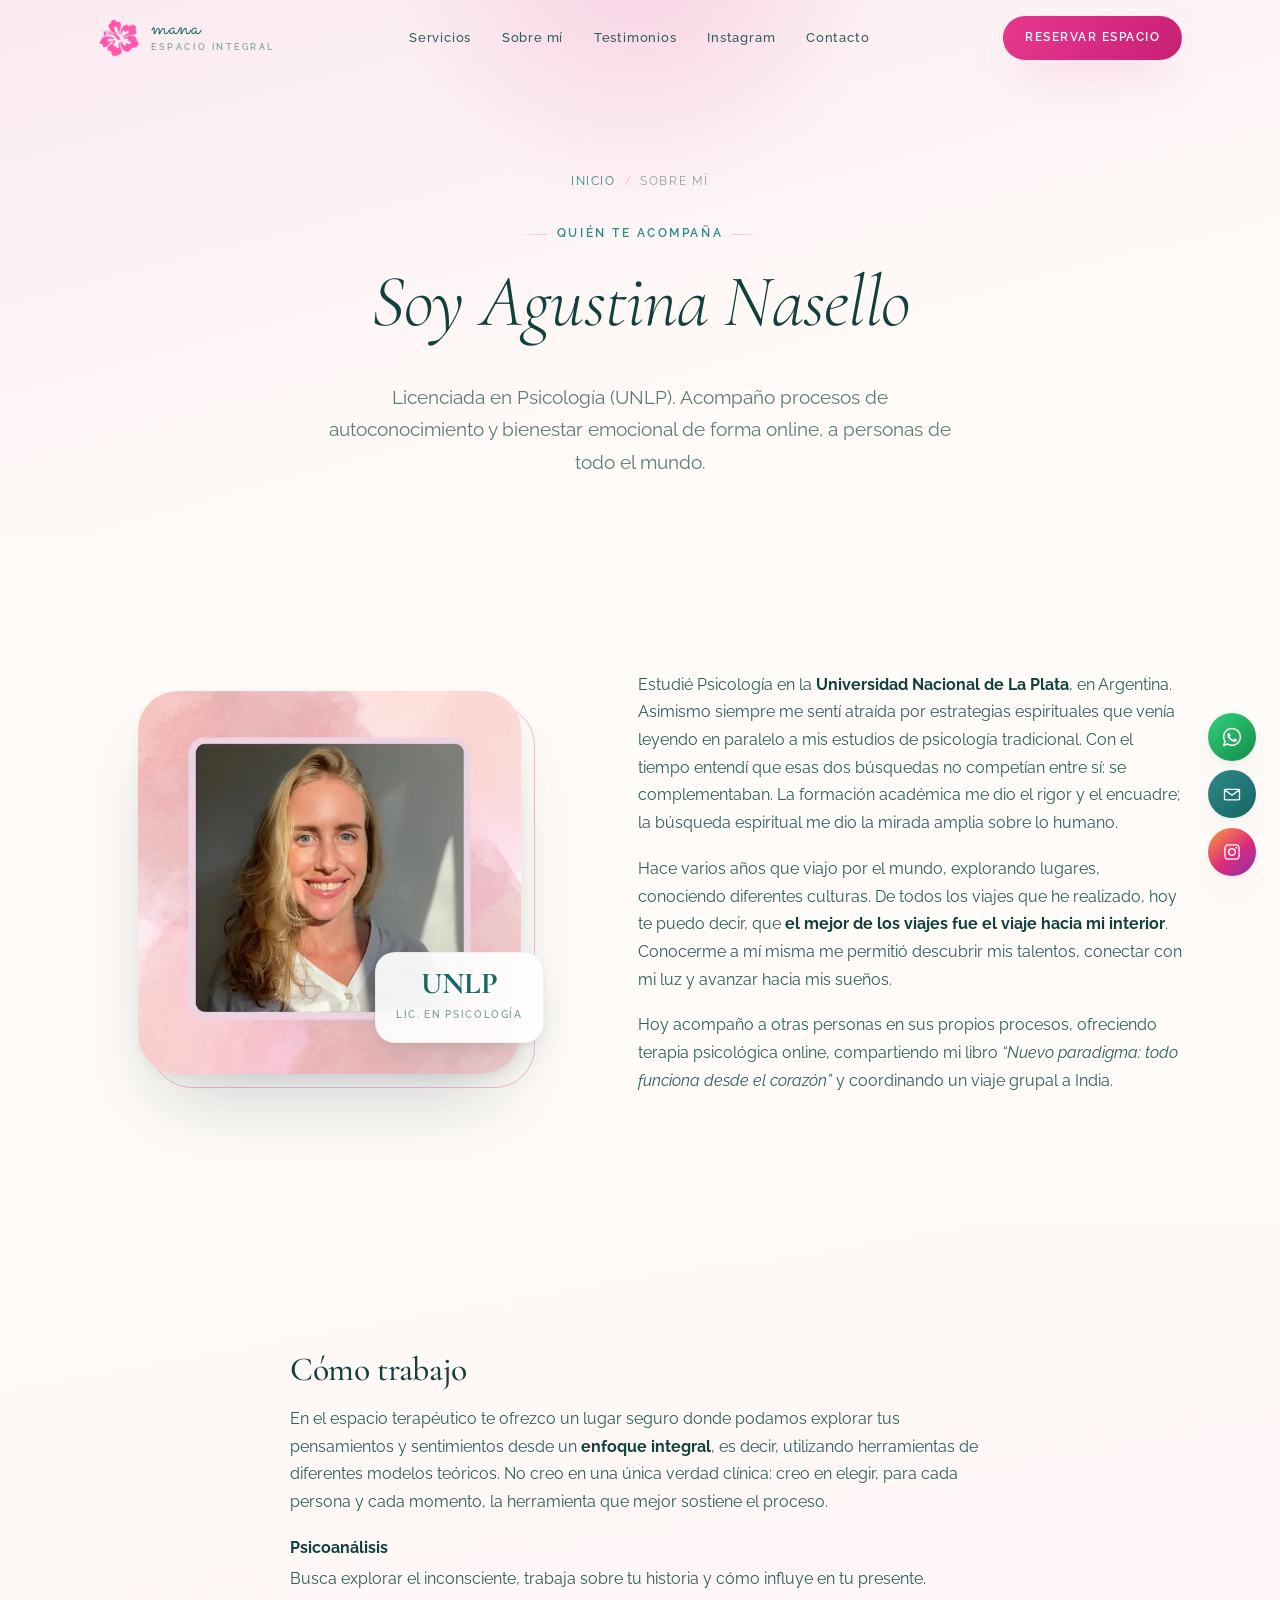
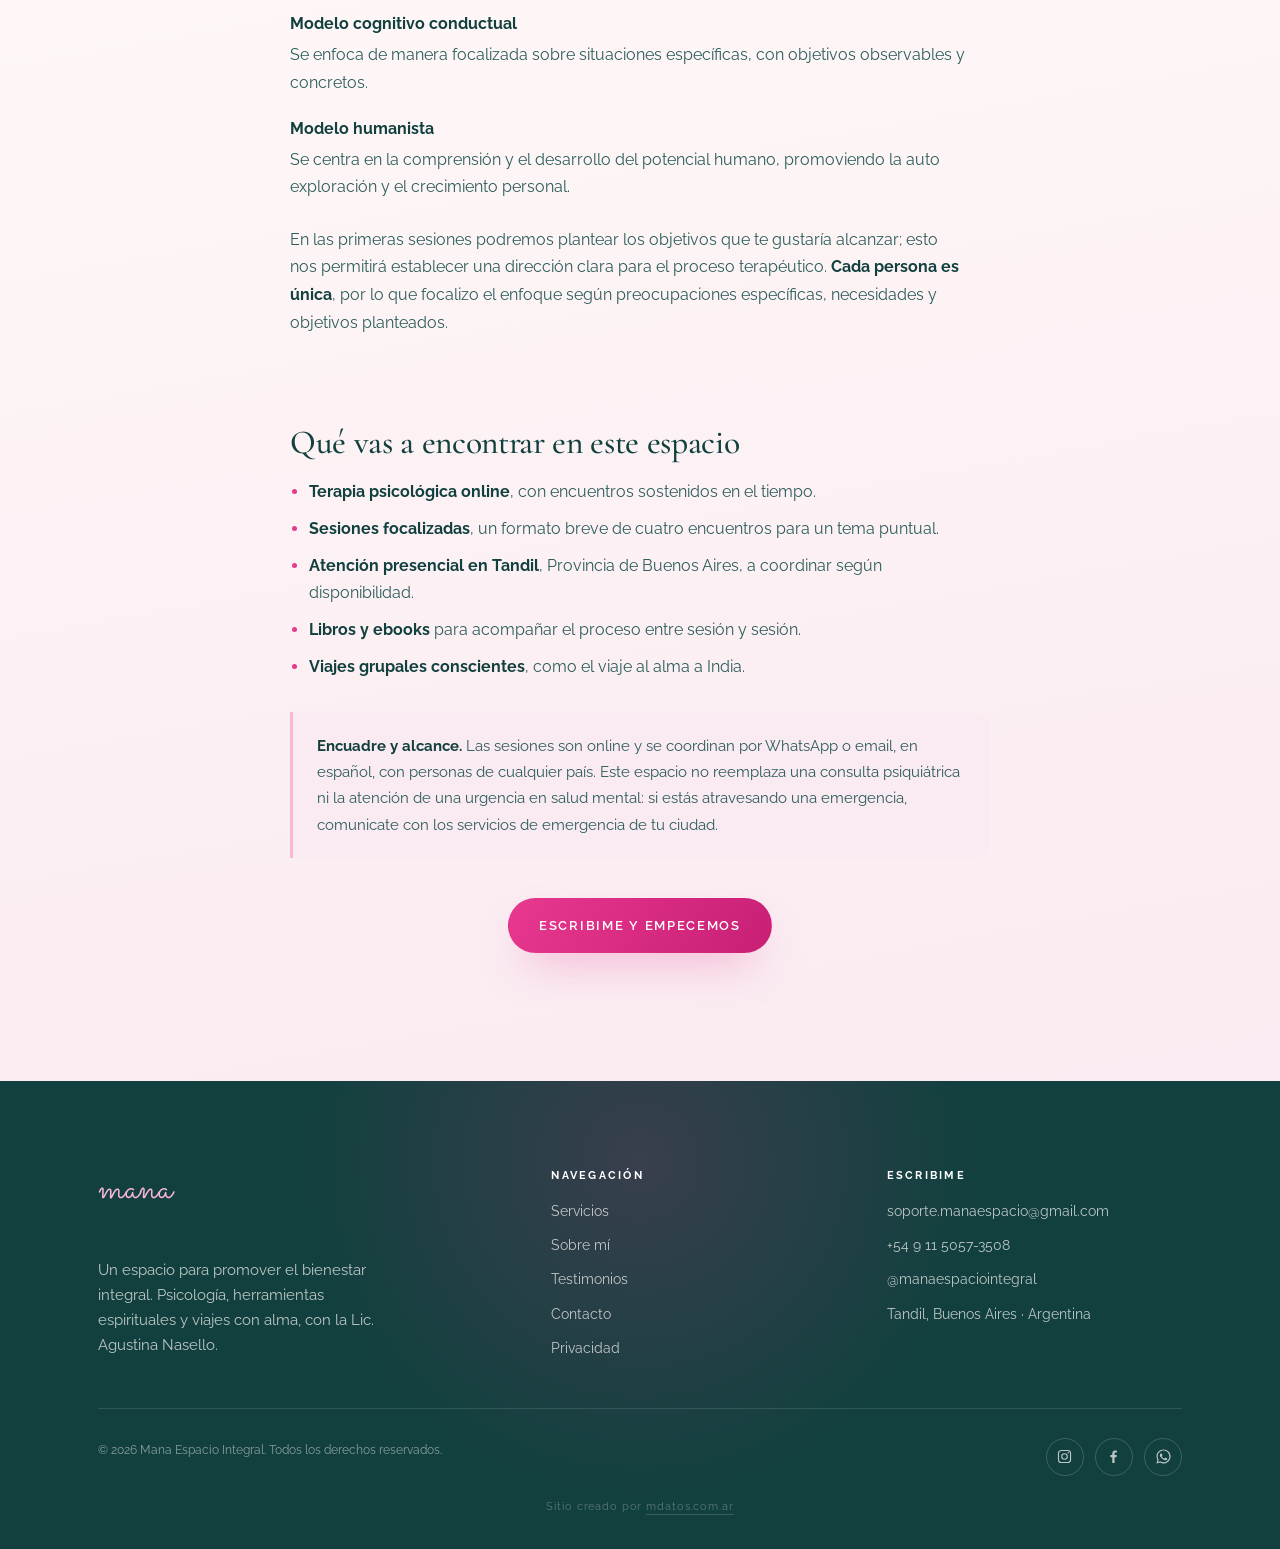
<file: sobre-mi/index.html>
<!DOCTYPE html>
<html lang="es">
<head>
<meta charset="UTF-8" />
<meta name="viewport" content="width=device-width, initial-scale=1" />
<title>Sobre mí — Mana Espacio Integral</title>
<meta name="robots" content="noindex, follow" />
<link rel="canonical" href="https://manaespacio.com/about/" />
<meta http-equiv="refresh" content="0; url=../about/" />
<style>
  body {
    margin:0; min-height:100svh; display:grid; place-items:center;
    font:400 16px/1.7 "Raleway",ui-sans-serif,system-ui,-apple-system,sans-serif;
    color:#2c5c5b; background:#fffbf8; text-align:center; padding:2rem;
  }
  a { color:#176564; }
</style>
</head>
<body>
  <p>Esta página se mudó.<br />Te llevamos a <a href="../about/">Sobre mí</a>…</p>
  <script>location.replace("../about/");</script>
</body>
</html>
</file>
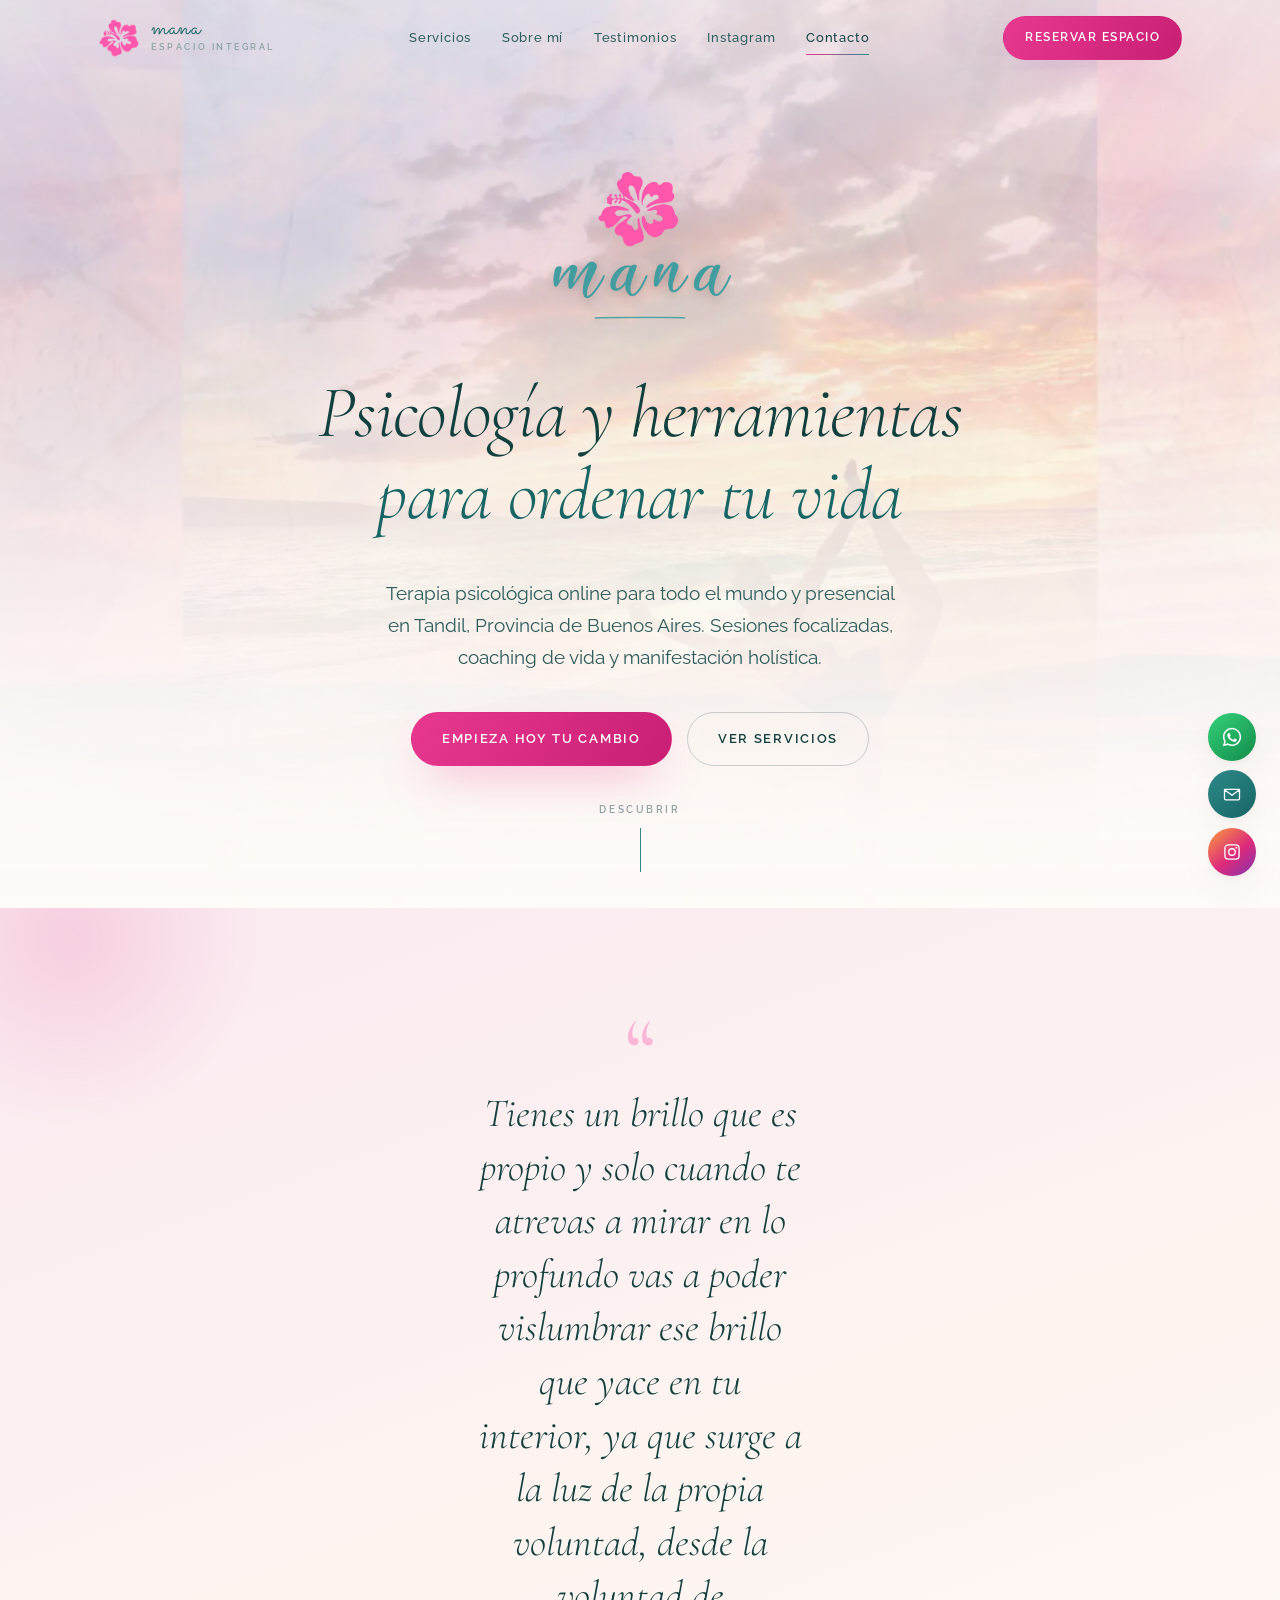
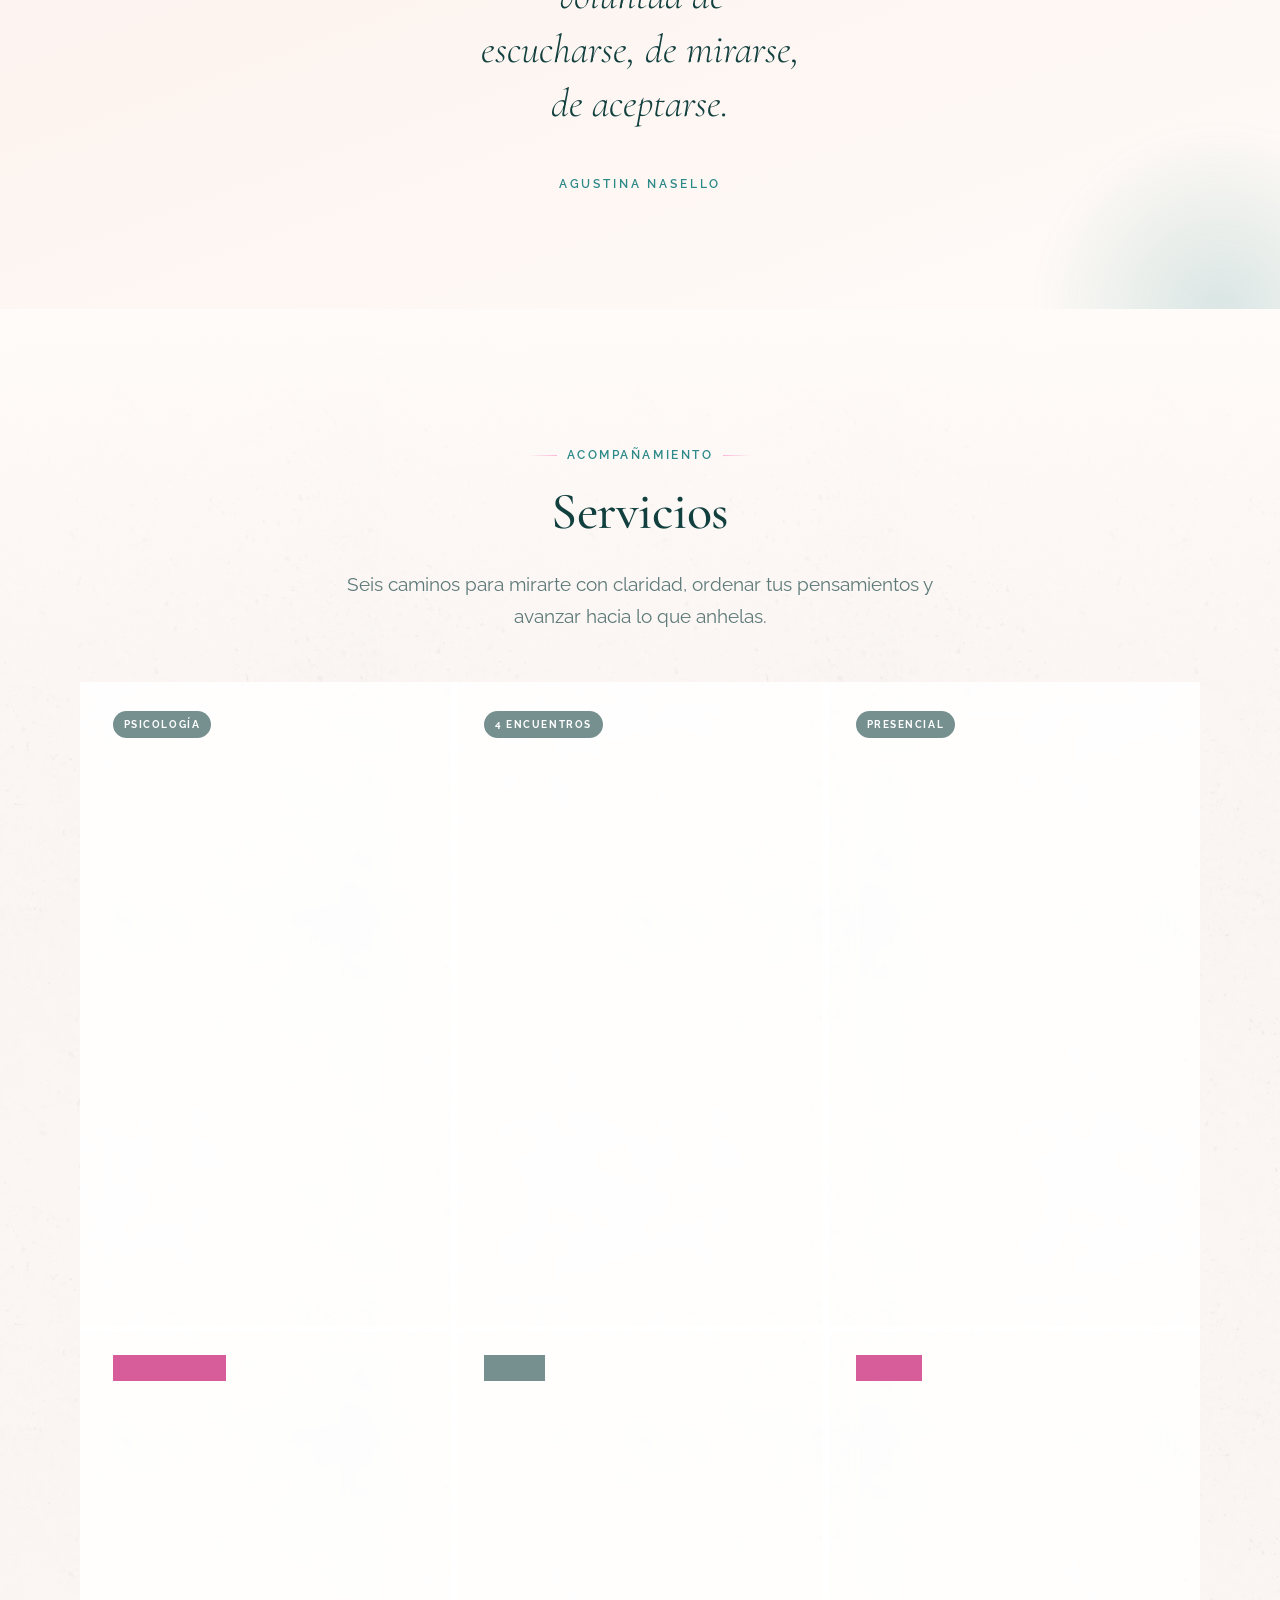
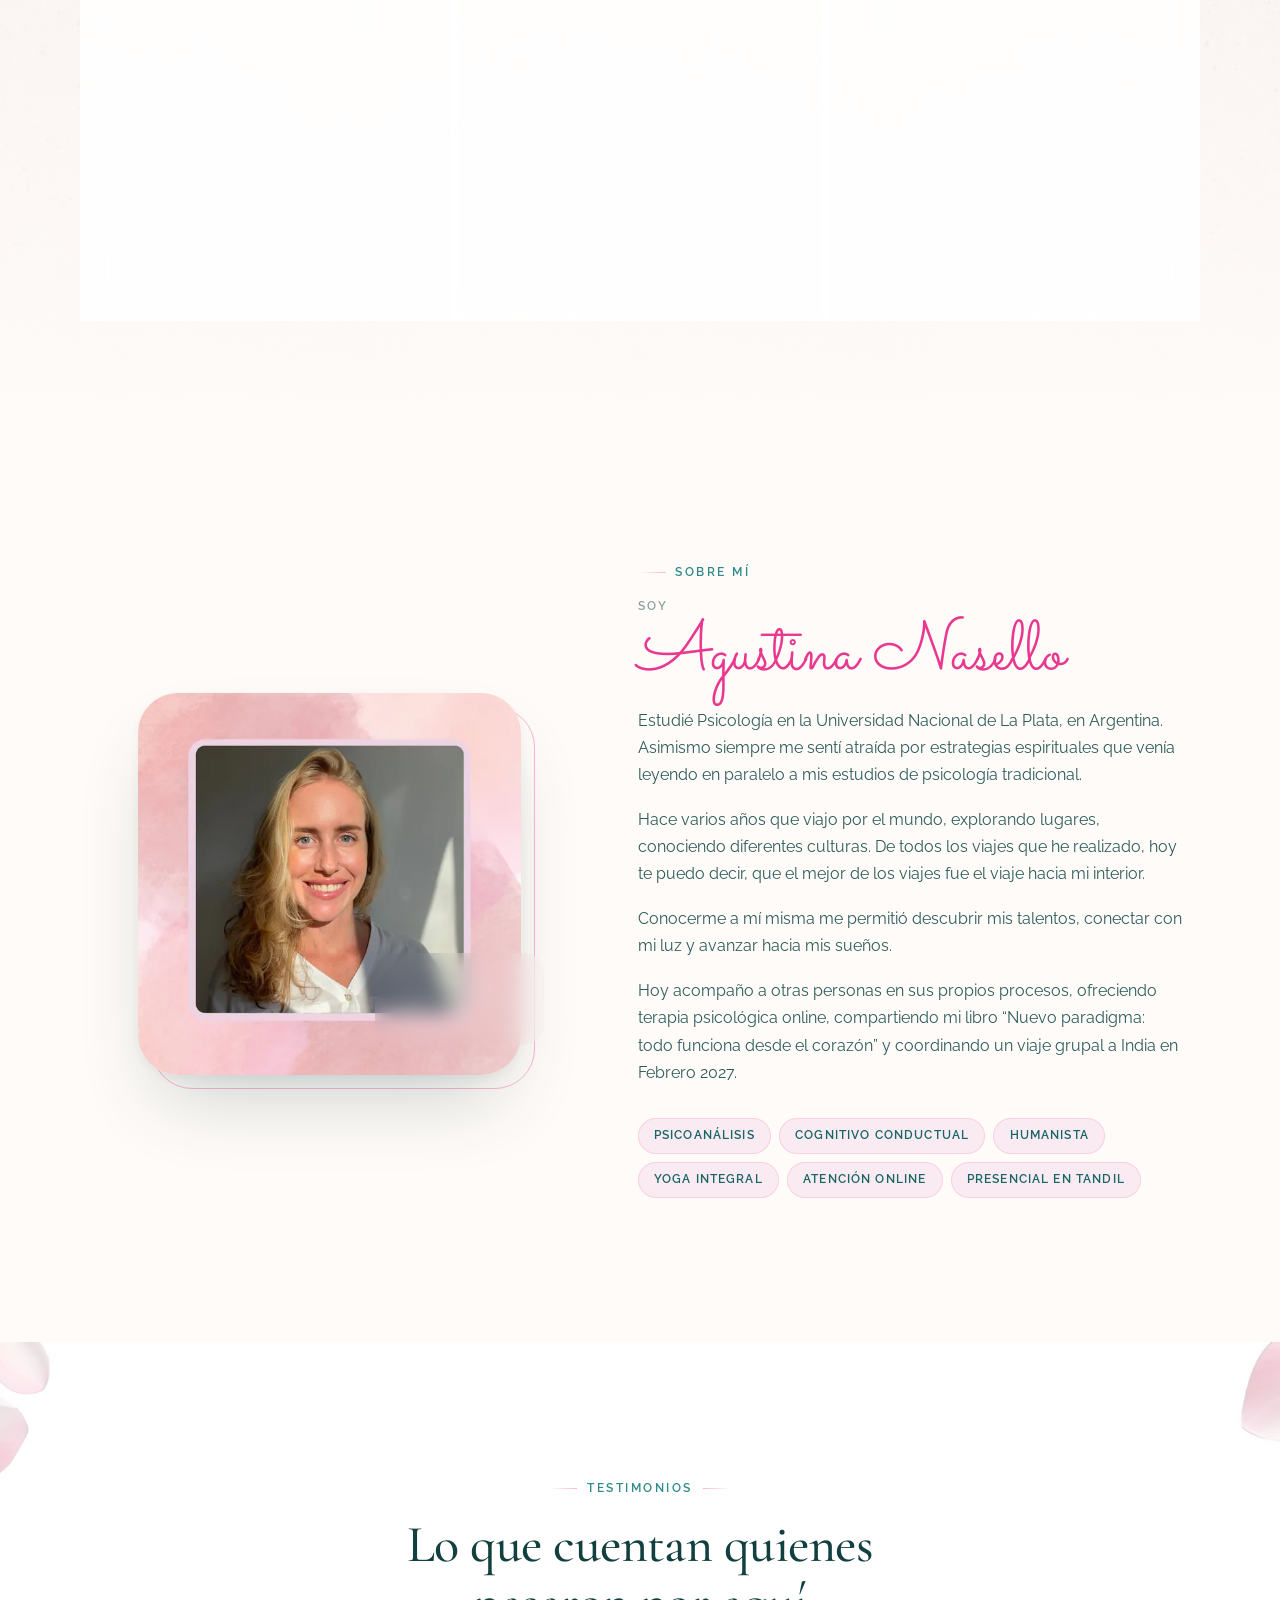
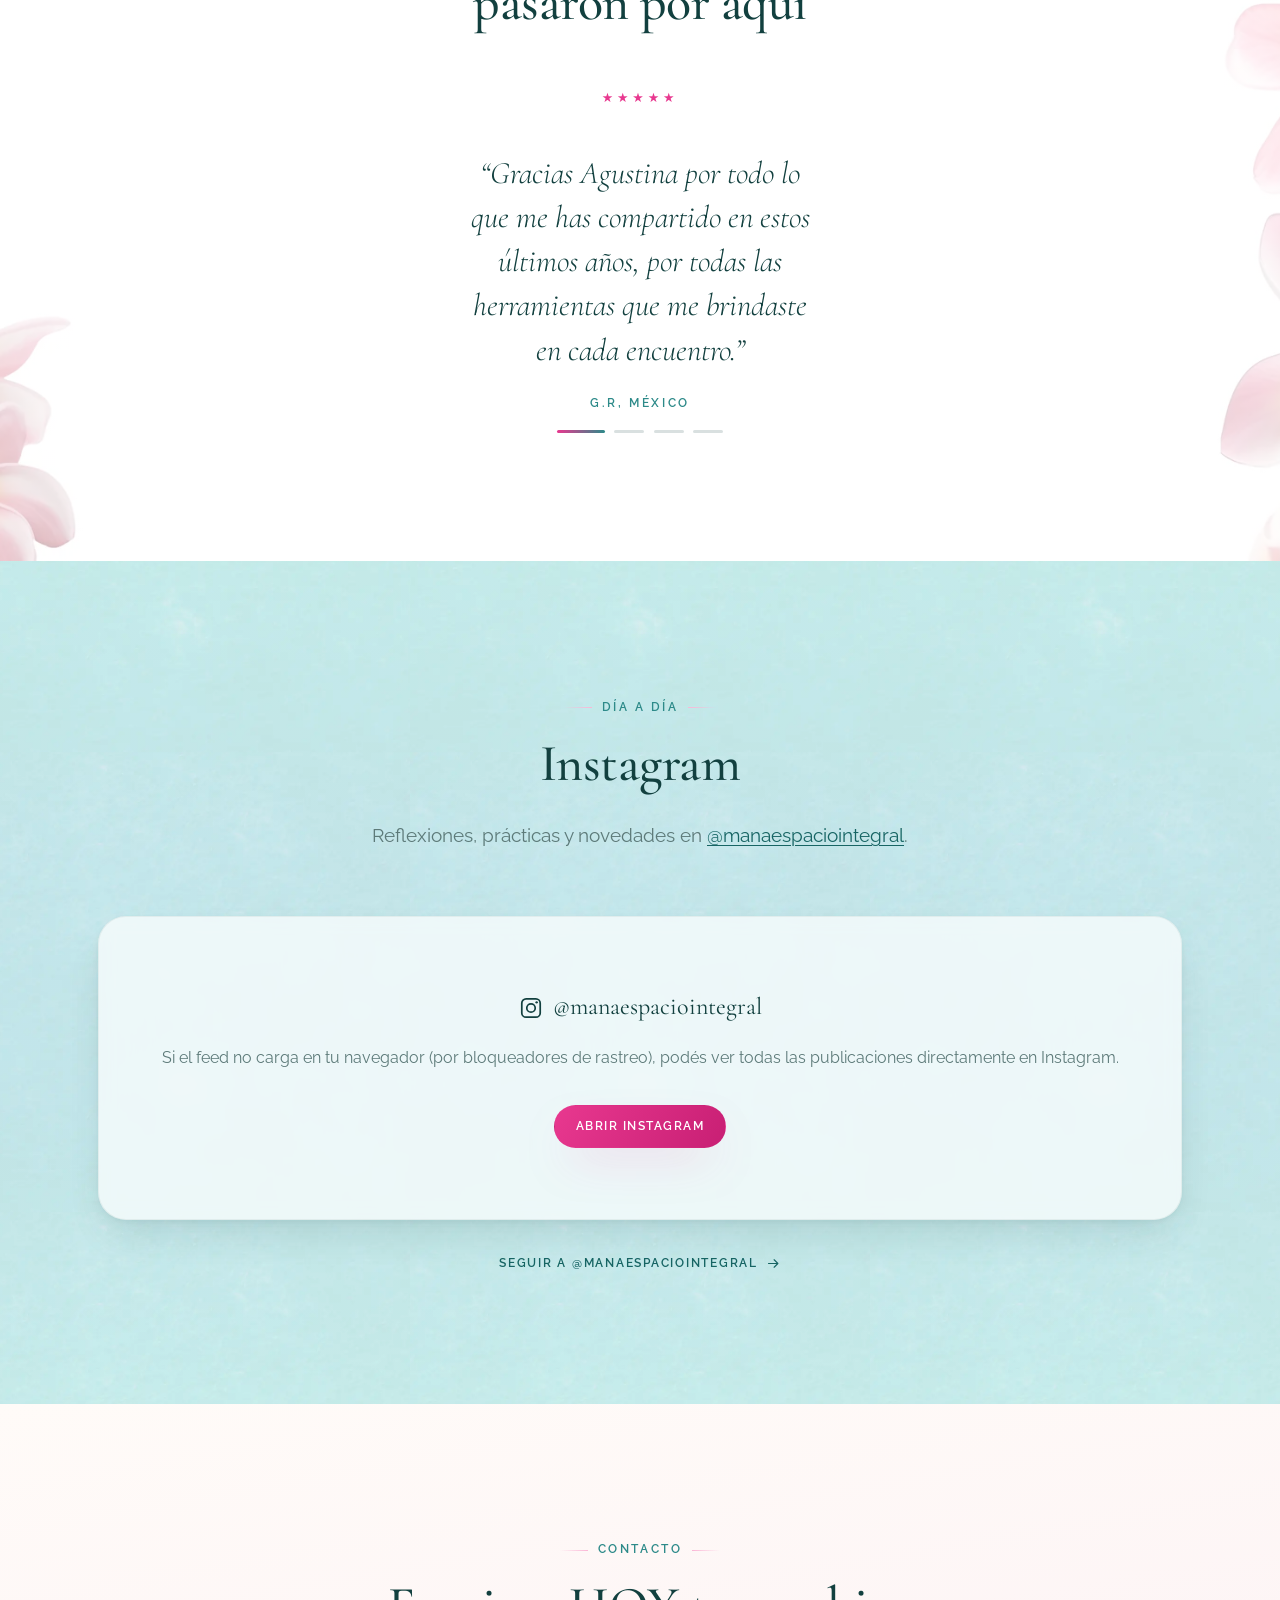
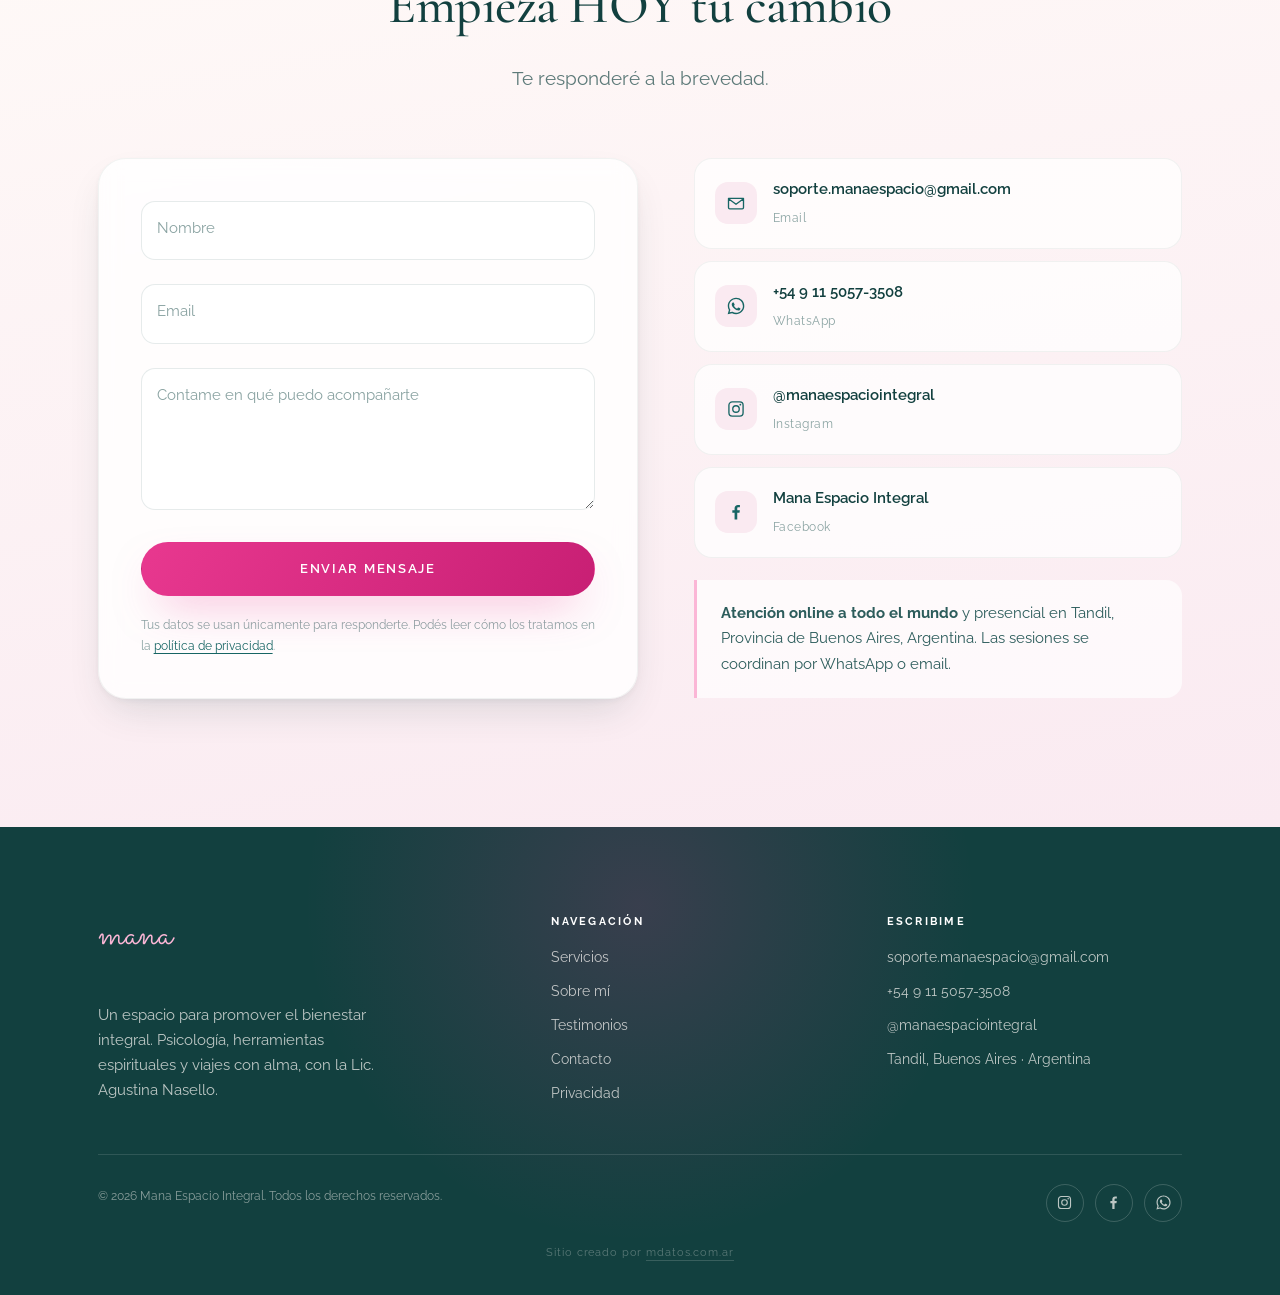
<file: testimonios/index.html>
<!DOCTYPE html>
<html lang="es">
<head>
<meta charset="UTF-8" />
<meta name="viewport" content="width=device-width, initial-scale=1" />
<title>Testimonios — Mana Espacio Integral</title>
<meta name="robots" content="noindex, follow" />
<link rel="canonical" href="https://manaespacio.com/#testimonios" />
<meta http-equiv="refresh" content="0; url=../#testimonios" />
<style>
  body {
    margin:0; min-height:100svh; display:grid; place-items:center;
    font:400 16px/1.7 "Raleway",ui-sans-serif,system-ui,-apple-system,sans-serif;
    color:#2c5c5b; background:#fffbf8; text-align:center; padding:2rem;
  }
  a { color:#176564; }
</style>
</head>
<body>
  <p>Esta página se mudó.<br />Te llevamos a <a href="../#testimonios">Testimonios</a>…</p>
  <script>location.replace("../#testimonios");</script>
</body>
</html>
</file>
<file: assets/css/styles.css>
/* =========================================================
   Mana · Espacio Integral — sistema de diseño
   Paleta tomada del logo: hibisco #F850A8 · turquesa #409898
   ========================================================= */

:root {
  /* Superficies */
  --cream:      #fffbf8;
  --shell:      #fdf4f0;
  --blush:      #faeaf1;
  --petal:      #f7d8e6;
  --white:      #ffffff;

  /* Tinta */
  --ink:        #12403f;
  --ink-2:      #2c5c5b;
  --ink-soft:   #5d7a79;
  --ink-faint:  #8aa3a2;

  /* Marca */
  --teal:       #2d8a89;
  --teal-deep:  #176564;
  --teal-glow:  rgba(45, 138, 137, .18);
  --pink:       #e8388f;
  --pink-deep:  #c81f74;
  --pink-soft:  #fbb6d6;
  --pink-glow:  rgba(232, 56, 143, .16);

  /* Líneas y sombras */
  --line:       rgba(18, 64, 63, .10);
  --line-soft:  rgba(18, 64, 63, .06);
  --shadow-sm:  0 1px 2px rgba(18, 64, 63, .05), 0 4px 12px rgba(18, 64, 63, .05);
  --shadow-md:  0 2px 6px rgba(18, 64, 63, .05), 0 18px 40px -12px rgba(18, 64, 63, .16);
  --shadow-lg:  0 4px 10px rgba(18, 64, 63, .05), 0 40px 80px -24px rgba(18, 64, 63, .24);
  --shadow-pink:0 20px 45px -18px rgba(232, 56, 143, .55);

  /* Tipografía */
  --font-display: "Cormorant Garamond", "Iowan Old Style", Georgia, serif;
  --font-body:    "Raleway", ui-sans-serif, system-ui, -apple-system, "Segoe UI", sans-serif;
  --font-script:  "Sacramento", "Segoe Script", cursive;

  /* Ritmo */
  --gutter: clamp(1.25rem, 5vw, 3rem);
  --measure: 1180px;
  --measure-narrow: 720px;
  --radius-sm: 10px;
  --radius:    18px;
  --radius-lg: 28px;
  --radius-xl: 40px;

  /* Movimiento */
  --ease-out: cubic-bezier(.22, 1, .36, 1);
  --ease-soft: cubic-bezier(.4, 0, .2, 1);
  --header-h: 76px;

  color-scheme: light;
}

/* ---------- Reset ---------- */
*, *::before, *::after { box-sizing: border-box; }

html {
  -webkit-text-size-adjust: 100%;
  scroll-behavior: smooth;
  scroll-padding-top: calc(var(--header-h) + 18px);
  /* `clip` recorta sin crear contenedor de scroll (a diferencia de `hidden`),
     así el cajón de navegación cerrado, que vive fuera del viewport, no
     ensancha la página. */
  overflow-x: clip;
}

body {
  margin: 0;
  font-family: var(--font-body);
  font-size: 1rem;
  font-weight: 400;
  line-height: 1.7;
  color: var(--ink-2);
  background: var(--cream);
  overflow-x: hidden;
  -webkit-font-smoothing: antialiased;
  text-rendering: optimizeLegibility;
}

img, svg, video { display: block; max-width: 100%; height: auto; }
button, input, textarea, select { font: inherit; color: inherit; }
a { color: var(--teal-deep); text-decoration-thickness: 1px; text-underline-offset: 3px; }

h1, h2, h3, h4 {
  font-family: var(--font-display);
  font-weight: 500;
  color: var(--ink);
  line-height: 1.12;
  letter-spacing: -.01em;
  margin: 0 0 .5em;
  text-wrap: balance;
}

h1 { font-size: clamp(2.6rem, 6.4vw, 4.6rem); }
h2 { font-size: clamp(2.05rem, 4.6vw, 3.25rem); }
h3 { font-size: clamp(1.28rem, 2.1vw, 1.6rem); }
p  { margin: 0 0 1.1em; text-wrap: pretty; }
p:last-child { margin-bottom: 0; }

::selection { background: var(--petal); color: var(--ink); }

:where(a, button, summary, input, textarea, [tabindex]):focus-visible {
  outline: 2px solid var(--pink);
  outline-offset: 3px;
  border-radius: 6px;
}

/* ---------- Utilidades ---------- */
.wrap { width: 100%; max-width: var(--measure); margin-inline: auto; padding-inline: var(--gutter); }
.narrow { max-width: var(--measure-narrow); }
.skip-link {
  position: absolute; left: 12px; top: -80px; z-index: 2000;
  background: var(--ink); color: #fff; padding: .7rem 1.1rem;
  border-radius: 0 0 12px 12px; transition: top .25s var(--ease-out);
}
.skip-link:focus-visible { top: 0; }
.visually-hidden {
  position: absolute !important; width: 1px; height: 1px;
  padding: 0; margin: -1px; overflow: hidden; clip-path: inset(50%); white-space: nowrap;
}

.eyebrow {
  display: inline-flex; align-items: center; gap: .6rem;
  font-family: var(--font-body);
  font-size: .72rem; font-weight: 600; letter-spacing: .22em; text-transform: uppercase;
  color: var(--teal); margin: 0 0 1.1rem;
}
.eyebrow::before {
  content: ""; width: 28px; height: 1px;
  background: linear-gradient(90deg, transparent, var(--pink-soft));
}
.eyebrow--center { justify-content: center; }
.eyebrow--center::after {
  content: ""; width: 28px; height: 1px;
  background: linear-gradient(90deg, var(--pink-soft), transparent);
}

.section { position: relative; padding: clamp(4.5rem, 10vw, 8.5rem) 0; }
.section-head { max-width: 640px; margin-bottom: clamp(2.5rem, 5vw, 4rem); }
.section-head--center { margin-inline: auto; text-align: center; }
.lede { font-size: clamp(1.05rem, 1.6vw, 1.2rem); color: var(--ink-soft); }

.script { font-family: var(--font-script); color: var(--teal); line-height: 1; }

/* ---------- Botones ---------- */
.btn {
  --btn-bg: var(--ink);
  --btn-fg: #fff;
  position: relative; isolation: isolate;
  display: inline-flex; align-items: center; justify-content: center; gap: .6rem;
  padding: .95rem 1.9rem;
  border: 1px solid transparent; border-radius: 999px;
  background: var(--btn-bg); color: var(--btn-fg);
  font-size: .82rem; font-weight: 600; letter-spacing: .13em; text-transform: uppercase;
  text-decoration: none; cursor: pointer; overflow: hidden;
  transition: transform .45s var(--ease-out), box-shadow .45s var(--ease-out), color .3s var(--ease-soft);
}
.btn::after {
  content: ""; position: absolute; inset: 0; z-index: -1;
  background: linear-gradient(120deg, var(--pink), var(--pink-deep));
  transform: translateY(101%);
  transition: transform .5s var(--ease-out);
}
.btn:hover, .btn:focus-visible { transform: translateY(-3px); box-shadow: var(--shadow-pink); color: #fff; }
.btn:hover::after, .btn:focus-visible::after { transform: translateY(0); }
.btn:active { transform: translateY(-1px); }

.btn--pink { --btn-bg: linear-gradient(120deg, var(--pink), var(--pink-deep)); box-shadow: var(--shadow-pink); }
.btn--pink::after { background: linear-gradient(120deg, var(--teal), var(--teal-deep)); }

.btn--ghost {
  --btn-bg: transparent; --btn-fg: var(--ink);
  border-color: rgba(18, 64, 63, .22);
  backdrop-filter: blur(6px);
}
.btn--ghost:hover, .btn--ghost:focus-visible { border-color: transparent; }

.btn--sm { padding: .68rem 1.3rem; font-size: .72rem; }

.link-arrow {
  display: inline-flex; align-items: center; gap: .5rem;
  font-size: .78rem; font-weight: 600; letter-spacing: .14em; text-transform: uppercase;
  color: var(--teal-deep); text-decoration: none;
}
.link-arrow svg { transition: transform .4s var(--ease-out); }
.link-arrow:hover svg, .link-arrow:focus-visible svg { transform: translateX(5px); }

/* =========================================================
   Header
   ========================================================= */
.site-header {
  position: fixed; inset: 0 0 auto; z-index: 900;
  height: var(--header-h);
  display: flex; align-items: center;
  transition: background .45s var(--ease-soft), box-shadow .45s var(--ease-soft), height .45s var(--ease-soft);
}
.site-header::before {
  content: ""; position: absolute; inset: 0; z-index: -1;
  background: rgba(255, 251, 248, .78);
  backdrop-filter: blur(16px) saturate(1.3);
  -webkit-backdrop-filter: blur(16px) saturate(1.3);
  opacity: 0; transition: opacity .45s var(--ease-soft);
}
.site-header.is-stuck { height: 64px; box-shadow: 0 1px 0 var(--line-soft), 0 12px 30px -20px rgba(18,64,63,.4); }
.site-header.is-stuck::before { opacity: 1; }

.header-inner {
  width: 100%; max-width: var(--measure); margin-inline: auto;
  padding-inline: var(--gutter);
  display: flex; align-items: center; justify-content: space-between; gap: 1rem;
}

.brand { display: inline-flex; align-items: center; gap: .7rem; text-decoration: none; }
.brand img {
  width: 42px; height: 42px;
  transition: transform .5s var(--ease-out);
}
.brand:hover img { transform: rotate(-6deg) scale(1.06); }
.brand-name {
  display: flex; flex-direction: column; justify-content: center; line-height: 1;
  /* Sacramento reserva mucho aire por encima de la equis, así que la caja del
     texto queda ~5 px por debajo del centro óptico de la flor. Medido sobre el
     render real y compensado aquí para que el conjunto quede alineado. */
  transform: translateY(-.336em);
}
.brand-name b {
  font-family: var(--font-script); font-size: 1.7rem; font-weight: 400;
  color: var(--teal-deep); letter-spacing: .02em;
}
.brand-name span {
  font-size: .57rem; font-weight: 600; letter-spacing: .28em; text-transform: uppercase;
  color: var(--ink-faint);
}

.nav { display: flex; align-items: center; gap: clamp(1rem, 2.4vw, 2rem); }
.nav a {
  position: relative; font-size: .82rem; font-weight: 500; letter-spacing: .06em;
  color: var(--ink-2); text-decoration: none; padding: .35rem 0;
  transition: color .3s var(--ease-soft);
}
.nav a::after {
  content: ""; position: absolute; left: 0; bottom: 0; width: 100%; height: 1px;
  background: linear-gradient(90deg, var(--pink), var(--teal));
  transform: scaleX(0); transform-origin: right;
  transition: transform .45s var(--ease-out);
}
.nav a:hover, .nav a:focus-visible, .nav a[aria-current="true"] { color: var(--ink); }
.nav a:hover::after, .nav a:focus-visible::after, .nav a[aria-current="true"]::after { transform: scaleX(1); transform-origin: left; }

.header-cta { display: inline-flex; }
.nav > .btn { display: none; }

.nav-toggle {
  display: none; width: 44px; height: 44px; padding: 0;
  border: 1px solid var(--line); border-radius: 50%;
  background: rgba(255,255,255,.7); cursor: pointer;
  align-items: center; justify-content: center;
}
.nav-toggle span {
  display: block; width: 18px; height: 1.5px; background: var(--ink); border-radius: 2px;
  position: relative; transition: background .2s var(--ease-soft);
}
.nav-toggle span::before, .nav-toggle span::after {
  content: ""; position: absolute; left: 0; width: 18px; height: 1.5px;
  background: var(--ink); border-radius: 2px;
  transition: transform .4s var(--ease-out), top .3s var(--ease-out);
}
.nav-toggle span::before { top: -6px; }
.nav-toggle span::after  { top: 6px; }
.nav-toggle[aria-expanded="true"] span { background: transparent; }
.nav-toggle[aria-expanded="true"] span::before { top: 0; transform: rotate(45deg); }
.nav-toggle[aria-expanded="true"] span::after  { top: 0; transform: rotate(-45deg); }

/* Barra de progreso de lectura */
.scroll-bar {
  position: fixed; top: 0; left: 0; z-index: 950; height: 2px; width: 100%;
  transform: scaleX(var(--progress, 0)); transform-origin: left;
  background: linear-gradient(90deg, var(--teal), var(--pink));
}

/* =========================================================
   Hero
   ========================================================= */
.hero {
  position: relative;
  min-height: min(100svh, 940px);
  /* Fila 1: el contenido, centrado en el espacio sobrante.
     Fila 2: el indicador de scroll, siempre debajo y nunca encima. */
  display: grid;
  grid-template-rows: 1fr auto;
  justify-items: center;
  row-gap: clamp(1.75rem, 4vh, 3rem);
  padding: calc(var(--header-h) + 2.5rem) 0 clamp(1.75rem, 4vh, 2.75rem);
  overflow: hidden;
  isolation: isolate;
}
.hero-bg {
  position: absolute; inset: -12% 0 0; z-index: -3;
  background: url("../../images/hero.webp") center 40% / cover no-repeat, var(--blush);
  will-change: transform;
}
.hero::before {
  content: ""; position: absolute; inset: 0; z-index: -2;
  background:
    radial-gradient(120% 75% at 50% 18%, rgba(255,251,248,.10) 0%, rgba(255,251,248,.52) 55%, rgba(255,251,248,.9) 100%),
    linear-gradient(180deg, rgba(255,251,248,.35) 0%, transparent 28%, rgba(255,251,248,.96) 100%);
}
.hero-content { position: relative; align-self: center; text-align: center; max-width: 900px; }

.hero-mark {
  width: clamp(150px, 20vw, 230px); margin: 0 auto 1.6rem;
  filter: drop-shadow(0 16px 32px rgba(18, 64, 63, .16));
  animation: float-soft 7s var(--ease-soft) infinite;
}
.hero h1 {
  font-weight: 300; font-style: italic;
  color: var(--ink);
  text-shadow: 0 1px 24px rgba(255, 251, 248, .8);
  margin-bottom: .55em;
}
.hero h1 em { font-style: italic; color: var(--teal-deep); }
.hero-sub {
  max-width: 43ch; margin: 0 auto 2.4rem;
  font-size: clamp(1.02rem, 1.7vw, 1.18rem); color: var(--ink-2);
}
.hero-actions { display: flex; flex-wrap: wrap; gap: .9rem; justify-content: center; }

.hero-scroll {
  display: inline-flex; flex-direction: column; align-items: center; gap: .55rem;
  font-size: .62rem; font-weight: 600; letter-spacing: .26em; text-transform: uppercase;
  color: var(--ink-faint); text-decoration: none;
}
.hero-scroll i {
  display: block; width: 1px; height: 44px;
  background: linear-gradient(180deg, var(--pink-soft), transparent);
  position: relative; overflow: hidden;
}
.hero-scroll i::after {
  content: ""; position: absolute; inset: 0; background: var(--teal);
  animation: scroll-cue 2.4s var(--ease-soft) infinite;
}

/* Pétalos flotantes */
.petals { position: absolute; inset: 0; z-index: -1; pointer-events: none; overflow: hidden; }
.petal {
  position: absolute; width: 10px; height: 10px; border-radius: 60% 0 60% 0;
  background: radial-gradient(circle at 30% 30%, var(--pink-soft), rgba(232,56,143,.28));
  opacity: 0; animation: petal-fall linear infinite;
}

@keyframes petal-fall {
  0%   { transform: translate3d(0, -12vh, 0) rotate(0deg) scale(.8); opacity: 0; }
  12%  { opacity: .75; }
  85%  { opacity: .45; }
  100% { transform: translate3d(var(--drift, 60px), 108vh, 0) rotate(520deg) scale(1.1); opacity: 0; }
}
@keyframes float-soft {
  0%, 100% { transform: translateY(0); }
  50%      { transform: translateY(-12px); }
}
@keyframes scroll-cue {
  0%   { transform: translateY(-100%); }
  55%  { transform: translateY(0); }
  100% { transform: translateY(100%); }
}

/* =========================================================
   Cita "brillo propio"
   ========================================================= */
.quote {
  position: relative; overflow: hidden;
  background: linear-gradient(160deg, var(--blush), var(--shell) 55%, var(--cream));
  padding: clamp(4.5rem, 9vw, 7.5rem) 0;
  text-align: center;
}
.quote::before,
.quote::after {
  content: ""; position: absolute; width: 380px; height: 380px; border-radius: 50%;
  background: radial-gradient(circle, var(--pink-glow), transparent 68%);
  filter: blur(10px);
}
.quote::before { top: -160px; left: -120px; }
.quote::after  { bottom: -190px; right: -130px; background: radial-gradient(circle, var(--teal-glow), transparent 68%); }

.quote-mark {
  font-family: var(--font-display); font-size: 6rem; line-height: .6;
  color: var(--pink-soft); display: block; margin-bottom: .4rem;
}
.quote blockquote { margin: 0; }
.quote p {
  font-family: var(--font-display);
  font-size: clamp(1.5rem, 3.4vw, 2.5rem);
  font-weight: 300; font-style: italic; line-height: 1.34;
  color: var(--ink);
  max-width: 19ch; margin-inline: auto;
}
/* Revelado palabra por palabra */
.word { display: inline-block; opacity: .16; transition: opacity .5s var(--ease-soft), transform .5s var(--ease-out); transform: translateY(6px); }
.word.is-lit { opacity: 1; transform: none; }
.quote cite {
  display: block; margin-top: 2rem; font-style: normal;
  font-size: .74rem; font-weight: 600; letter-spacing: .24em; text-transform: uppercase; color: var(--teal);
}

/* =========================================================
   Sobre mí
   ========================================================= */
.about { background: var(--cream); }
.about-grid {
  display: grid; gap: clamp(2.5rem, 6vw, 5rem);
  grid-template-columns: minmax(0, .85fr) minmax(0, 1fr);
  align-items: center;
}
.about-figure { position: relative; }
.about-figure img {
  width: 100%; border-radius: var(--radius-xl);
  box-shadow: var(--shadow-lg);
  position: relative; z-index: 1;
}
.about-figure::before {
  content: ""; position: absolute; inset: 14px -14px -14px 14px;
  border: 1px solid var(--pink-soft); border-radius: var(--radius-xl);
  z-index: 0;
}
.about-badge {
  position: absolute; z-index: 2; right: -6%; bottom: 8%;
  background: rgba(255, 255, 255, .92);
  backdrop-filter: blur(10px);
  border: 1px solid var(--line-soft); border-radius: 20px;
  padding: 1rem 1.25rem; box-shadow: var(--shadow-md);
  text-align: center; min-width: 148px;
}
.about-badge b { display: block; font-family: var(--font-display); font-size: 1.9rem; color: var(--teal-deep); line-height: 1; }
.about-badge span { font-size: .64rem; font-weight: 600; letter-spacing: .16em; text-transform: uppercase; color: var(--ink-faint); }

.about-title { display: block; margin-bottom: .35em; }
.about-title .soy {
  display: block; font-family: var(--font-body);
  font-size: .72rem; font-weight: 600; letter-spacing: .24em; text-transform: uppercase;
  color: var(--ink-faint); margin-bottom: .55rem;
}
.about-title .about-name {
  display: block; font-family: var(--font-script); font-weight: 400;
  font-size: clamp(2.5rem, 11vw, 4.4rem); color: var(--pink); line-height: .95;
}

.chips { display: flex; flex-wrap: wrap; gap: .5rem; margin-top: 2rem; padding: 0; list-style: none; }
.chips li {
  font-size: .72rem; font-weight: 600; letter-spacing: .1em; text-transform: uppercase;
  color: var(--teal-deep);
  background: var(--blush); border: 1px solid rgba(232,56,143,.14);
  padding: .45rem .95rem; border-radius: 999px;
}

/* =========================================================
   Servicios
   ========================================================= */
.services {
  position: relative;
  background: var(--shell) url("../../images/papel.webp") center / 520px repeat;
}
.services::before {
  content: ""; position: absolute; inset: 0;
  background: linear-gradient(180deg, var(--cream), rgba(253,244,240,.55) 22%, rgba(253,244,240,.55) 78%, var(--cream));
  pointer-events: none;
}
.services > * { position: relative; }

.cards {
  display: grid; gap: clamp(1.25rem, 2.4vw, 1.9rem);
  grid-template-columns: repeat(auto-fit, minmax(min(305px, 100%), 1fr));
}
.card {
  display: flex; flex-direction: column;
  background: rgba(255, 255, 255, .84);
  backdrop-filter: blur(8px);
  border: 1px solid var(--line-soft);
  border-radius: var(--radius-lg);
  overflow: hidden;
  box-shadow: var(--shadow-sm);
  transition: transform .55s var(--ease-out), box-shadow .55s var(--ease-out), border-color .4s var(--ease-soft);
}
.card:hover, .card:focus-within {
  transform: translateY(-8px);
  box-shadow: var(--shadow-lg);
  border-color: rgba(232, 56, 143, .22);
}
.card-media { position: relative; aspect-ratio: 2 / 1; overflow: hidden; background: var(--blush); }
.card-media img {
  width: 100%; height: 100%; object-fit: cover;
  transition: transform .9s var(--ease-out), filter .6s var(--ease-soft);
}
.card:hover .card-media img { transform: scale(1.07); }
.card-media::after {
  content: ""; position: absolute; inset: 0;
  background: linear-gradient(180deg, transparent 45%, rgba(255,255,255,.55));
}
.card-tag {
  position: absolute; z-index: 2; top: .85rem; left: .85rem;
  font-size: .6rem; font-weight: 700; letter-spacing: .16em; text-transform: uppercase;
  color: var(--white); background: rgba(18, 64, 63, .58);
  backdrop-filter: blur(6px);
  padding: .32rem .7rem; border-radius: 999px;
}
.card-tag--pink { background: rgba(200, 31, 116, .72); }

.card-body { display: flex; flex-direction: column; flex: 1; padding: 1.5rem 1.6rem 1.7rem; }
.card-body h3 { margin-bottom: .55rem; }
.card-summary { font-size: .95rem; color: var(--ink-soft); }

.card-more {
  display: grid; grid-template-rows: 0fr;
  transition: grid-template-rows .6s var(--ease-out);
}
.card-more > div { overflow: hidden; }
.card.is-open .card-more { grid-template-rows: 1fr; }
.card-more p {
  font-size: .92rem; color: var(--ink-soft);
  padding-top: 1rem; margin-top: .6rem;
  border-top: 1px solid var(--line-soft);
}
.card-actions { margin-top: auto; padding-top: 1.35rem; }
.card-toggle {
  display: inline-flex; align-items: center; gap: .5rem;
  background: none; border: 0; padding: 0; cursor: pointer;
  font-size: .75rem; font-weight: 700; letter-spacing: .14em; text-transform: uppercase;
  color: var(--pink-deep);
}
.card-toggle svg { transition: transform .45s var(--ease-out); }
.card.is-open .card-toggle svg { transform: rotate(180deg); }
.card-toggle .label-close { display: none; }
.card.is-open .card-toggle .label-open  { display: none; }
.card.is-open .card-toggle .label-close { display: inline; }

/* =========================================================
   Testimonios
   ========================================================= */
.testimonials {
  position: relative; overflow: hidden;
  background: var(--white) url("../../images/flores.webp") center / cover no-repeat;
  text-align: center;
}
.testimonials::before {
  content: ""; position: absolute; inset: 0;
  background: radial-gradient(70% 60% at 50% 50%, rgba(255,255,255,.94) 40%, rgba(255,255,255,.72));
}
.testimonials > * { position: relative; }

.t-stage { position: relative; min-height: 310px; max-width: 760px; margin: 0 auto; }
.t-slide {
  position: absolute; inset: 0;
  display: flex; flex-direction: column; justify-content: center; align-items: center;
  opacity: 0; transform: translateY(18px) scale(.985);
  transition: opacity .8s var(--ease-soft), transform .8s var(--ease-out);
  pointer-events: none;
}
.t-slide.is-active { opacity: 1; transform: none; pointer-events: auto; }
.t-slide p {
  font-family: var(--font-display); font-style: italic; font-weight: 300;
  font-size: clamp(1.28rem, 2.7vw, 1.95rem); line-height: 1.42; color: var(--ink);
  max-width: 26ch;
}
.t-slide cite {
  font-style: normal; font-size: .74rem; font-weight: 600;
  letter-spacing: .22em; text-transform: uppercase; color: var(--teal);
  margin-top: 1.4rem;
}
.t-stars { color: var(--pink); letter-spacing: .3em; font-size: .8rem; margin-bottom: 1.6rem; }

.t-dots { display: flex; gap: .6rem; justify-content: center; margin-top: 1.5rem; }
.t-dots button {
  width: 30px; height: 3px; padding: 0; border: 0; cursor: pointer; border-radius: 99px;
  background: rgba(18, 64, 63, .16);
  transition: background .4s var(--ease-soft), width .4s var(--ease-out);
}
.t-dots button[aria-selected="true"] { background: linear-gradient(90deg, var(--pink), var(--teal)); width: 48px; }

/* =========================================================
   Instagram
   ========================================================= */
.instagram { position: relative; background: var(--cream); }
.instagram::before {
  content: ""; position: absolute; inset: 0;
  background:
    linear-gradient(180deg, var(--cream), rgba(250,234,241,.5) 35%, rgba(250,234,241,.5) 65%, var(--cream)),
    url("../../images/papel-ig.webp") center / 460px repeat;
  background-blend-mode: multiply, normal;
  opacity: .9;
}
.instagram > * { position: relative; }

.ig-frame {
  border-radius: var(--radius-lg);
  border: 1px solid var(--line-soft);
  background: rgba(255,255,255,.7);
  backdrop-filter: blur(8px);
  box-shadow: var(--shadow-md);
  padding: clamp(.75rem, 2vw, 1.4rem);
  min-height: 260px;
  overflow: hidden;
}
.ig-fallback {
  display: flex; flex-direction: column; align-items: center; justify-content: center; gap: 1rem;
  text-align: center; padding: 3rem 1.5rem; color: var(--ink-soft);
}
.ig-handle {
  display: inline-flex; align-items: center; gap: .6rem;
  font-family: var(--font-display); font-size: 1.5rem; color: var(--ink); text-decoration: none;
}

/* =========================================================
   Contacto
   ========================================================= */
.contact { background: linear-gradient(170deg, var(--cream) 0%, var(--blush) 100%); }
.contact-grid {
  display: grid; gap: clamp(2rem, 5vw, 3.5rem);
  grid-template-columns: minmax(0, 1.05fr) minmax(0, .95fr);
  align-items: start;
}
.form-card {
  background: rgba(255,255,255,.82);
  backdrop-filter: blur(10px);
  border: 1px solid var(--line-soft);
  border-radius: var(--radius-lg);
  box-shadow: var(--shadow-md);
  padding: clamp(1.6rem, 3.4vw, 2.6rem);
}
.field { position: relative; margin-bottom: 1.5rem; }
.field input, .field textarea {
  width: 100%; padding: 1.35rem 1rem .6rem;
  background: rgba(255,255,255,.75);
  border: 1px solid var(--line);
  border-radius: 14px;
  font-size: .96rem; color: var(--ink);
  transition: border-color .3s var(--ease-soft), box-shadow .3s var(--ease-soft), background .3s var(--ease-soft);
}
.field textarea { min-height: 142px; resize: vertical; }
.field label {
  position: absolute; left: 1rem; top: .95rem;
  font-size: .95rem; color: var(--ink-faint); pointer-events: none;
  transition: transform .3s var(--ease-out), font-size .3s var(--ease-out), color .3s var(--ease-soft);
  transform-origin: left top;
}
.field input:focus, .field textarea:focus {
  outline: none; border-color: var(--teal);
  background: #fff;
  box-shadow: 0 0 0 4px var(--teal-glow);
}
.field input:focus + label,
.field textarea:focus + label,
.field input:not(:placeholder-shown) + label,
.field textarea:not(:placeholder-shown) + label {
  transform: translateY(-.62rem) scale(.76);
  color: var(--teal-deep);
}
.form-note { font-size: .78rem; color: var(--ink-faint); margin-top: 1.1rem; }

.contact-list { list-style: none; margin: 0; padding: 0; display: grid; gap: .8rem; }
.contact-list a {
  display: flex; align-items: center; gap: 1rem;
  padding: 1.1rem 1.25rem;
  background: rgba(255,255,255,.72);
  border: 1px solid var(--line-soft); border-radius: 18px;
  text-decoration: none; color: var(--ink);
  transition: transform .45s var(--ease-out), box-shadow .45s var(--ease-out), border-color .3s var(--ease-soft), background .3s var(--ease-soft);
}
.contact-list a:hover, .contact-list a:focus-visible {
  transform: translateX(6px);
  box-shadow: var(--shadow-md);
  border-color: rgba(232, 56, 143, .2);
  background: #fff;
}
.contact-list .ci-icon {
  flex: none; width: 42px; height: 42px; border-radius: 13px;
  display: grid; place-items: center;
  background: var(--blush); color: var(--teal-deep);
}
.contact-list b { display: block; font-weight: 600; font-size: .95rem; }
.contact-list small { color: var(--ink-faint); font-size: .78rem; letter-spacing: .04em; }

/* =========================================================
   Dock social flotante
   ========================================================= */
.dock {
  position: fixed; right: clamp(.8rem, 2vw, 1.5rem); bottom: clamp(.8rem, 2vw, 1.5rem);
  z-index: 800; display: flex; flex-direction: column; gap: .6rem;
  transform: translateX(120%); opacity: 0;
  transition: transform .7s var(--ease-out), opacity .7s var(--ease-out);
}
.dock.is-visible { transform: none; opacity: 1; }
.dock a {
  width: 48px; height: 48px; border-radius: 50%;
  display: grid; place-items: center;
  color: #fff; text-decoration: none;
  box-shadow: var(--shadow-md);
  transition: transform .4s var(--ease-out), box-shadow .4s var(--ease-out);
}
.dock a:hover, .dock a:focus-visible { transform: translateY(-4px) scale(1.07); }
.dock .wa { background: linear-gradient(140deg, #34d17a, #128c4a); }
.dock .em { background: linear-gradient(140deg, var(--teal), var(--teal-deep)); }
.dock .ig { background: linear-gradient(140deg, #f9a03c, #dd2a7b 55%, #8134af); }

/* =========================================================
   Footer
   ========================================================= */
.site-footer {
  background: var(--ink); color: rgba(255, 251, 248, .72);
  padding: clamp(3.5rem, 7vw, 5.5rem) 0 2rem;
  position: relative; overflow: hidden;
}
.site-footer::before {
  content: ""; position: absolute; top: -60%; left: 50%; translate: -50% 0;
  width: 720px; height: 720px; border-radius: 50%;
  background: radial-gradient(circle, rgba(232, 56, 143, .18), transparent 66%);
}
.site-footer > * { position: relative; }
.footer-grid {
  display: grid; gap: 2.5rem;
  grid-template-columns: minmax(0, 1.4fr) repeat(2, minmax(0, 1fr));
  padding-bottom: 3rem;
  border-bottom: 1px solid rgba(255, 251, 248, .12);
}
.site-footer h4 {
  color: #fff; font-family: var(--font-body);
  font-size: .7rem; font-weight: 700; letter-spacing: .2em; text-transform: uppercase;
  margin-bottom: 1.1rem;
}
.site-footer a { color: rgba(255, 251, 248, .72); text-decoration: none; transition: color .3s var(--ease-soft); }
.site-footer a:hover, .site-footer a:focus-visible { color: var(--pink-soft); }
.footer-links { list-style: none; margin: 0; padding: 0; display: grid; gap: .6rem; font-size: .9rem; }
.footer-brand .script { color: var(--pink-soft); font-size: 2.6rem; }
.footer-brand p { font-size: .92rem; max-width: 34ch; }
.footer-bottom {
  display: flex; flex-wrap: wrap; gap: 1rem; justify-content: space-between; align-items: center;
  padding-top: 1.8rem; font-size: .78rem; color: rgba(255, 251, 248, .5);
}

/* Crédito de autoría: deliberadamente discreto — más chico y más tenue que el
   copyright, en su propia línea, y sólo toma color al pasar por encima. */
.footer-credit {
  margin: 1.4rem 0 0;
  text-align: center;
  font-size: .68rem;
  letter-spacing: .08em;
  color: rgba(255, 251, 248, .3);
}
.footer-credit a {
  color: inherit;
  text-decoration: none;
  border-bottom: 1px solid rgba(255, 251, 248, .16);
  padding-bottom: 1px;
  transition: color .35s var(--ease-soft), border-color .35s var(--ease-soft);
}
.footer-credit a:hover,
.footer-credit a:focus-visible {
  color: var(--pink-soft);
  border-color: var(--pink-soft);
}

.footer-social { display: flex; gap: .7rem; }
.footer-social a {
  width: 38px; height: 38px; border-radius: 50%;
  display: grid; place-items: center;
  border: 1px solid rgba(255, 251, 248, .18);
  transition: background .35s var(--ease-soft), border-color .35s var(--ease-soft), transform .35s var(--ease-out);
}
.footer-social a:hover, .footer-social a:focus-visible {
  background: rgba(232, 56, 143, .22); border-color: transparent; transform: translateY(-3px);
}

/* =========================================================
   Páginas interiores (about / contact / privacy / 404)
   ========================================================= */
.page-hero {
  position: relative; overflow: hidden;
  padding: calc(var(--header-h) + clamp(3.5rem, 8vw, 6rem)) 0 clamp(2.5rem, 6vw, 4rem);
  background: linear-gradient(165deg, var(--blush), var(--cream) 70%);
  text-align: center;
}
.page-hero::after {
  content: ""; position: absolute; width: 520px; height: 520px; border-radius: 50%;
  top: -300px; left: 50%; translate: -50% 0;
  background: radial-gradient(circle, var(--pink-glow), transparent 68%);
}
.page-hero > * { position: relative; }
.page-hero h1 { font-weight: 300; font-style: italic; }

.breadcrumb {
  list-style: none; display: flex; flex-wrap: wrap; gap: .5rem; justify-content: center;
  margin: 0 0 1.5rem; padding: 0;
  font-size: .72rem; letter-spacing: .14em; text-transform: uppercase; color: var(--ink-faint);
}
.breadcrumb a { color: var(--teal); text-decoration: none; }
.breadcrumb li + li::before { content: "/"; margin-right: .5rem; color: var(--pink-soft); }

.prose { max-width: 70ch; margin-inline: auto; font-size: 1.02rem; }
.prose h2 { font-size: clamp(1.6rem, 3vw, 2.1rem); margin-top: 2.6em; }
.prose h2:first-child { margin-top: 0; }
.prose h3 { font-size: 1.22rem; margin-top: 2em; }
.prose ul, .prose ol { padding-left: 1.2rem; margin: 0 0 1.4em; }
.prose li { margin-bottom: .55em; }
.prose li::marker { color: var(--pink); }
.prose hr { border: 0; height: 1px; background: var(--line); margin: 3rem 0; }
.prose strong { color: var(--ink); }
.prose .callout {
  background: var(--blush); border-left: 3px solid var(--pink-soft);
  border-radius: 0 16px 16px 0; padding: 1.3rem 1.5rem; margin: 2rem 0;
  font-size: .96rem;
}
.prose dl { margin: 0 0 1.5em; }
.prose dt { font-weight: 700; color: var(--ink); margin-top: 1.1em; }
.prose dd { margin: .2em 0 0; }

.error-code {
  font-family: var(--font-display); font-weight: 300; font-style: italic;
  font-size: clamp(6rem, 22vw, 13rem); line-height: .85;
  background: linear-gradient(120deg, var(--teal), var(--pink));
  -webkit-background-clip: text; background-clip: text; color: transparent;
  margin: 0;
}

/* =========================================================
   Animaciones de entrada
   ========================================================= */
[data-reveal] {
  opacity: 0;
  transform: translateY(28px);
  transition:
    opacity .9s var(--ease-soft) var(--reveal-delay, 0ms),
    transform .9s var(--ease-out) var(--reveal-delay, 0ms),
    filter .9s var(--ease-soft) var(--reveal-delay, 0ms);
  filter: blur(6px);
}
[data-reveal="left"]  { transform: translateX(-34px); }
[data-reveal="right"] { transform: translateX(34px); }
[data-reveal="zoom"]  { transform: scale(.94); }
[data-reveal].is-in { opacity: 1; transform: none; filter: none; }

/* =========================================================
   Responsive
   ========================================================= */
@media (max-width: 1040px) {
  .about-grid { grid-template-columns: 1fr; }
  .about-figure { max-width: 460px; margin-inline: auto; }
  .about-badge { right: 0; }
  .contact-grid { grid-template-columns: 1fr; }
  .footer-grid { grid-template-columns: 1fr 1fr; }
  .footer-brand { grid-column: 1 / -1; }
}

@media (max-width: 860px) {
  .nav-toggle { display: inline-flex; }
  .header-cta { display: none; }
  .nav {
    position: fixed; inset: 0 0 0 auto; width: min(320px, 84vw);
    flex-direction: column; align-items: flex-start; justify-content: center;
    gap: 1.4rem; padding: 2rem var(--gutter);
    background: rgba(255, 251, 248, .97);
    backdrop-filter: blur(20px);
    box-shadow: -20px 0 60px -30px rgba(18, 64, 63, .5);
    transform: translateX(100%);
    visibility: hidden;
    transition: transform .55s var(--ease-out), visibility .55s;
  }
  .nav.is-open { transform: none; visibility: visible; }
  .nav a { font-size: 1.35rem; font-family: var(--font-display); letter-spacing: 0; }
  .nav > .btn { display: inline-flex; margin-top: .5rem; }
  .nav-scrim {
    position: fixed; inset: 0; z-index: 890; /* por debajo de .site-header (900) */
    background: rgba(18, 64, 63, .35);
    backdrop-filter: blur(3px);
    opacity: 0; visibility: hidden;
    transition: opacity .45s var(--ease-soft), visibility .45s;
  }
  .nav-scrim.is-open { opacity: 1; visibility: visible; }
  body.nav-open { overflow: hidden; }
}

/* En pantallas chicas se sirven las variantes ligeras de los fondos grandes */
@media (max-width: 760px) {
  .hero-bg { background-image: url("../../images/hero-sm.webp"); }
  .testimonials { background-image: url("../../images/flores-sm.webp"); }
}

@media (max-width: 620px) {
  :root { --header-h: 66px; }
  .brand img { width: 36px; height: 36px; }
  .brand-name b { font-size: 1.45rem; }
  .hero { min-height: 92svh; }
  .hero-actions .btn { width: 100%; }
  .about-badge { position: static; margin: 1.2rem auto 0; }
  .about-figure::before { display: none; }
  .footer-grid { grid-template-columns: 1fr; }
  .dock a { width: 44px; height: 44px; }
  .t-stage { min-height: 300px; }
}

/* =========================================================
   Accesibilidad — movimiento reducido
   ========================================================= */
@media (prefers-reduced-motion: reduce) {
  html { scroll-behavior: auto; }
  *, *::before, *::after {
    animation-duration: .001ms !important;
    animation-iteration-count: 1 !important;
    transition-duration: .001ms !important;
    scroll-behavior: auto !important;
  }
  [data-reveal] { opacity: 1; transform: none; filter: none; }
  .petals, .hero-scroll i::after { display: none; }
  .word { opacity: 1; transform: none; }
  .dock { transform: none; opacity: 1; }
}

@media print {
  .site-header, .dock, .hero-scroll, .petals, .scroll-bar { display: none !important; }
  body { background: #fff; }
}
</file>
